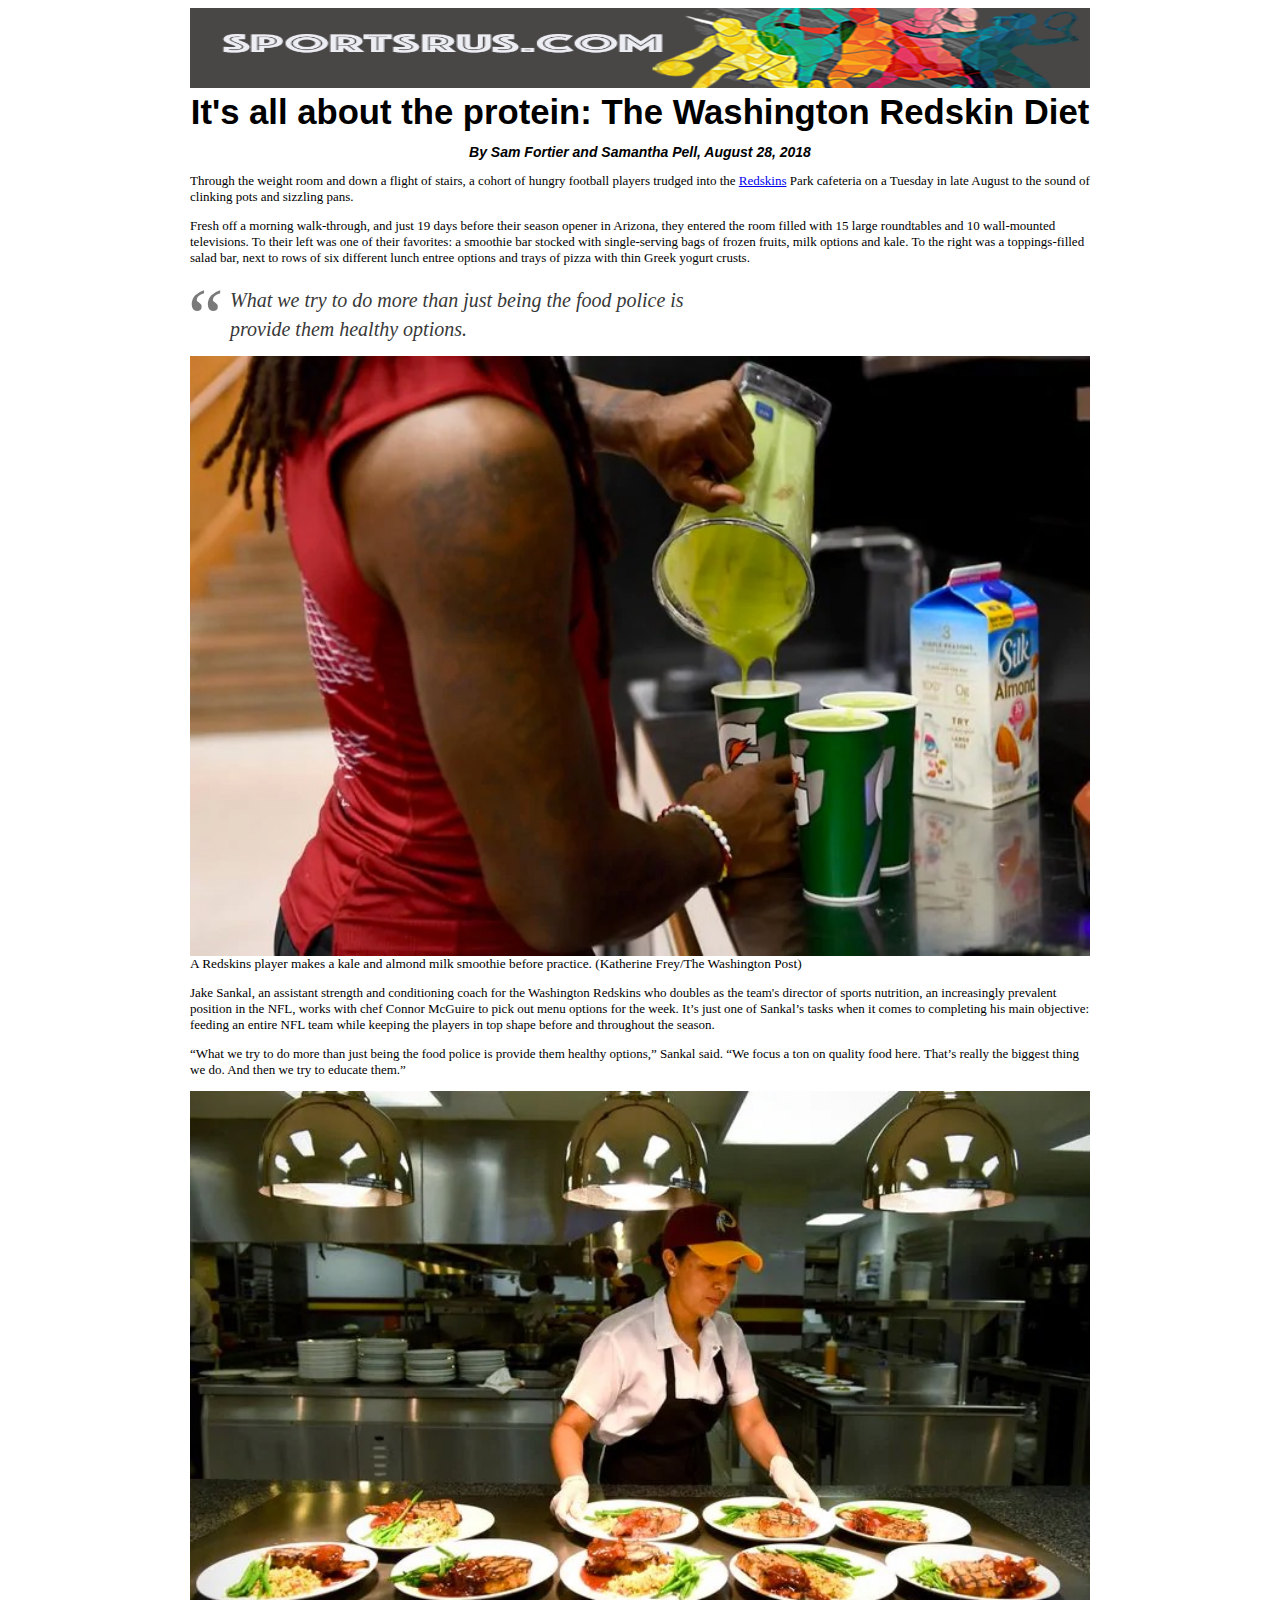
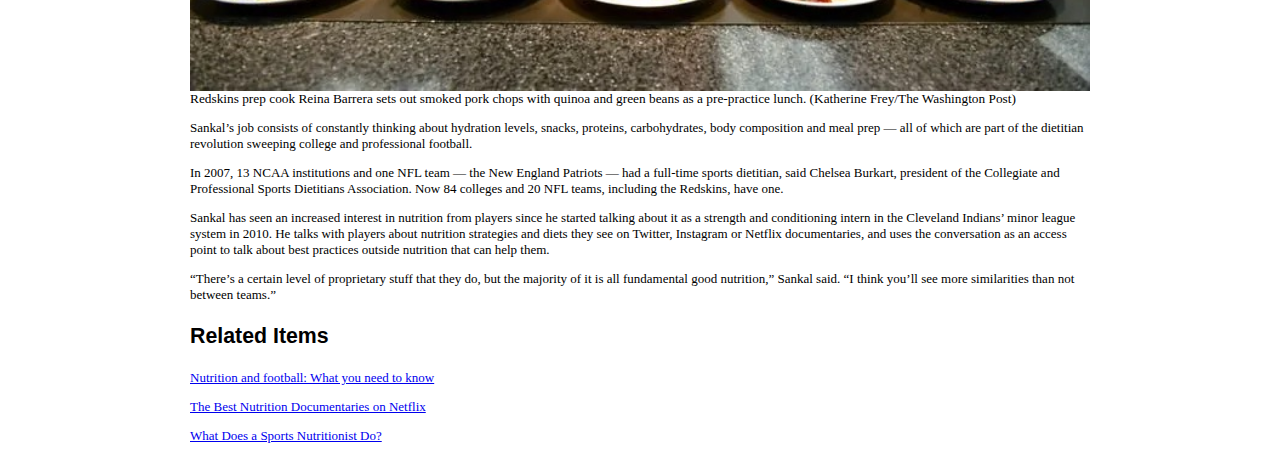
<file: CupelliLayout/index.html>
<html>
  <head>

  <title></title>

  <link rel="stylesheet" type="text/css" href="stylesheet.css">

  </head>

  <body>

<img src="images/cupelli-banner.png" alt="banner"
    width="900" height="80" class="banner">

    <h1>It's all about the protein: The Washington Redskin Diet</h1>

    <h2>By Sam Fortier and Samantha Pell, August 28, 2018</h2>

<div id="content">


    <p>Through the weight room and down a flight of stairs, a cohort of hungry football players trudged into the <a href="https://www.redskins.com">Redskins</a> Park cafeteria on a Tuesday in late August to the sound of clinking pots and sizzling pans.</p>


    <p>Fresh off a morning walk-through, and just 19 days before their season opener in Arizona, they entered the room filled with 15 large roundtables and 10 wall-mounted televisions. To their left was one of their favorites: a smoothie bar stocked with single-serving bags of frozen fruits, milk options and kale. To the right was a toppings-filled salad bar, next to rows of six different lunch entree options and trays of pizza with thin Greek yogurt crusts.</p>

<blockquote>What we try to do more than just being the food police is provide them healthy options.</blockquote>

<figure>
<img src="images/redskins-food-image4.jpg" alt="pic1"
width="900" height="600" class="pic1"/>
<figcaption>A Redskins player makes a kale and almond milk smoothie
   before practice. (Katherine Frey/The Washington Post)</figcaption>
</figure>

    <p>Jake Sankal, an assistant strength and conditioning coach for the Washington Redskins who doubles as the team's director of sports nutrition, an increasingly prevalent position in the NFL, works with chef Connor McGuire to pick out menu options for the week. It’s just one of Sankal’s tasks when it comes to completing his main objective: feeding an entire NFL team while keeping the players in top shape before and throughout the season.</p>


    <p>“What we try to do more than just being the food police is provide them healthy options,” Sankal said. “We focus a ton on quality food here. That’s really the biggest thing we do. And then we try to educate them.”</p>

    <figure>
        <img src="images/redskins-food-image2.jpg" alt="pic2"
        width="900" height="600" class="pic2"/>
        <figcaption>Redskins prep cook Reina Barrera sets out smoked pork chops with quinoa and green beans as a pre-practice lunch. (Katherine Frey/The Washington Post)</figcaption>
        </figure>


    <p>Sankal’s job consists of constantly thinking about hydration levels, snacks, proteins, carbohydrates, body composition and meal prep — all of which are part of the dietitian revolution sweeping college and professional football.</p>


    <p>In 2007, 13 NCAA institutions and one NFL team — the New England Patriots — had a full-time sports dietitian, said Chelsea Burkart, president of the Collegiate and Professional Sports Dietitians Association. Now 84 colleges and 20 NFL teams, including the Redskins, have one.</p>


    <p>Sankal has seen an increased interest in nutrition from players since he started talking about it as a strength and conditioning intern in the Cleveland Indians’ minor league system in 2010. He talks with players about nutrition strategies and diets they see on Twitter, Instagram or Netflix documentaries, and uses the conversation as an access point to talk about best practices outside nutrition that can help them.</p>

    <p>“There’s a certain level of proprietary stuff that they do, but the majority of it is all fundamental good nutrition,” Sankal said. “I think you’ll see more similarities than not between teams.”</p>

<h3>Related Items</h3>
<p><a href="https://training-conditioning.com/article/nutrition-football/">Nutrition and football: What you need to know</a></p>
<p><a href="https://www.active.com/food-and-nutrition/articles/the-best-nutrition-documentaries-on-netflix">The Best Nutrition Documentaries on Netflix</a></p>
<p><a href="https://www.sports-management-degrees.com/faq/what-does-a-sports-nutritionist-do/">What Does a Sports Nutritionist Do?</a></p>

</div>

    </body>

    </html>
</file>
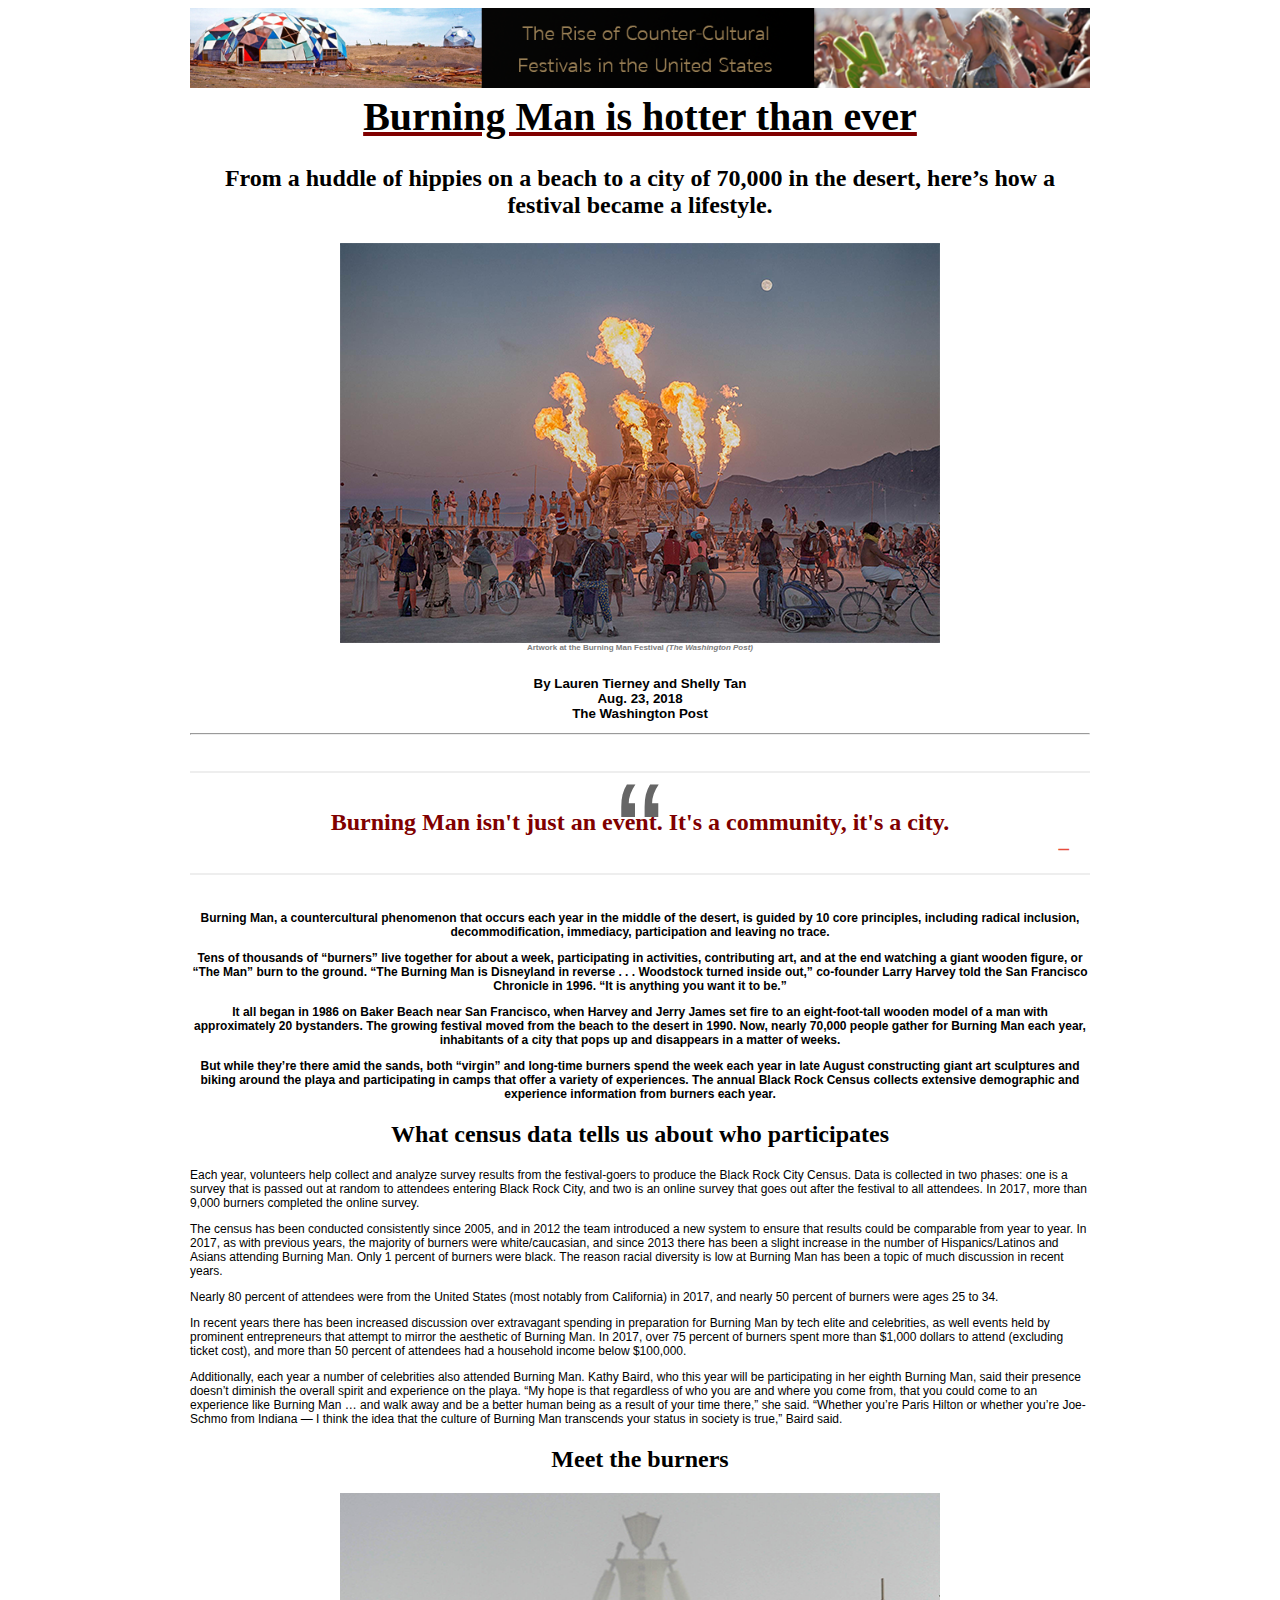
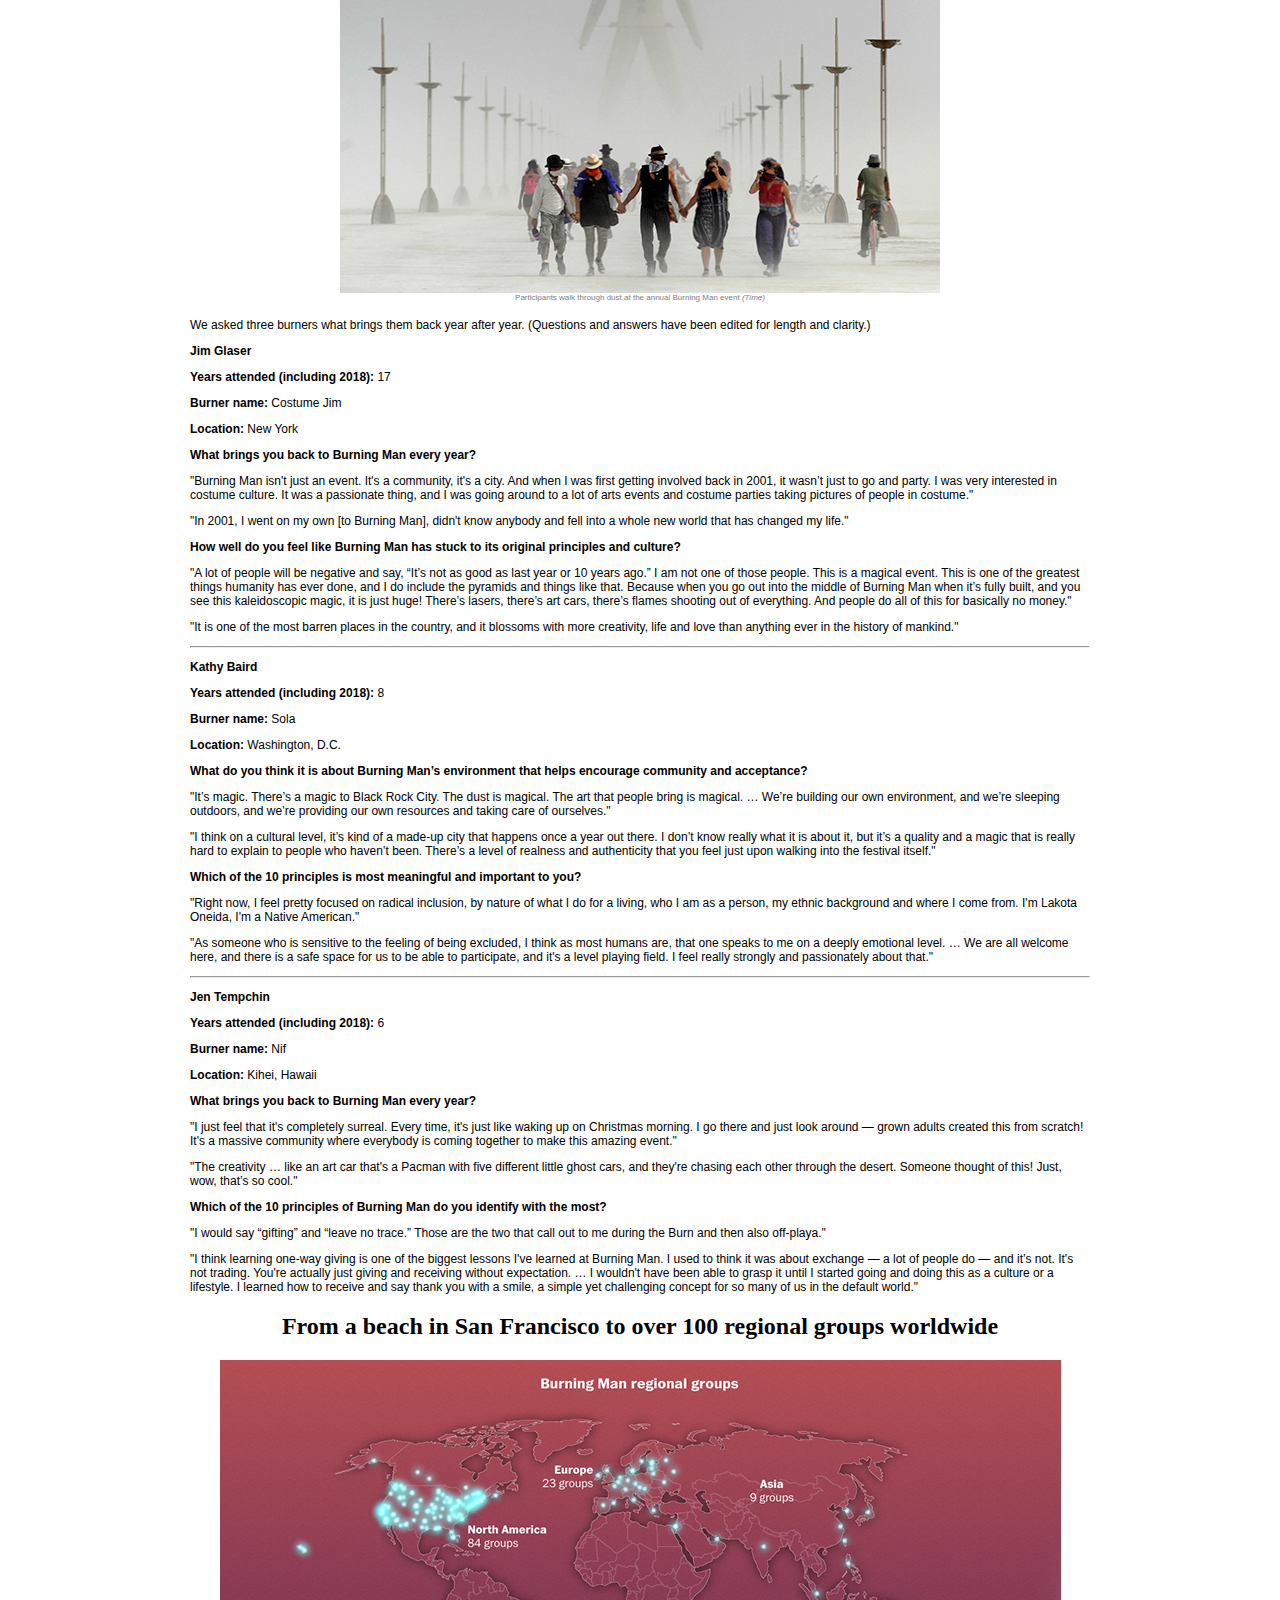
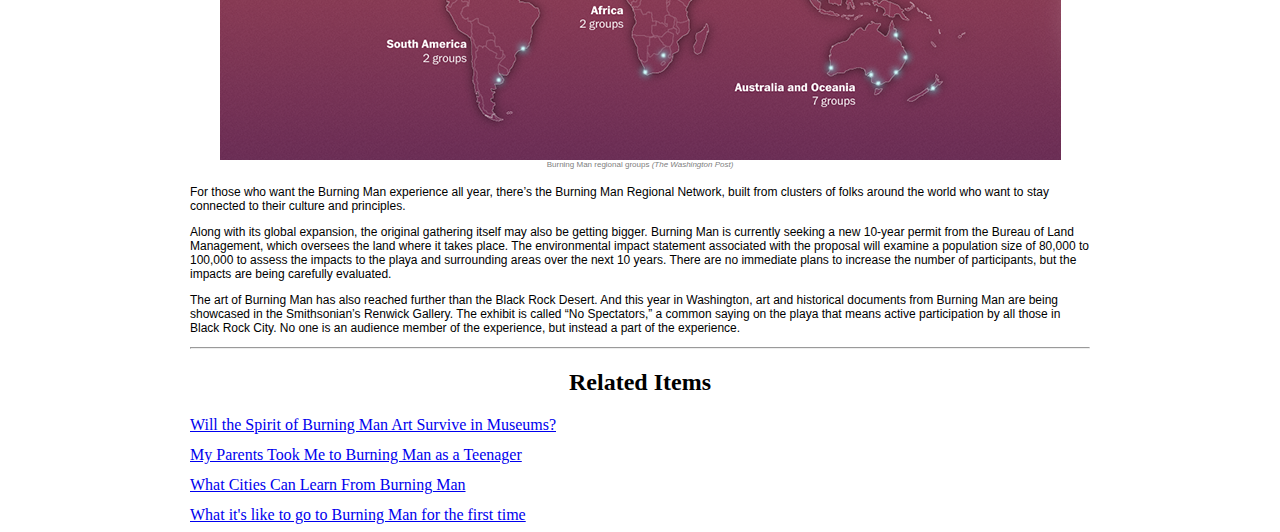
<file: midterm/index.html>
<html>
<head>

  <title></title>

  <link rel="stylesheet" type="text/css" href="stylesheet.css">

  </head>

  <body>

    <!--
    I built this myself!
  -->

<img src="cupelli-banner.png" alt="banner"
width="900" height="80" class="banner">

  <div id="content">

  <h1>Burning Man is hotter than ever</h1>

<h2>From a huddle of hippies on a beach to a city of 70,000 in the desert, here’s how a festival became a lifestyle.<h2>

<figure>
<img src="burning-man-splash-image.png" alt="pic1"
width="600" height="400" class="pic1"/>
<figcaption>Artwork at the Burning Man Festival <em>(The Washington Post)</em></figcaption>
</figure>


<div id="byline">By Lauren Tierney and Shelly Tan</div>
<div id="byline">Aug. 23, 2018</div>
<div id="byline">The Washington Post</div>

<hr>

<blockquote>Burning Man isn't just an event. It's a community, it's a city.</blockquote>

<p>Burning Man, a countercultural phenomenon that occurs each year in the middle of the desert, is guided by 10 core principles, including radical inclusion, decommodification, immediacy, participation and leaving no trace.</p>
  <p>Tens of thousands of “burners” live together for about a week, participating in activities, contributing art, and at the end watching a giant wooden figure, or “The Man” burn to the ground. “The Burning Man is Disneyland in reverse . . . Woodstock turned inside out,” co-founder Larry Harvey told the San Francisco Chronicle in 1996. “It is anything you want it to be.”</p>

<p>It all began in 1986 on Baker Beach near San Francisco, when Harvey and Jerry James set fire to an eight-foot-tall wooden model of a man with approximately 20 bystanders. The growing festival moved from the beach to the desert in 1990. Now, nearly 70,000 people gather for Burning Man each year, inhabitants of a city that pops up and disappears in a matter of weeks.</p>

<p>But while they’re there amid the sands, both “virgin” and long-time burners spend the week each year in late August constructing giant art sculptures and biking around the playa and participating in camps that offer a variety of experiences. The annual Black Rock Census collects extensive demographic and experience information from burners each year.</p>


<h2>What census data tells us about who participates</h2>

<p>Each year, volunteers help collect and analyze survey results from the festival-goers to produce the Black Rock City Census. Data is collected in two phases: one is a survey that is passed out at random to attendees entering Black Rock City, and two is an online survey that goes out after the festival to all attendees. In 2017, more than 9,000 burners completed the online survey.</p>

<p>The census has been conducted consistently since 2005, and in 2012 the team introduced a new system to ensure that results could be comparable from year to year. In 2017, as with previous years, the majority of burners were white/caucasian, and since 2013 there has been a slight increase in the number of Hispanics/Latinos and Asians attending Burning Man. Only 1 percent of burners were black. The reason racial diversity is low at Burning Man has been a topic of much discussion in recent years.</p>

<p>Nearly 80 percent of attendees were from the United States (most notably from California) in 2017, and nearly 50 percent of burners were ages 25 to 34.</p>

<p>In recent years there has been increased discussion over extravagant spending in preparation for Burning Man by tech elite and celebrities, as well events held by prominent entrepreneurs that attempt to mirror the aesthetic of Burning Man. In 2017, over 75 percent of burners spent more than $1,000 dollars to attend (excluding ticket cost), and more than 50 percent of attendees had a household income below $100,000.</p>

<p>Additionally, each year a number of celebrities also attended Burning Man. Kathy Baird, who this year will be participating in her eighth Burning Man, said their presence doesn’t diminish the overall spirit and experience on the playa. “My hope is that regardless of who you are and where you come from, that you could come to an experience like Burning Man … and walk away and be a better human being as a result of your time there,” she said. “Whether you’re Paris Hilton or whether you’re Joe-Schmo from Indiana — I think the idea that the culture of Burning Man transcends your status in society is true,” Baird said.</p>

<h2>Meet the burners</h2>

<figure>
<img src="burning-man-time-photo.png" alt="pic2"
width="600" height="400" class="pic2"/>
<figcaption>Participants walk through dust at the annual Burning Man event <em>(Time)</em></figcaption>
</figure>

<p>We asked three burners what brings them back year after year. (Questions and answers have been edited for length and clarity.)</p>

<p><strong>Jim Glaser</strong></p>

<p><strong>Years attended (including 2018):</strong> 17</p>

<p><strong>Burner name:</strong> Costume Jim</p>

<p><strong>Location:</strong> New York</p>


<p><strong>What brings you back to Burning Man every year?</strong></p>


<p>"Burning Man isn't just an event. It's a community, it's a city. And when I was first getting involved back in 2001, it wasn’t just to go and party. I was very interested in costume culture. It was a passionate thing, and I was going around to a lot of arts events and costume parties taking pictures of people in costume."</p>

<p>"In 2001, I went on my own [to Burning Man], didn't know anybody and fell into a whole new world that has changed my life."</p>


<p><strong>How well do you feel like Burning Man has stuck to its original principles and culture?</strong></p>


<p>"A lot of people will be negative and say, “It’s not as good as last year or 10 years ago.” I am not one of those people. This is a magical event. This is one of the greatest things humanity has ever done, and I do include the pyramids and things like that. Because when you go out into the middle of Burning Man when it’s fully built, and you see this kaleidoscopic magic, it is just huge! There’s lasers, there’s art cars, there’s flames shooting out of everything. And people do all of this for basically no money."</p>

<p>"It is one of the most barren places in the country, and it blossoms with more creativity, life and love than anything ever in the history of mankind."</p>

<hr>

<p><strong>Kathy Baird</strong></p>

<p><strong>Years attended (including 2018):</strong> 8</p>

<p><strong>Burner name:</strong> Sola</p>

<p><strong>Location:</strong> Washington, D.C.</p>


<p><strong>What do you think it is about Burning Man’s environment that helps encourage community and acceptance?</strong></p>


<p>"It’s magic. There’s a magic to Black Rock City. The dust is magical. The art that people bring is magical. … We’re building our own environment, and we’re sleeping outdoors, and we’re providing our own resources and taking care of ourselves."</p>

<p>"I think on a cultural level, it’s kind of a made-up city that happens once a year out there. I don’t know really what it is about it, but it’s a quality and a magic that is really hard to explain to people who haven’t been. There’s a level of realness and authenticity that you feel just upon walking into the festival itself."</p>


<p><strong>Which of the 10 principles is most meaningful and important to you?</strong></p>


<p>"Right now, I feel pretty focused on radical inclusion, by nature of what I do for a living, who I am as a person, my ethnic background and where I come from. I'm Lakota Oneida, I'm a Native American."</p>

<p>"As someone who is sensitive to the feeling of being excluded, I think as most humans are, that one speaks to me on a deeply emotional level. … We are all welcome here, and there is a safe space for us to be able to participate, and it's a level playing field. I feel really strongly and passionately about that."</p>

<hr>

<p><strong>Jen Tempchin</strong></p>

<p><strong>Years attended (including 2018):</strong> 6</p>

<p><strong>Burner name:</strong> Nif</p>

<p><strong>Location:</strong> Kihei, Hawaii</p>


<p><strong>What brings you back to Burning Man every year?</strong></p>


<p>"I just feel that it's completely surreal. Every time, it's just like waking up on Christmas morning. I go there and just look around — grown adults created this from scratch! It's a massive community where everybody is coming together to make this amazing event."</p>

<p>"The creativity … like an art car that's a Pacman with five different little ghost cars, and they're chasing each other through the desert. Someone thought of this! Just, wow, that’s so cool."</p>

<p><strong>Which of the 10 principles of Burning Man do you identify with the most?</strong></p>


<p>"I would say “gifting” and “leave no trace.” Those are the two that call out to me during the Burn and then also off-playa."</p>

<p>"I think learning one-way giving is one of the biggest lessons I've learned at Burning Man. I used to think it was about exchange — a lot of people do — and it’s not. It's not trading. You're actually just giving and receiving without expectation. … I wouldn't have been able to grasp it until I started going and doing this as a culture or a lifestyle. I learned how to receive and say thank you with a smile, a simple yet challenging concept for so many of us in the default world."</p>

<h2>From a beach in San Francisco to over 100 regional groups worldwide</h2>

<figure>
  <img src="burning-man-map.png" alt="map"
  width="841" height="400" class="map"/>
  <figcaption>Burning Man regional groups <em>(The Washington Post)</em></figcaption>
</figure>

<p>For those who want the Burning Man experience all year, there’s the Burning Man Regional Network, built from clusters of folks around the world who want to stay connected to their culture and principles.</p>

<p>Along with its global expansion, the original gathering itself may also be getting bigger. Burning Man is currently seeking a new 10-year permit from the Bureau of Land Management, which oversees the land where it takes place. The environmental impact statement associated with the proposal will examine a population size of 80,000 to 100,000 to assess the impacts to the playa and surrounding areas over the next 10 years. There are no immediate plans to increase the number of participants, but the impacts are being carefully evaluated.</p>

<p>The art of Burning Man has also reached further than the Black Rock Desert. And this year in Washington, art and historical documents from Burning Man are being showcased in the Smithsonian’s Renwick Gallery. The exhibit is called “No Spectators,” a common saying on the playa that means active participation by all those in Black Rock City. No one is an audience member of the experience, but instead a part of the experience.</p>

<hr>

<h2>Related Items</h2>

<a href="https://www.nytimes.com/2018/03/23/arts/design/burning-man-art-renwick-gallery.html"
target="_new">Will the Spirit of Burning Man Art Survive in Museums?</a>
<p></p>
<a href="https://www.vogue.com/article/burning-man-festival-with-family-teenagers"
target="_new">My Parents Took Me to Burning Man as a Teenager</a>
<p></p>
<a href="https://www.governing.com/topics/urban/gov-burning-man.html"
target="_new">What Cities Can Learn From Burning Man</a>
<p></p>
<a href="https://medium.com/@GLovely/what-its-like-to-go-to-burning-man-for-the-first-time-b94b6c133fcf"
target="_new">What it's like to go to Burning Man for the first time</a>

</div>
    </body>

    </html>
</file>
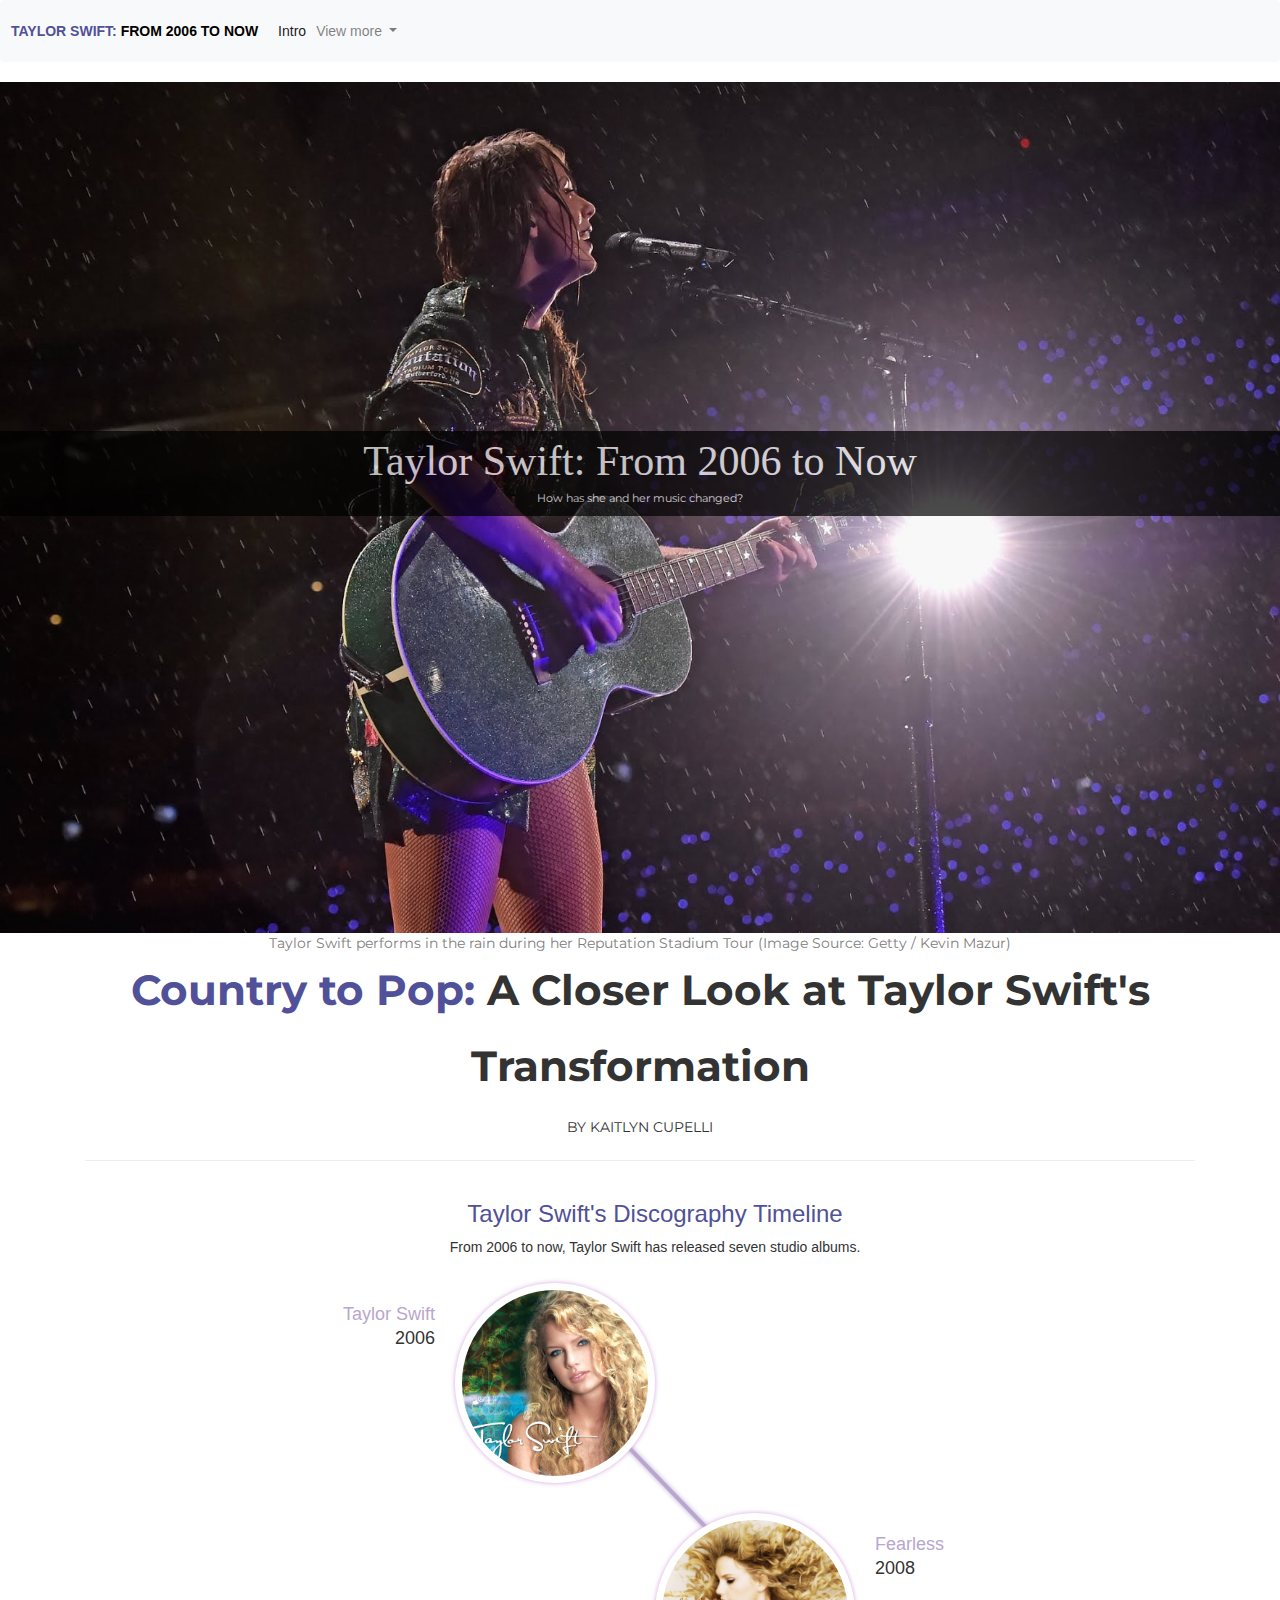
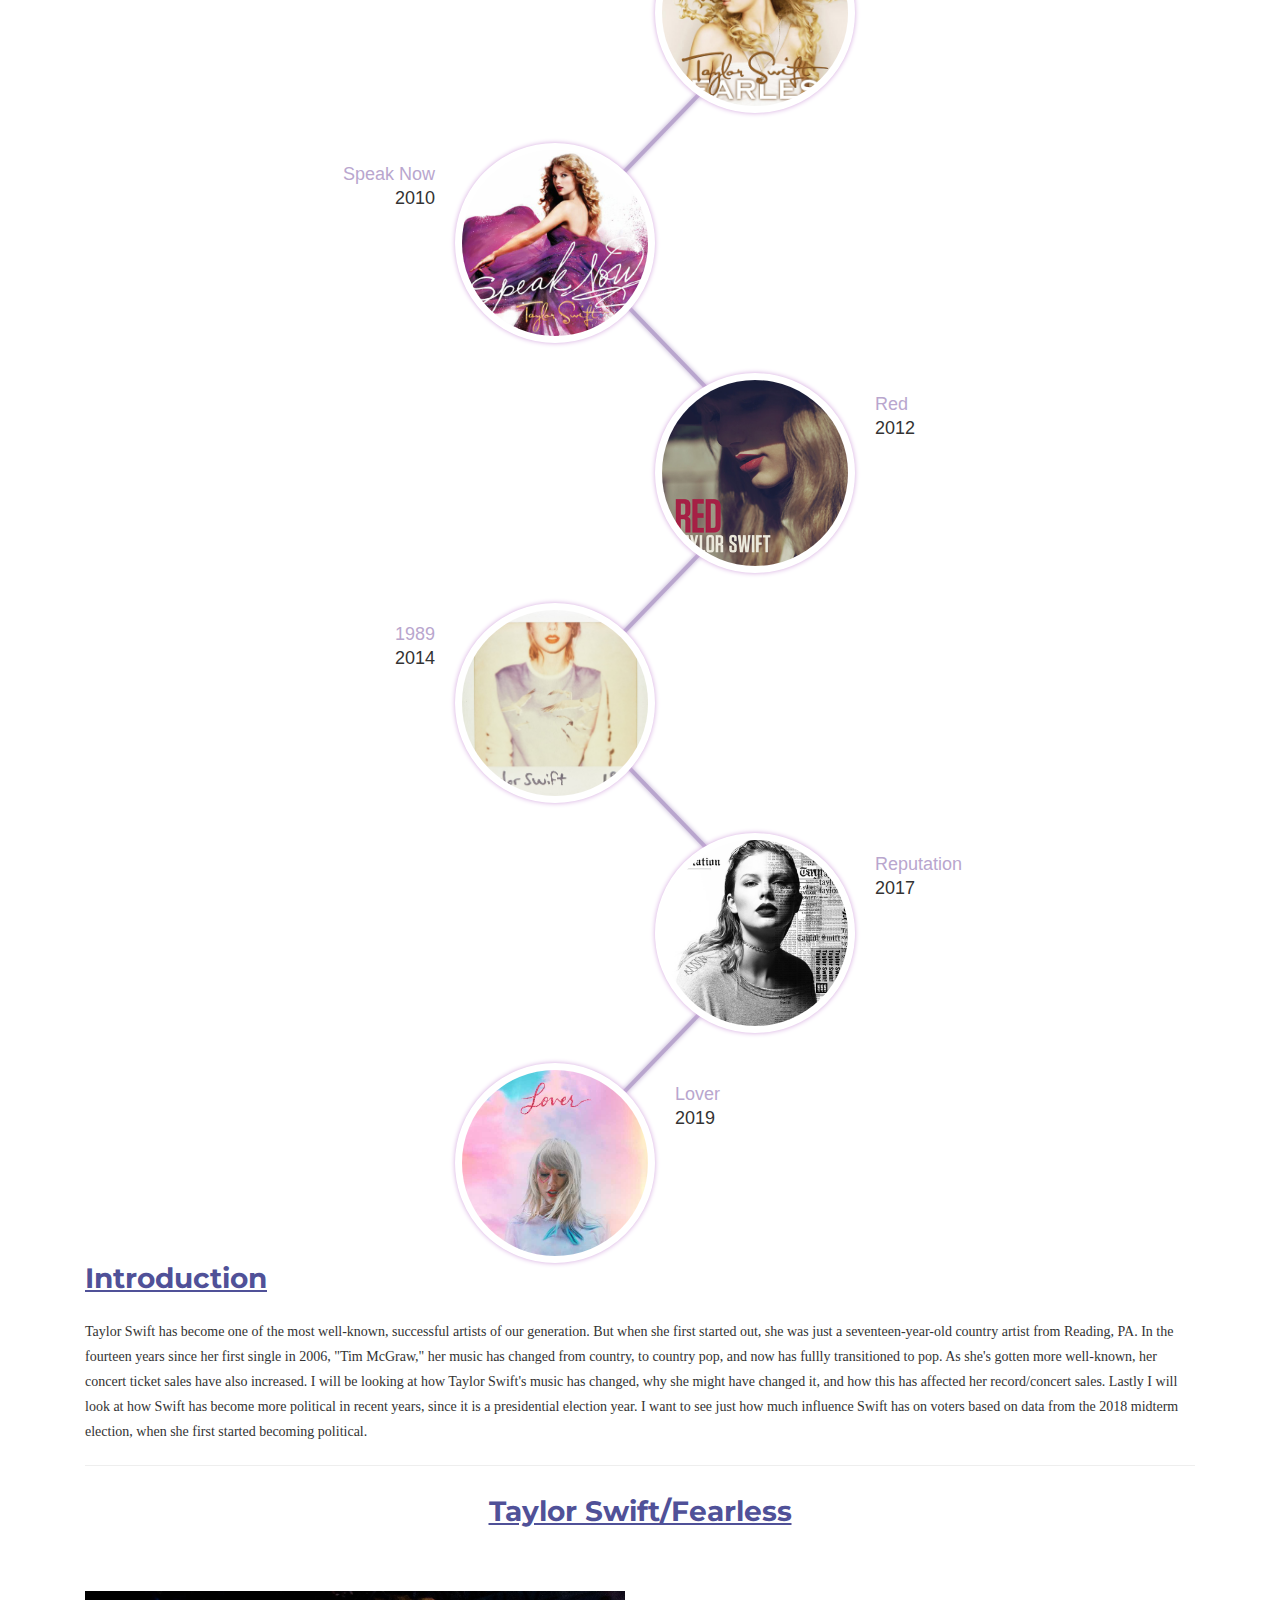
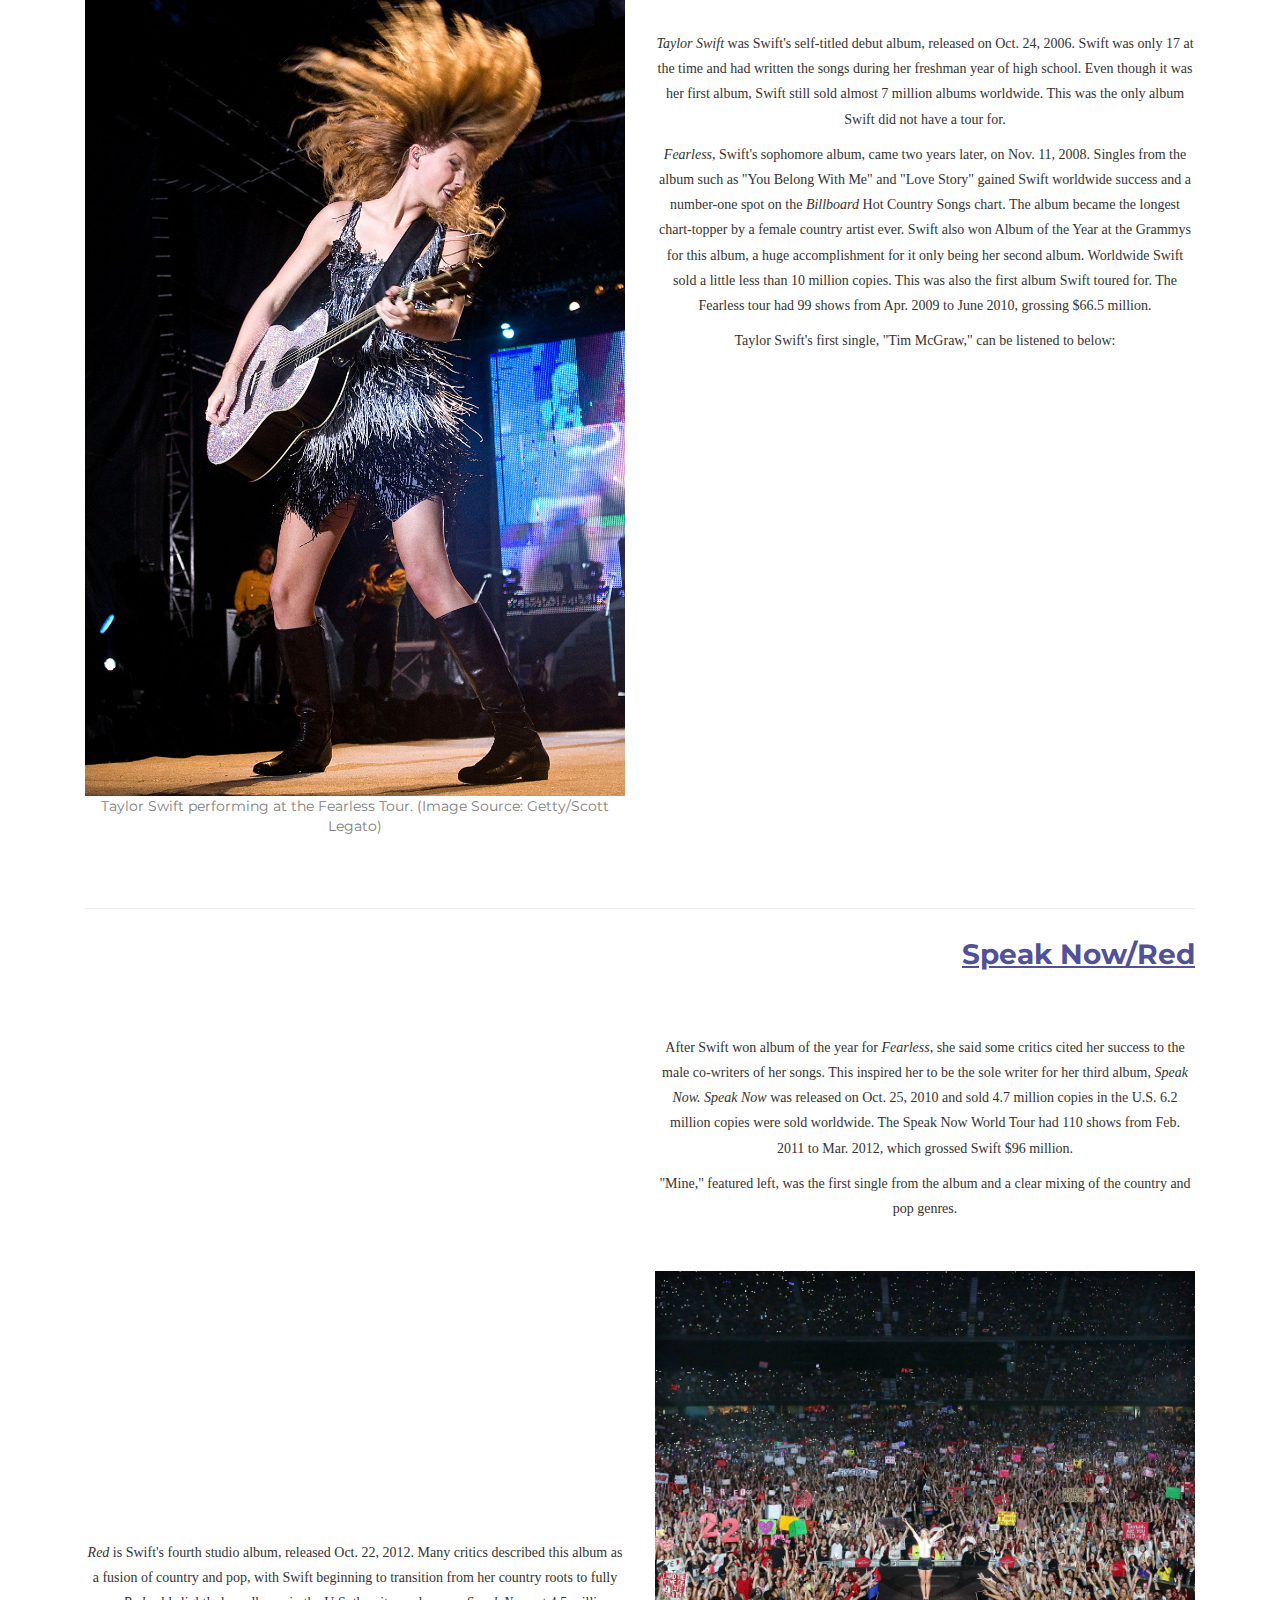
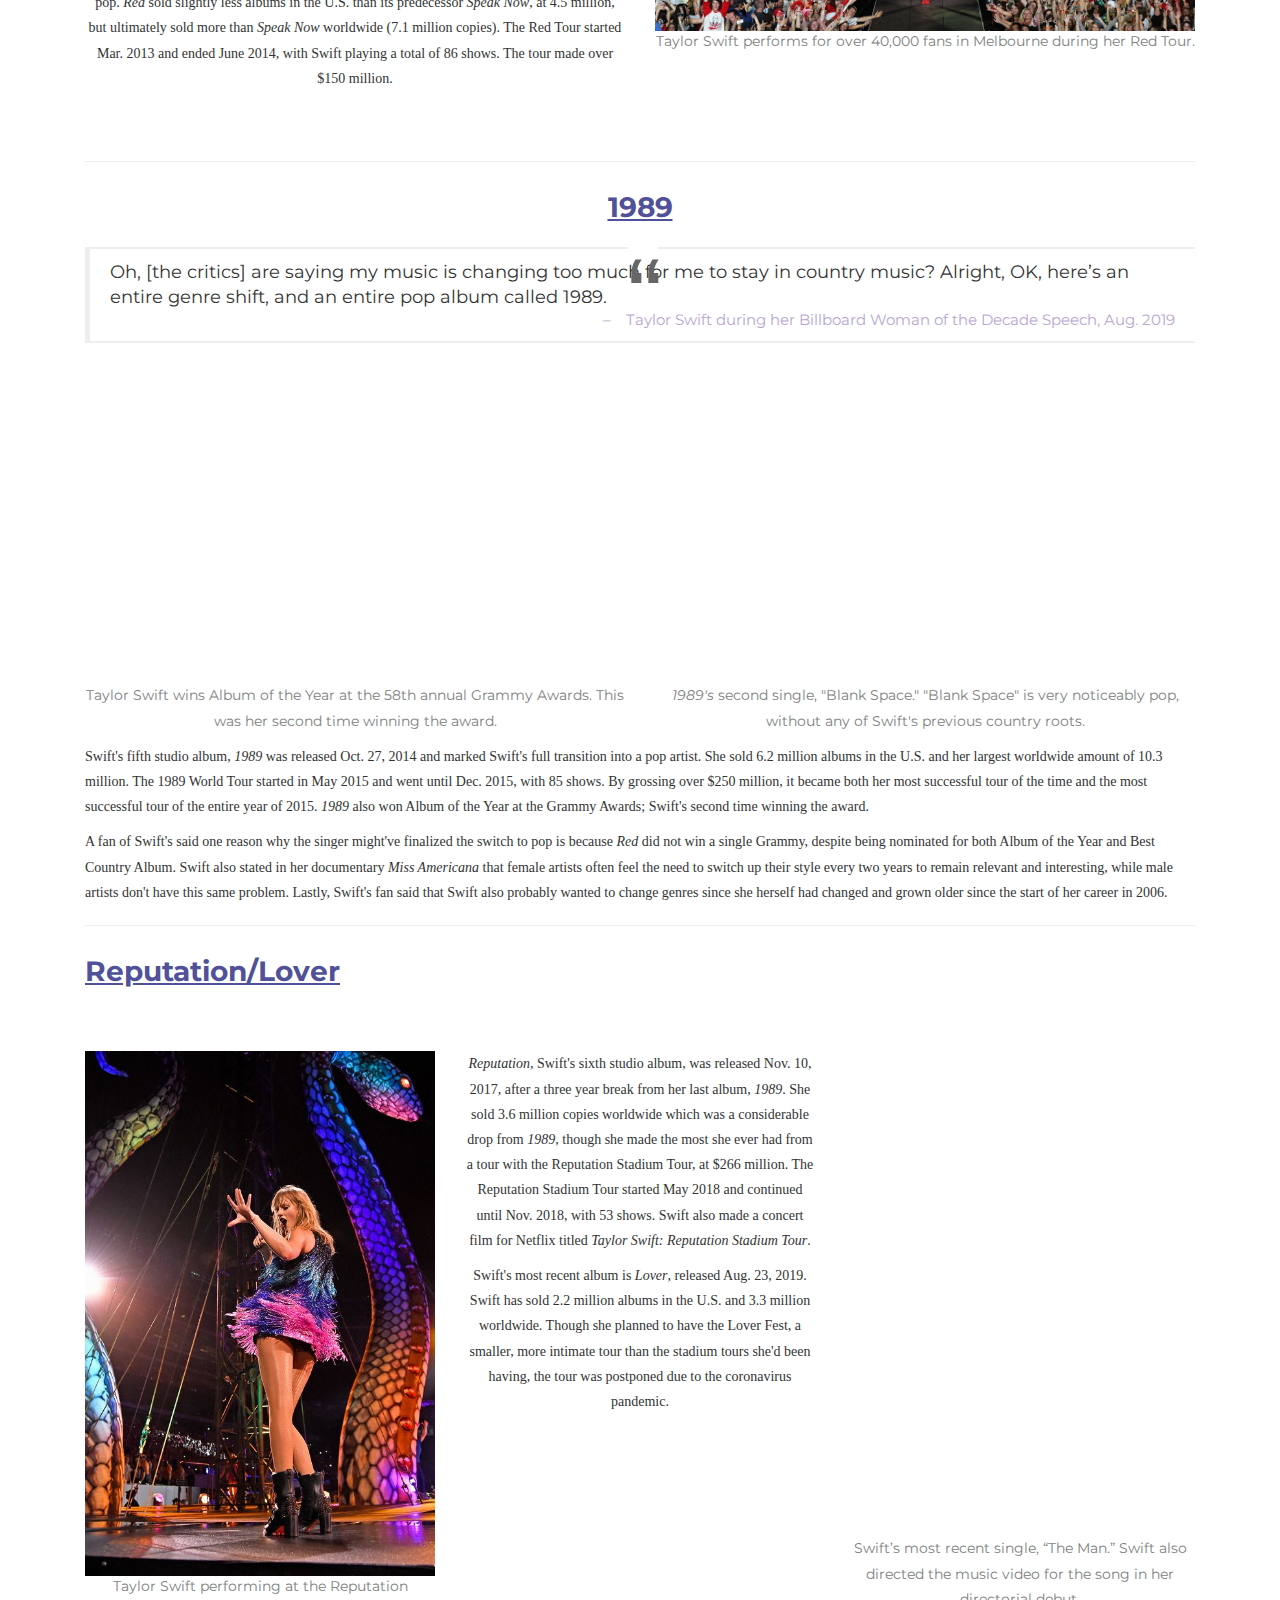
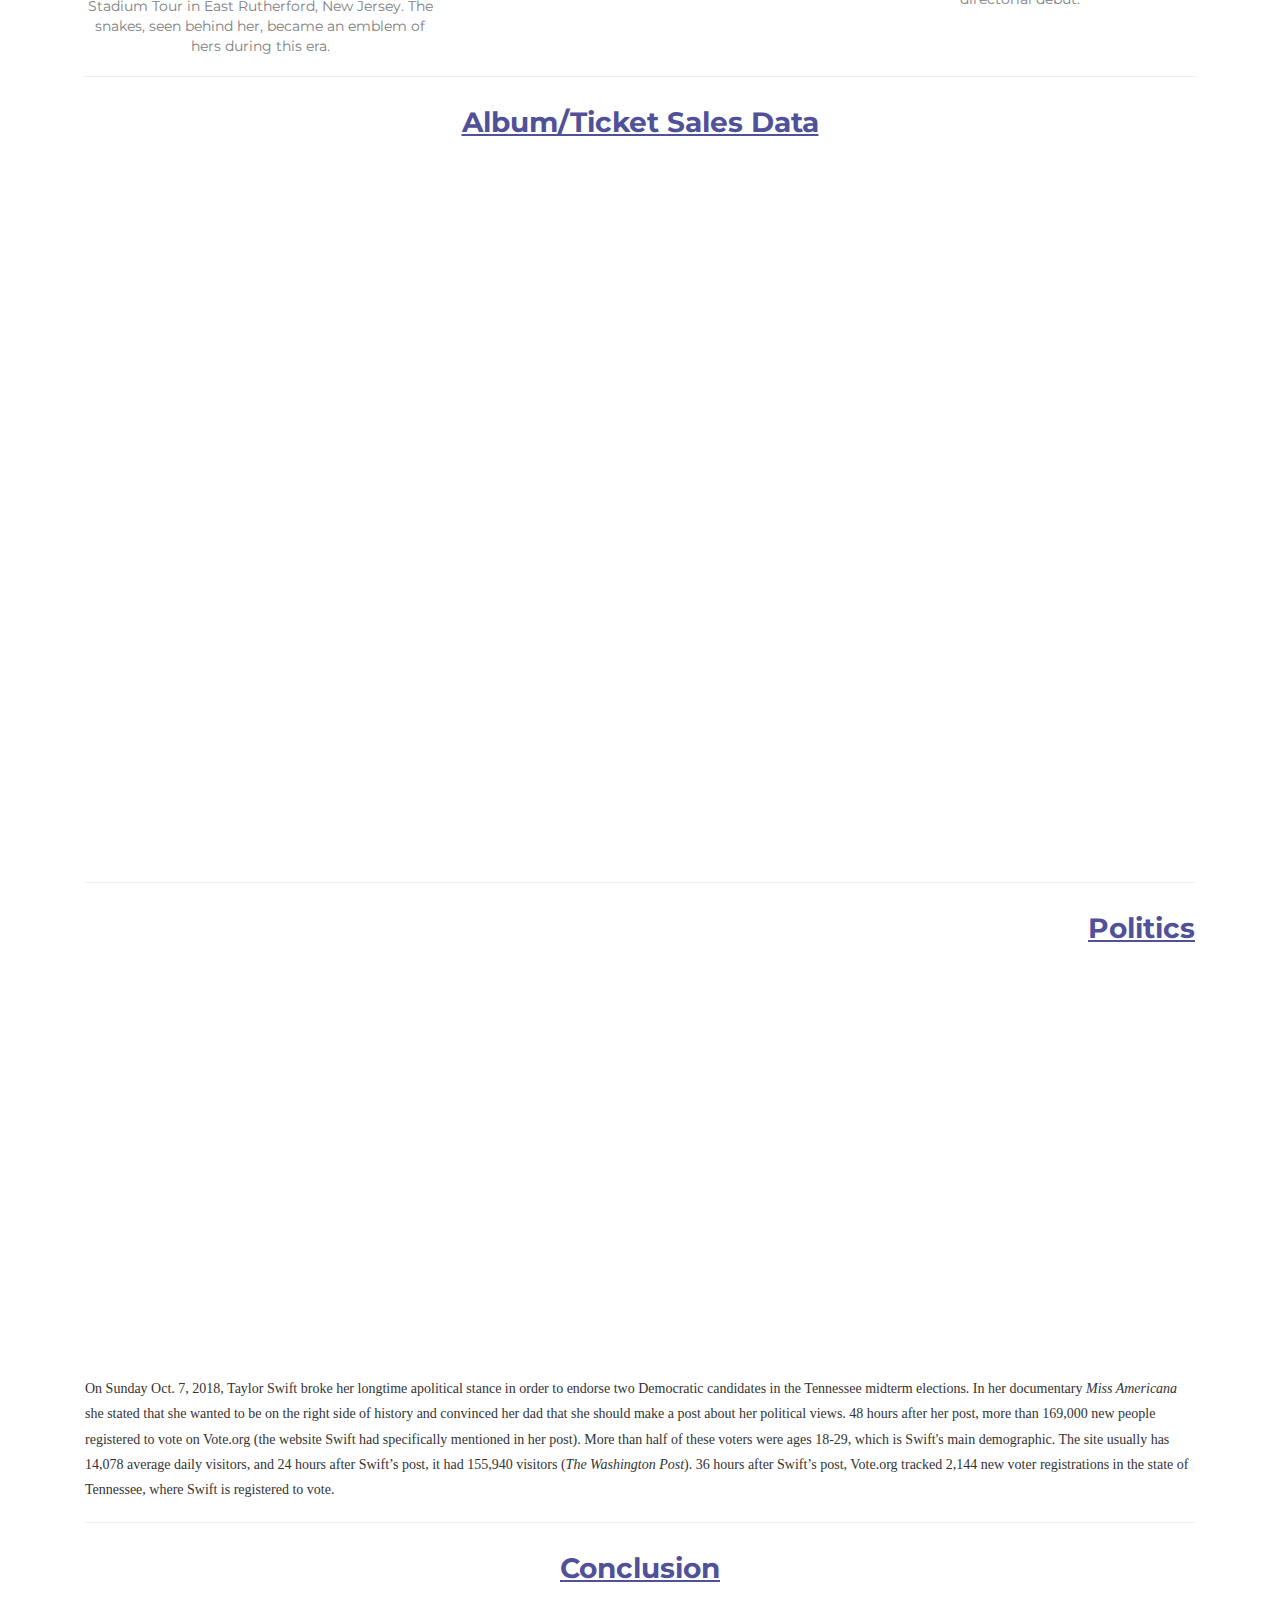
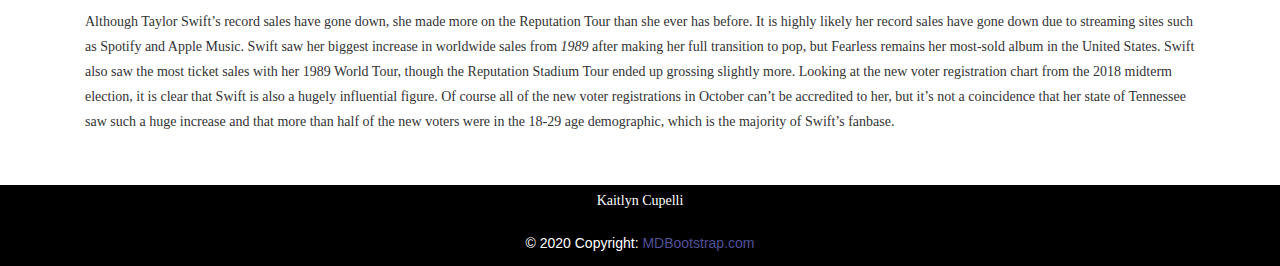
<file: final/final-proj.html>
<!doctype html>

<html lang="en">
<head>
  <meta charset="utf-8">
  <meta name="viewport" content="width=device-width, initial-scale=1, shrink-to-fit=no">

  <title>Final project</title>
  <meta name="description" content="Merrill College of Journalism, UMD">
  <meta name="author" content="Adam Marton">

  <!-- Bootstrap CSS -->
<link rel="stylesheet" href="https://stackpath.bootstrapcdn.com/bootstrap/4.4.1/css/bootstrap.min.css" integrity="sha384-Vkoo8x4CGsO3+Hhxv8T/Q5PaXtkKtu6ug5TOeNV6gBiFeWPGFN9MuhOf23Q9Ifjh" crossorigin="anonymous">

<!-- CSS Stylesheet -->
<link rel="stylesheet" type="text/css" href="style.css">

<!-- Font family -->
<link href="https://fonts.googleapis.com/css2?family=Montserrat:wght@400;700&display=swap" rel="stylesheet">

<link href="//maxcdn.bootstrapcdn.com/bootstrap/3.3.0/css/bootstrap.min.css" rel="stylesheet" id="bootstrap-css">
<script src="//maxcdn.bootstrapcdn.com/bootstrap/3.3.0/js/bootstrap.min.js"></script>
<script src="//code.jquery.com/jquery-1.11.1.min.js"></script>

<link href="//maxcdn.bootstrapcdn.com/bootstrap/3.3.0/css/bootstrap.min.css" rel="stylesheet" id="bootstrap-css">
<script src="//maxcdn.bootstrapcdn.com/bootstrap/3.3.0/js/bootstrap.min.js"></script>
<script src="//code.jquery.com/jquery-1.11.1.min.js"></script>

<link href="//maxcdn.bootstrapcdn.com/bootstrap/3.3.0/css/bootstrap.min.css" rel="stylesheet" id="bootstrap-css">
<script src="//maxcdn.bootstrapcdn.com/bootstrap/3.3.0/js/bootstrap.min.js"></script>
<script src="//code.jquery.com/jquery-1.11.1.min.js"></script>

</head>
<body>

  <!-- NavBar -->
  <nav class="navbar navbar-expand-lg navbar-light bg-light">
    <span class="nav-logo"><span class="purple">Taylor Swift:</span> From 2006 to Now</span>
    <button class="navbar-toggler" type="button" data-toggle="collapse" data-target="#navbarSupportedContent" aria-controls="navbarSupportedContent" aria-expanded="false" aria-label="Toggle navigation">
      <span class="navbar-toggler-icon"></span>
    </button>

    <div class="collapse navbar-collapse" id="navbarSupportedContent">
      <ul class="navbar-nav mr-auto">
        <li class="nav-item active">
          <a class="nav-link" href="#introduction">Intro</a> <a class="sr-only">(current)</a>
        </li>
        <li class="nav-item dropdown">
          <a class="nav-link dropdown-toggle" href="#" id="navbarDropdown" role="button" data-toggle="dropdown" aria-haspopup="true" aria-expanded="false">
            View more
          </a>
          <div class="dropdown-menu" aria-labelledby="navbarDropdown">
            <a class="dropdown-item" href="#albums">The albums</a>
            <a class="dropdown-item" href="#data">The data</a>
            <div class="dropdown-divider"></div>
            <a class="dropdown-item" href="#final">Politics/Conclusion</a>
          </div>
        </li>
      </ul>
    </div>
  </nav>
  <!-- End NavBar -->

<!-- Splashpic -->

  <div class="hero-container">
<img src="taylorpic.jpg" class="hero-image">
<div class="overlay">
<div class="hero-head">Taylor Swift: From 2006 to Now
<div class="hero-sub">How has she and her music changed?
</div>
  </div>
</div>
<imgcaption class="image-caption">Taylor Swift performs in the rain during her Reputation Stadium Tour (Image Source: Getty / Kevin Mazur)</imgcaption>
</div>

<!-- End splashpic -->

<div class="container">

<p class="headline"><span class="purple">Country to Pop:</span> A Closer Look at Taylor Swift's Transformation</p>

<p class="byline">By Kaitlyn Cupelli</p>

<hr>

<!-- Timeline ---------->

<div class="container">
  <div class="row">
    <div class="col-lg-12">
      <h3 class="text-center"><span class="purple">Taylor Swift's Discography Timeline</span></h3>
    <p>
        <center>From 2006 to now, Taylor Swift has released seven studio albums.</center></p>
      <ul class="timeline">
        <li>
          <div class="timeline-image">
            <img class="img-responsive" src="taylorswift.jpg" alt="first">
          </div>
          <div class="timeline-panel">
            <div class="timeline-heading">
              <h4><span class="lightpurple">Taylor Swift</span></h4>
              <h4 class="subheading">2006</h4>
            </div>
            <div class="timeline-body">
              <p class="text-muted">

              </p>
            </div>
          </div>
          <div class="line"></div>
        </li>
        <li class="timeline-inverted">
          <div class="timeline-image">
            <img class="img-responsive" src="fearless.jpg" alt="second">
          </div>
          <div class="timeline-panel">
            <div class="timeline-heading">
              <h4><span class="lightpurple">Fearless</span></h4>
              <h4 class="subheading">2008</h4>
            </div>
            <div class="timeline-body">
              <p class="text-muted">

              </p>
            </div>
          </div>
          <div class="line"></div>
        </li>
        <li>
          <div class="timeline-image">
            <img class="img-circle img-responsive" src="speaknow.jpg" alt="third">
          </div>
          <div class="timeline-panel">
            <div class="timeline-heading">
              <h4><span class="lightpurple">Speak Now</span></h4>
              <h4 class="subheading">2010</h4>
            </div>
            <div class="timeline-body">
              <p class="text-muted">

              </p>
            </div>
          </div>
          <div class="line"></div>
        </li>
        <li class="timeline-inverted">
          <div class="timeline-image">
            <img class="img-responsive" src="red.png" alt="fourth">
          </div>
          <div class="timeline-panel">
            <div class="timeline-heading">
              <h4><span class="lightpurple">Red</span></h4>
              <h4 class="subheading">2012</h4>
            </div>
            <div class="timeline-body">
              <p class="text-muted">

              </p>
            </div>
          </div>
          <div class="line"></div>
        </li>
        <li>
          <div class="timeline-image">
            <img class="img-responsive" src="1989.jpg" alt="fifth">
          </div>
          <div class="timeline-panel">
            <div class="timeline-heading">
              <h4><span class="lightpurple">1989</span></h4>
              <h4 class="subheading">2014</h4>
            </div>
            <div class="timeline-body">
              <p class="text-muted">

              </p>
            </div>
          </div>
          <div class="line"></div>
        </li>
        <li class="timeline-inverted">
          <div class="timeline-image">
            <img class="img-responsive" src="reputation.png" alt="sixth">
          </div>
          <div class="timeline-panel">
            <div class="timeline-heading">
              <h4><span class="lightpurple">Reputation</span></h4>
              <h4 class="subheading">2017</h4>
            </div>
            <div class="timeline-body">
              <p class="text-muted">

              </p>
            </div>
          </div>
          <div class="line"></div>
        </li>
        <li class="timeline-inverted">
          <div class="timeline-image">
            <img class="img-responsive" src="lover.jpg" alt="seventh">
          </div>
          <div class="timeline-panel">
            <div class="timeline-heading">
              <h4><span class="lightpurple">Lover</span></h4>
              <h4 class="subheading">2019</h4>
            </div>
            <div class="timeline-body">
              <p class="text-muted">

              </p>
            </div>
          </div>
        </li>
      </ul>
    </div>
  </div>
</div>

<!-- End Timeline -->

<!-- Introduction -->

<a id="introduction"><p class="chapter">Introduction</p>

<p>Taylor Swift has become one of the most well-known, successful artists of our generation. But when she first started out, she was just a seventeen-year-old country artist from Reading, PA. In the fourteen years since her first single in 2006, "Tim McGraw," her music has changed from country, to country pop, and now has fullly transitioned to pop. As she's gotten more well-known, her concert ticket sales have also increased. I will be looking at how Taylor Swift's music has changed, why she might have changed it, and how this has affected her record/concert sales. Lastly I will look at how Swift has become more political in recent years, since it is a presidential election year. I want to see just how much influence Swift has on voters based on data from the 2018 midterm election, when she first started becoming political.</p>

<!-- End introduction -->

<hr>

<!-- Albums -->

<a id="albums"><p class="chapter-middle">Taylor Swift/Fearless</p>
<br></br>
<div class="row">

    <div class="col-md-6" align="center">
      <img src="fearlesstour.jpg" class="img-fluid" alt="firsttour">
      <imgcaption class="image-caption">Taylor Swift performing at the Fearless Tour. (Image Source: Getty/Scott Legato)</imgcaption>
    </div>

    <div class="col-md-6" align="center">
<br></br>
<p><i>Taylor Swift</i> was Swift's self-titled debut album, released on Oct. 24, 2006. Swift was only 17 at the time and had written the songs during her freshman year of high school.  Even though it was her first album, Swift still sold almost 7 million albums worldwide. This was the only album Swift did not have a tour for.</p>
<p><i>Fearless</i>, Swift's sophomore album, came two years later, on Nov. 11, 2008. Singles from the album such as "You Belong With Me" and "Love Story" gained Swift worldwide success and a number-one spot on the <i>Billboard</i> Hot Country Songs chart. The album became the longest chart-topper by a female country artist ever. Swift also won Album of the Year at the Grammys for this album, a huge accomplishment for it only being her second album. Worldwide Swift sold a little less than 10 million copies. This was also the first album Swift toured for. The Fearless tour had 99 shows from Apr. 2009 to June 2010, grossing $66.5 million.</p>

<p>Taylor Swift's first single, "Tim McGraw," can be listened to below:</p>
    <iframe src="https://open.spotify.com/embed/track/0Om9WAB5RS09L80DyOfTNa?si=33DlMDMPTl6G7TF9mcHIDA" width="400" height="480" frameborder="0" allowtransparency="true" allow="encrypted-media"></iframe>

    </div>


      </div>


<br></br>

<hr>

<p class="chapter-right">Speak Now/Red</p>

<br></br>
<div class="row">

    <div class="col-md-6" align="center">
      <iframe src="https://open.spotify.com/embed/track/0dBW6ZsW8skfvoRfgeerBF?si=XwYsQTCFTVyHhVUSVDUEtw" width="400" height="480" frameborder="0" allowtransparency="true" allow="encrypted-media"></iframe>

<br></br>
      <p><i>Red</i> is Swift's fourth studio album, released Oct. 22, 2012. Many critics described this album as a fusion of country and pop, with Swift beginning to transition from her country roots to fully pop. <i>Red</i> sold slightly less albums in the U.S. than its predecessor <i>Speak Now</i>, at 4.5 million, but ultimately sold more than <i>Speak Now</i> worldwide (7.1 million copies). The Red Tour started Mar. 2013 and ended June 2014, with Swift playing a total of 86 shows. The tour made over $150 million.</p>

    </div>

    <div class="col-md-6" align="center">

<p>After Swift won album of the year for <i>Fearless</i>, she said some critics cited her success to the male co-writers of her songs. This inspired her to be the sole writer for her third album, <i>Speak Now.</i> <i>Speak Now</i> was released on Oct. 25, 2010 and sold 4.7 million copies in the U.S. 6.2 million copies were sold worldwide. The Speak Now World Tour had 110 shows from Feb. 2011 to Mar. 2012, which grossed Swift $96 million.</p>
<p>"Mine," featured left, was the first single from the album and a clear mixing of the country and pop genres.</p>

<br></br>

<img src="redtour.jpg" class="img-fluid" alt="thirdtour">
<imgcaption class="image-caption">Taylor Swift performs for over 40,000 fans in Melbourne during her Red Tour.</imgcaption>

    </div>

</div>

<br></br>

<hr>

<p class="chapter-middle">1989</p>

<blockquote cite="Taylor Swift during her Billboard Woman of the Decade Speech, Aug. 2019">
  Oh, [the critics] are saying my music is changing too much for me to stay in country music? Alright, OK, here’s an entire genre shift, and an entire pop album called 1989.
</blockquote>

<div class="row">
  <div class="col-md-6" align="center">

    <center><iframe width="560" height="315" src="https://www.youtube.com/embed/dMCAEUb0h34" frameborder="0" allow="accelerometer; autoplay; encrypted-media; gyroscope; picture-in-picture" allowfullscreen></iframe></center>
    <p style="font-family:'Montserrat', sans-serif"><font color="808080">Taylor Swift wins Album of the Year at the 58th annual Grammy Awards. This was her second time winning the award.</font></p>
</div>

      <div class="col-md-6" align="center">
<iframe src="https://open.spotify.com/embed/track/2sC2P3BN0IXujNaaSyDmtP?si=mVGDojsBSYaKx36kOGQvLg" width="560" height="315" frameborder="0" allowtransparency="true" allow="encrypted-media"></iframe>
<p style="font-family:'Montserrat', sans-serif"><font color="#808080"><i>1989's</i> second single, "Blank Space." "Blank Space" is very noticeably pop, without any of Swift's previous country roots.</font></p>
      </div>

      </div>

<p>Swift's fifth studio album, <i>1989</i> was released Oct. 27, 2014 and marked Swift's full transition into a pop artist. She sold 6.2 million albums in the U.S. and her largest worldwide amount of 10.3 million. The 1989 World Tour started in May 2015 and went until Dec. 2015, with 85 shows. By grossing over $250 million, it became both her most successful tour of the time and the most successful tour of the entire year of 2015. <i>1989</i> also won Album of the Year at the Grammy Awards; Swift's second time winning the award.</p>

<p>A fan of Swift's said one reason why the singer might've finalized the switch to pop is because <i>Red</i> did not win a single Grammy, despite being nominated for both Album of the Year and Best Country Album. Swift also stated in her documentary <i>Miss Americana</i> that female artists often feel the need to switch up their style every two years to remain relevant and interesting, while male artists don't have this same problem. Lastly, Swift's fan said that Swift also probably wanted to change genres since she herself had changed and grown older since the start of her career in 2006.</p>

<hr>

<p class="chapter">Reputation/Lover</p>

<br></br>

<div class="row">
  <div class="col-md-4" align="center">

    <img src="reputation-tour.jpg" class="img-fluid" alt="reptour">
    <imgcaption class="image-caption">Taylor Swift performing at the Reputation Stadium Tour in East Rutherford, New Jersey. The snakes, seen behind her, became an emblem of hers during this era.</imgcaption>
    </div>

    <div class="col-md-4" align="center">
<p><i>Reputation</i>, Swift's sixth studio album, was released Nov. 10, 2017, after a three year break from her last album, <i>1989</i>. She sold 3.6 million copies worldwide which was a considerable drop from <i>1989</i>, though she made the most she ever had from a tour with the Reputation Stadium Tour, at $266 million. The Reputation Stadium Tour started May 2018 and continued until Nov. 2018, with 53 shows. Swift also made a concert film for Netflix titled <i>Taylor Swift: Reputation Stadium Tour</i>.</p>
<p>Swift's most recent album is <i>Lover</i>, released Aug. 23, 2019. Swift has sold 2.2 million albums in the U.S. and 3.3 million worldwide. Though she planned to have the Lover Fest, a smaller, more intimate tour than the stadium tours she'd been having, the tour was postponed due to the coronavirus pandemic.</p>
    </div>

      <div class="col-md-4" align="center">
<iframe src="https://open.spotify.com/embed/track/3RauEVgRgj1IuWdJ9fDs70?si=hIndIvzPQFmohdQ45iFoVw" width="400" height="480" frameborder="0" allowtransparency="true" allow="encrypted-media"></iframe>
<p style="font-family:'Montserrat', sans-serif"><font color="#808080">Swift’s most recent single, “The Man.” Swift also directed the music video for the song in her directorial debut.</font></p>

      </div>

      </div>

<!-- End albums -->

<hr>

<!-- Data -->

<a id="data"><p class="chapter-middle">Album/Ticket Sales Data</p>

<br></br>

<div class="row">

    <div class="col-md-4" align="center">
      <br></br>
      <iframe title="Taylor Swift Album Sales" aria-label="Interactive line chart" id="datawrapper-chart-JHbPj" src="https://datawrapper.dwcdn.net/JHbPj/2/" scrolling="no" frameborder="0" style="width: 0; min-width: 100% !important; border: none;" height="251"></iframe><script type="text/javascript">!function(){"use strict";window.addEventListener("message",(function(a){if(void 0!==a.data["datawrapper-height"])for(var e in a.data["datawrapper-height"]){var t=document.getElementById("datawrapper-chart-"+e)||document.querySelector("iframe[src*='"+e+"']");t&&(t.style.height=a.data["datawrapper-height"][e]+"px")}}))}();
</script>

    </div>

    <div class="col-md-4" align="center">
      <iframe title="Taylor Swift Concert Ticket Sales" aria-label="Interactive area chart" id="datawrapper-chart-rgpUP" src="https://datawrapper.dwcdn.net/rgpUP/2/" scrolling="no" frameborder="0" style="width: 0; min-width: 100% !important; border: none;" height="654"></iframe><script type="text/javascript">!function(){"use strict";window.addEventListener("message",(function(a){if(void 0!==a.data["datawrapper-height"])for(var e in a.data["datawrapper-height"]){var t=document.getElementById("datawrapper-chart-"+e)||document.querySelector("iframe[src*='"+e+"']");t&&(t.style.height=a.data["datawrapper-height"][e]+"px")}}))}();
</script>


    </div>

<div class="col-md-4" align="center">
  <iframe title="Amount grossed from concert ticket sales" aria-label="chart" id="datawrapper-chart-sVcim" src="https://datawrapper.dwcdn.net/sVcim/2/" scrolling="no" frameborder="0" style="width: 0; min-width: 100% !important; border: none;" height="400"></iframe><script type="text/javascript">!function(){"use strict";window.addEventListener("message",(function(a){if(void 0!==a.data["datawrapper-height"])for(var e in a.data["datawrapper-height"]){var t=document.getElementById("datawrapper-chart-"+e)||document.querySelector("iframe[src*='"+e+"']");t&&(t.style.height=a.data["datawrapper-height"][e]+"px")}}))}();
</script>

</div>

</div>

<!-- End data -->

<!-- Politics -->

<hr>

<a id="final"><p class="chapter-right">Politics</p>

  <iframe title="New voter registrations for the 2018 midterm election" aria-label="chart" id="datawrapper-chart-r3RIy" src="https://datawrapper.dwcdn.net/r3RIy/2/" scrolling="no" frameborder="0" style="width: 0; min-width: 100% !important; border: none;" height="383"></iframe><script type="text/javascript">!function(){"use strict";window.addEventListener("message",(function(a){if(void 0!==a.data["datawrapper-height"])for(var e in a.data["datawrapper-height"]){var t=document.getElementById("datawrapper-chart-"+e)||document.querySelector("iframe[src*='"+e+"']");t&&(t.style.height=a.data["datawrapper-height"][e]+"px")}}))}();
</script>

<br></br>

<p>On Sunday Oct. 7, 2018, Taylor Swift broke her longtime apolitical stance in order to endorse two Democratic candidates in the Tennessee midterm elections. In her documentary <i>Miss Americana</i> she stated that she wanted to be on the right side of history and convinced her dad that she should make a post about her political views. 48 hours after her post, more than 169,000 new people registered to vote on Vote.org (the website Swift had specifically mentioned in her post). More than half of these voters were ages 18-29, which is Swift's main demographic. The site usually has 14,078 average daily visitors, and 24 hours after Swift’s post, it had 155,940 visitors (<i>The Washington Post</i>). 36 hours after Swift’s post, Vote.org tracked 2,144 new voter registrations in the state of Tennessee, where Swift is registered to vote.</p>

<!-- End politics -->

<!-- Conclusion -->

<hr>

<p class="chapter-middle">Conclusion</p>

<p>Although Taylor Swift’s record sales have gone down, she made more on the Reputation Tour than she ever has before. It is highly likely her record sales have gone down due to streaming sites such as Spotify and Apple Music. Swift saw her biggest increase in worldwide sales from <i>1989</i> after making her full transition to pop, but Fearless remains her most-sold album in the United States. Swift also saw the most ticket sales with her 1989 World Tour, though the Reputation Stadium Tour ended up grossing slightly more. Looking at the new voter registration chart from the 2018 midterm election, it is clear that Swift is also a hugely influential figure. Of course all of the new voter registrations in October can’t be accredited to her, but it’s not a coincidence that her state of Tennessee saw such a huge increase and that more than half of the new voters were in the 18-29 age demographic, which is the majority of Swift’s fanbase.</p>


</div>

<!-- End conclusion -->

<br></br>

<!-- Footer -->
  <footer class="footer">

<p>Kaitlyn Cupelli</p>

  <!-- Copyright -->
  <div class="footer-copyright text-center py-3">© 2020 Copyright:
    <a href="https://mdbootstrap.com/"
    style="color:#505198">MDBootstrap.com</a>
  </div>
  <!-- Copyright -->

</footer>
<!-- Footer -->

  <!-- jQuery first, then Popper.js, then Bootstrap JS -->
  <script src="https://code.jquery.com/jquery-3.4.1.slim.min.js" integrity="sha384-J6qa4849blE2+poT4WnyKhv5vZF5SrPo0iEjwBvKU7imGFAV0wwj1yYfoRSJoZ+n" crossorigin="anonymous"></script>
  <script src="https://cdn.jsdelivr.net/npm/popper.js@1.16.0/dist/umd/popper.min.js" integrity="sha384-Q6E9RHvbIyZFJoft+2mJbHaEWldlvI9IOYy5n3zV9zzTtmI3UksdQRVvoxMfooAo" crossorigin="anonymous"></script>
  <script src="https://stackpath.bootstrapcdn.com/bootstrap/4.4.1/js/bootstrap.min.js" integrity="sha384-wfSDF2E50Y2D1uUdj0O3uMBJnjuUD4Ih7YwaYd1iqfktj0Uod8GCExl3Og8ifwB6" crossorigin="anonymous"></script>

</body>
</html>
</file>
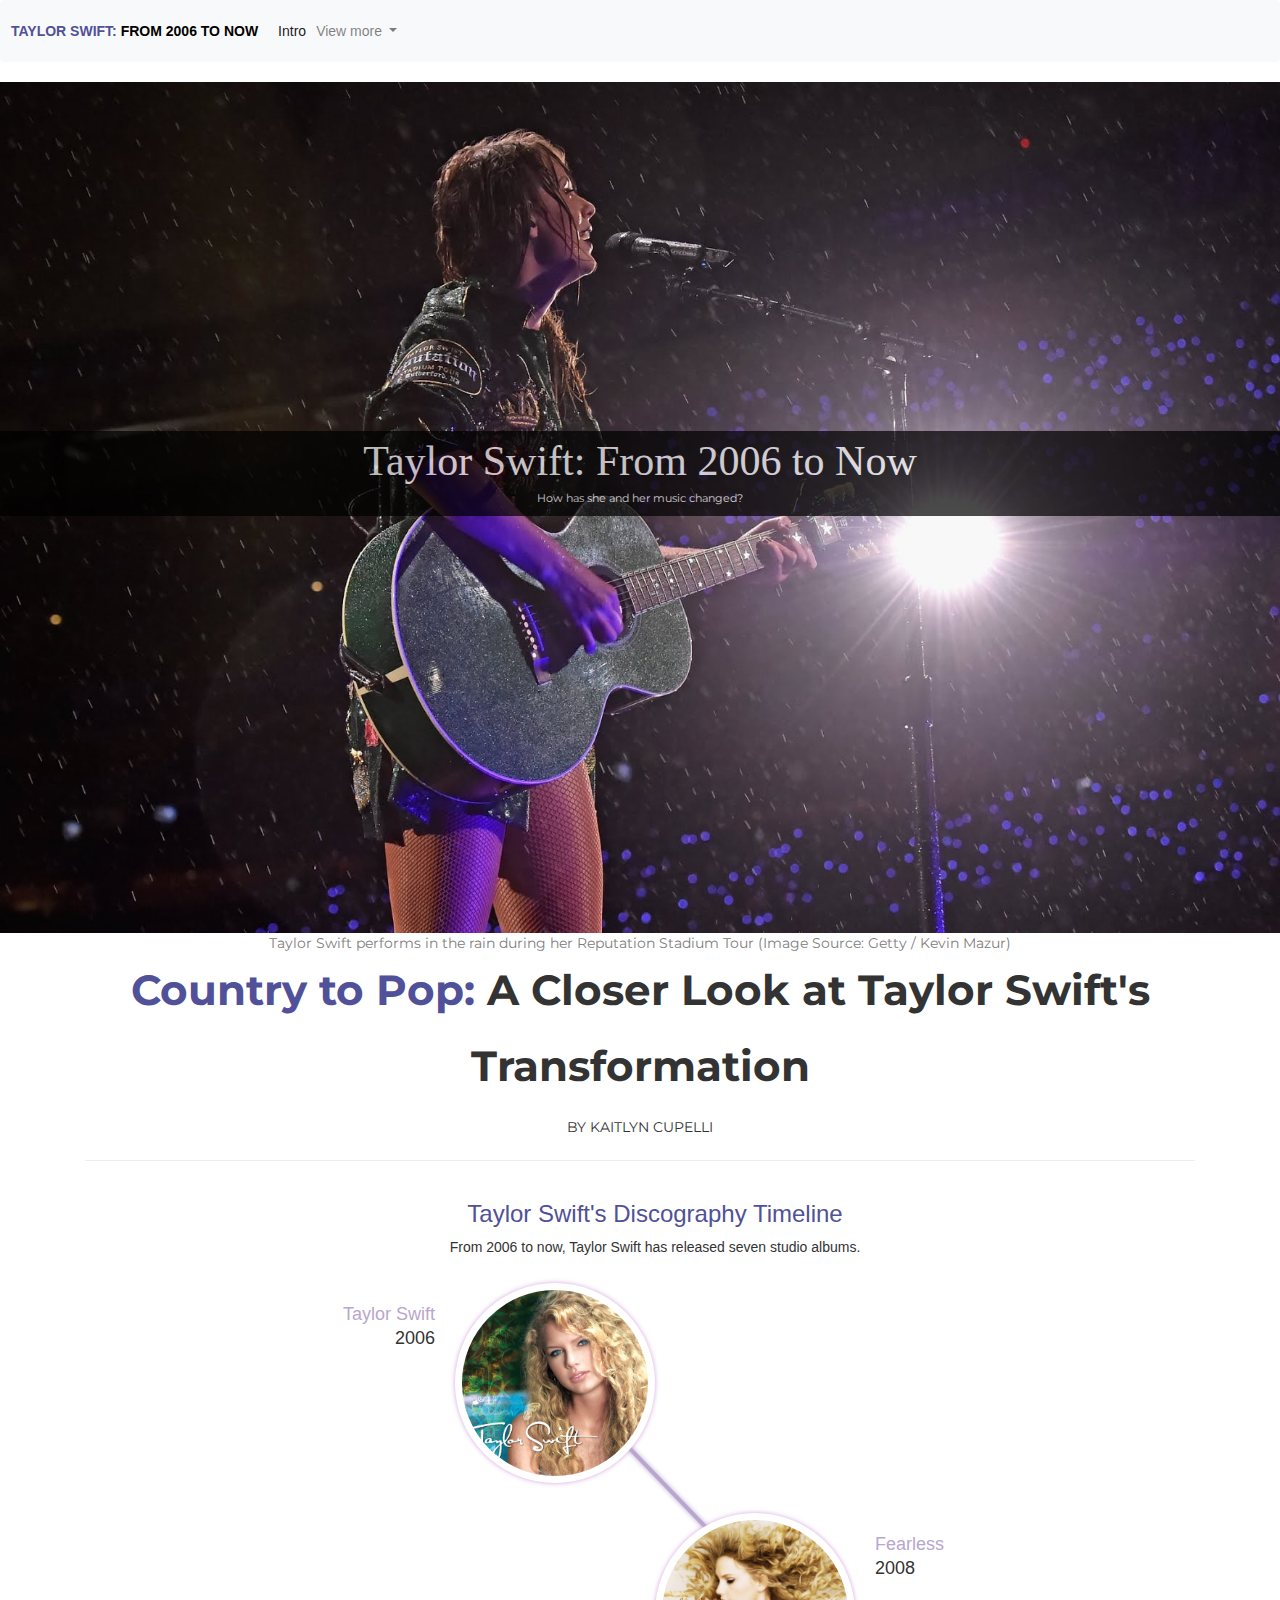
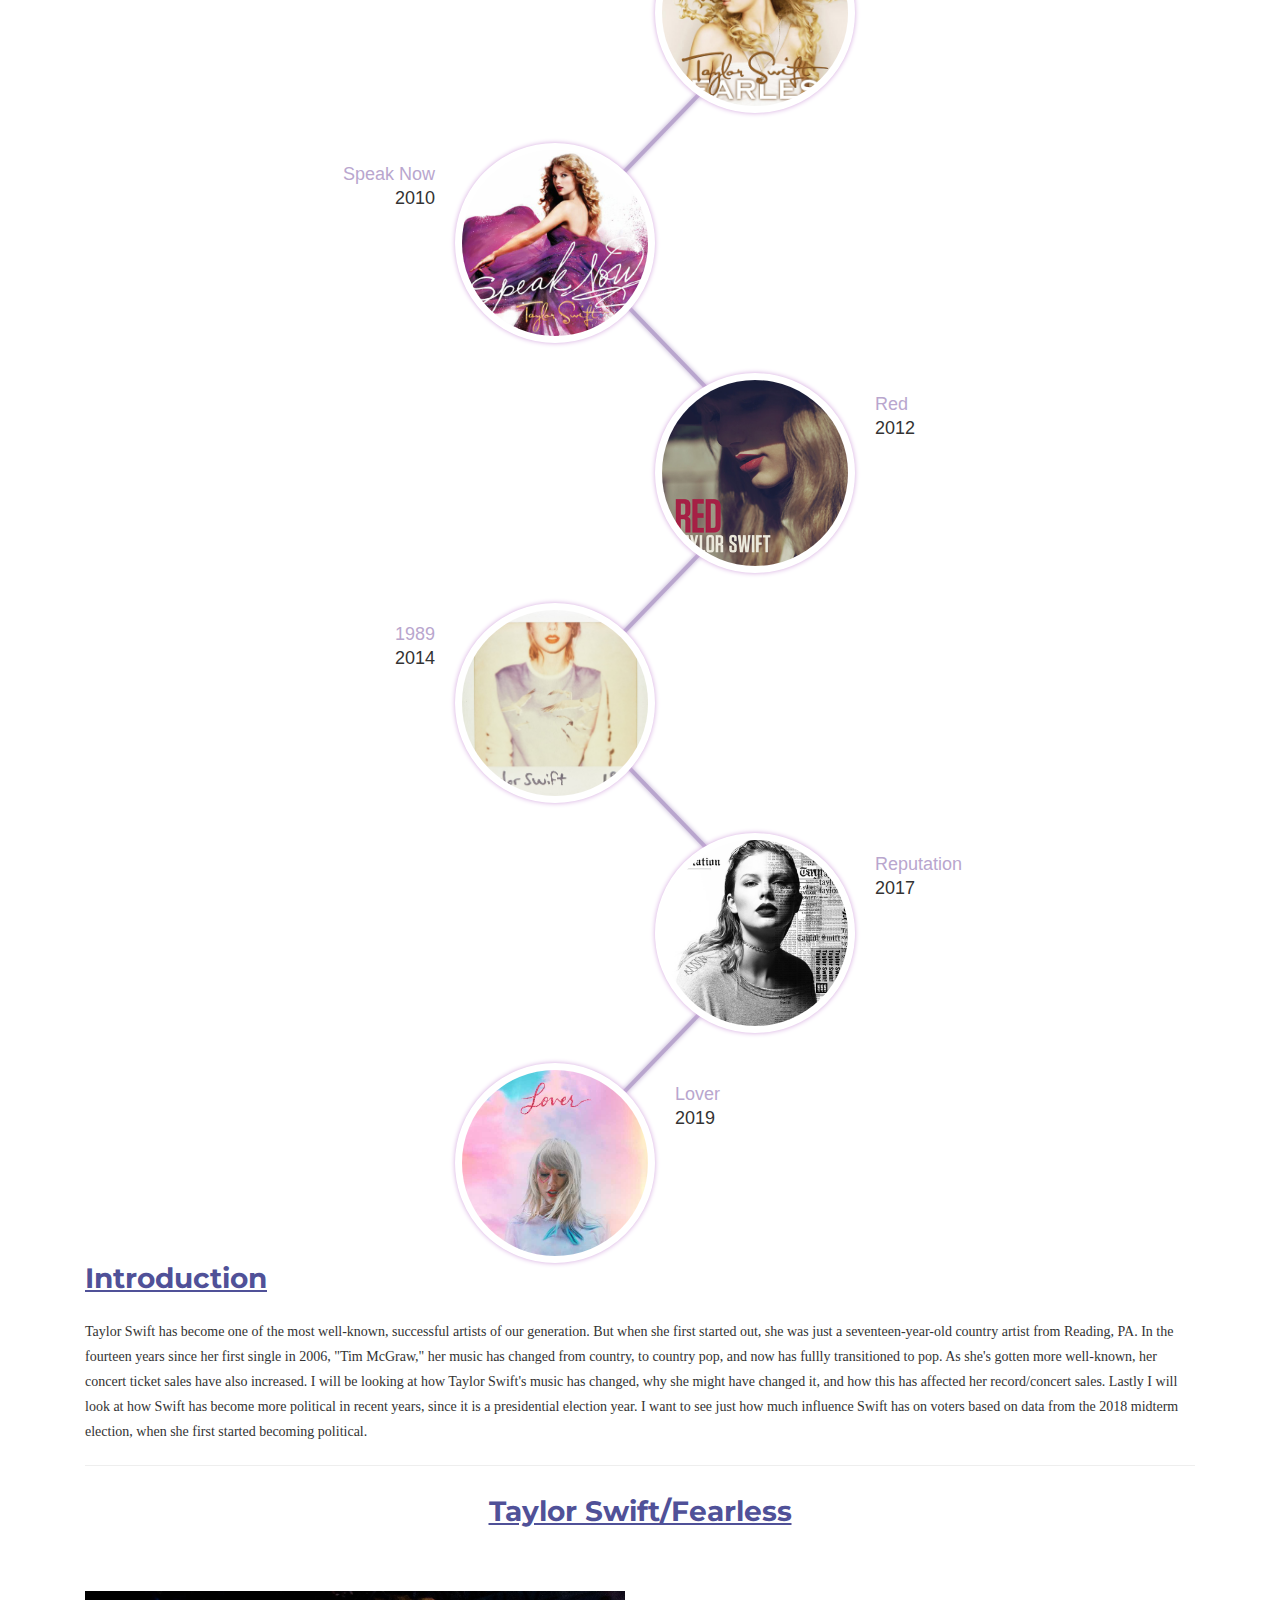
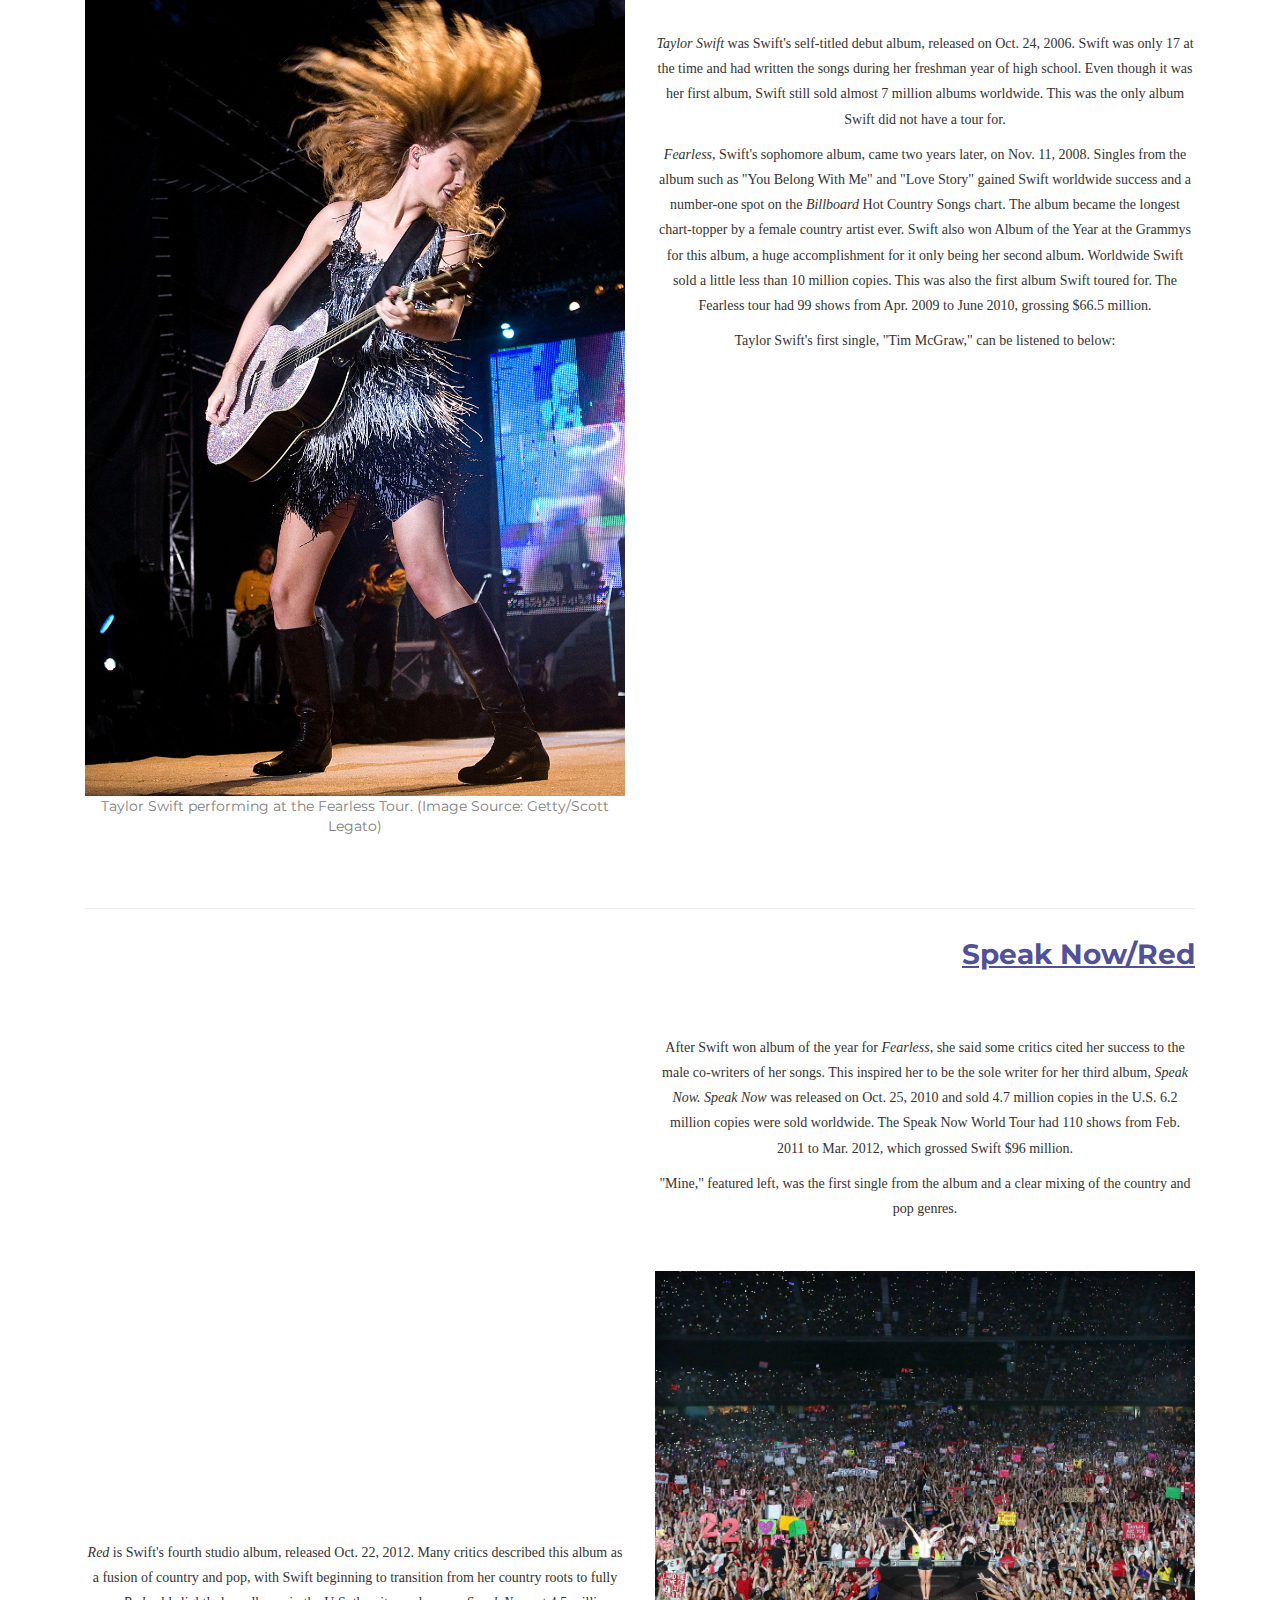
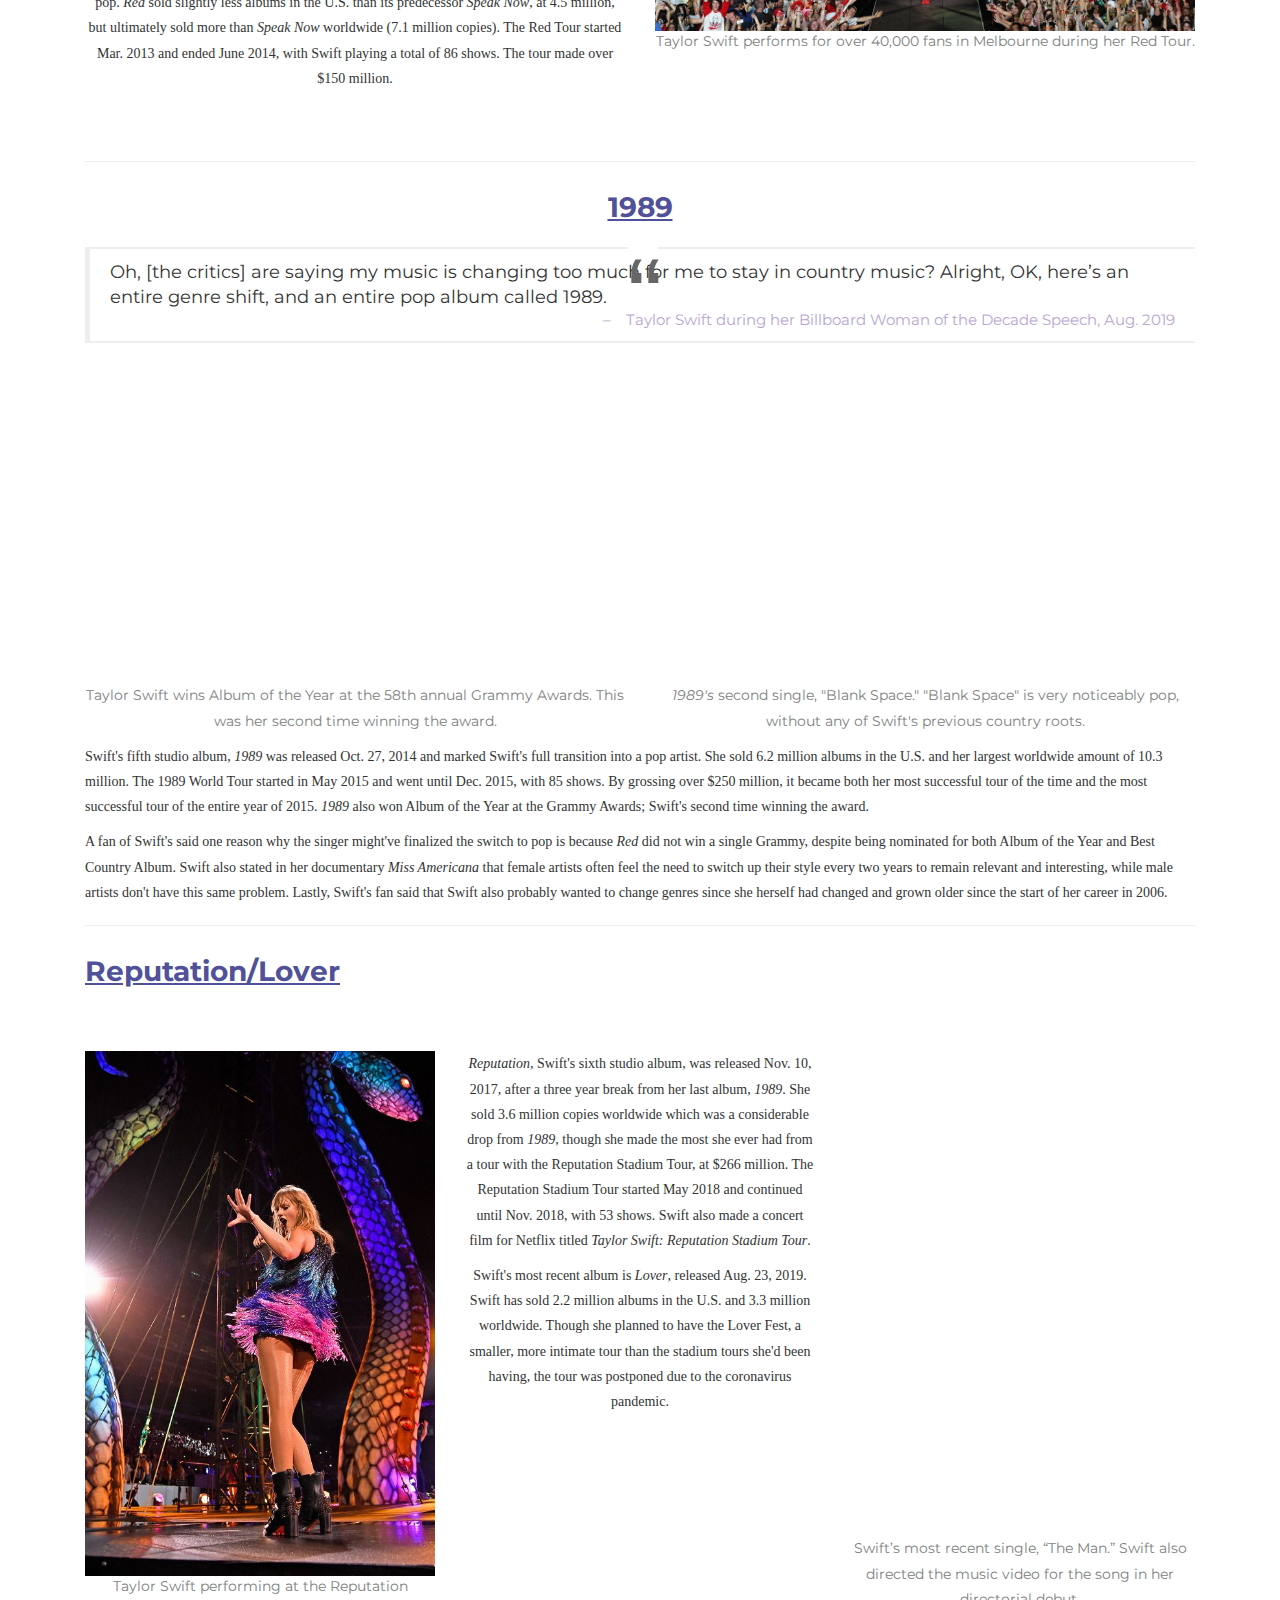
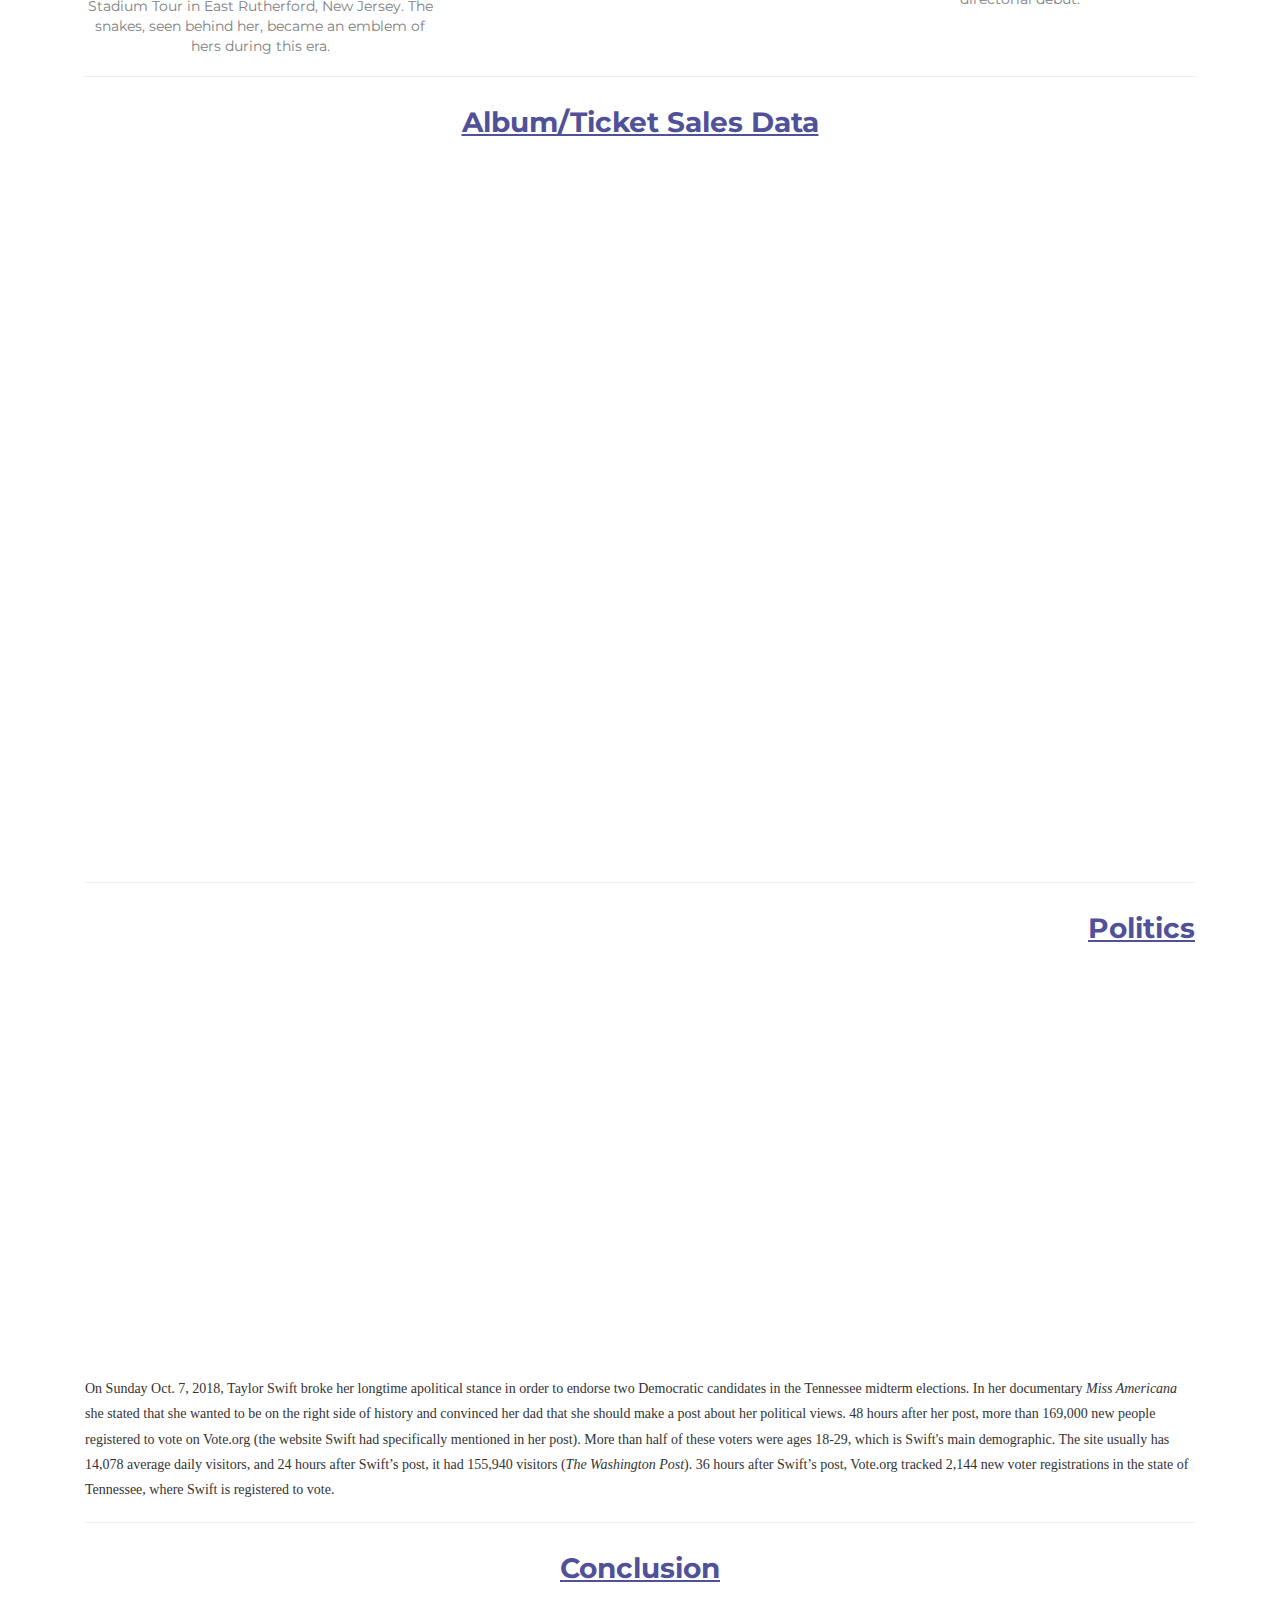
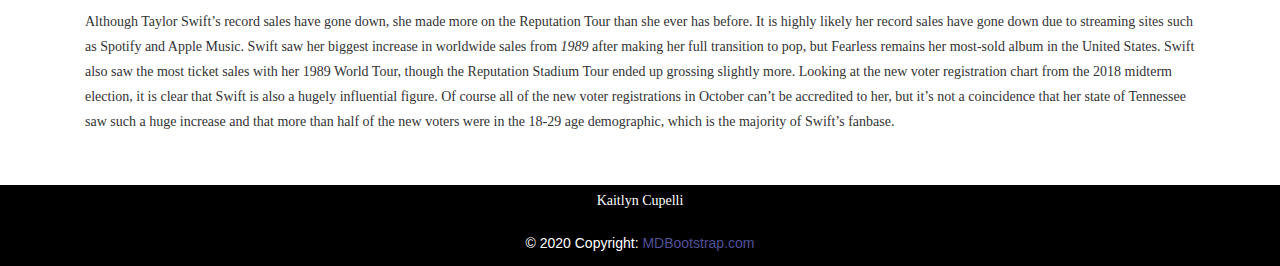
<file: final/html-final.html>
<!doctype html>

<html lang="en">
<head>
  <meta charset="utf-8">
  <meta name="viewport" content="width=device-width, initial-scale=1, shrink-to-fit=no">

  <title>Final project</title>
  <meta name="description" content="Merrill College of Journalism, UMD">
  <meta name="author" content="Kaitlyn Cupelli">

  <!-- Bootstrap CSS -->
<link rel="stylesheet" href="https://stackpath.bootstrapcdn.com/bootstrap/4.4.1/css/bootstrap.min.css" integrity="sha384-Vkoo8x4CGsO3+Hhxv8T/Q5PaXtkKtu6ug5TOeNV6gBiFeWPGFN9MuhOf23Q9Ifjh" crossorigin="anonymous">

<!-- CSS Stylesheet -->
<link rel="stylesheet" type="text/css" href="style.css">

<!-- Font family -->
<link href="https://fonts.googleapis.com/css2?family=Montserrat:wght@400;700&display=swap" rel="stylesheet">

<link href="//maxcdn.bootstrapcdn.com/bootstrap/3.3.0/css/bootstrap.min.css" rel="stylesheet" id="bootstrap-css">
<script src="//maxcdn.bootstrapcdn.com/bootstrap/3.3.0/js/bootstrap.min.js"></script>
<script src="//code.jquery.com/jquery-1.11.1.min.js"></script>

<link href="//maxcdn.bootstrapcdn.com/bootstrap/3.3.0/css/bootstrap.min.css" rel="stylesheet" id="bootstrap-css">
<script src="//maxcdn.bootstrapcdn.com/bootstrap/3.3.0/js/bootstrap.min.js"></script>
<script src="//code.jquery.com/jquery-1.11.1.min.js"></script>

<link href="//maxcdn.bootstrapcdn.com/bootstrap/3.3.0/css/bootstrap.min.css" rel="stylesheet" id="bootstrap-css">
<script src="//maxcdn.bootstrapcdn.com/bootstrap/3.3.0/js/bootstrap.min.js"></script>
<script src="//code.jquery.com/jquery-1.11.1.min.js"></script>

</head>
<body>

  <!-- NavBar -->
  <nav class="navbar navbar-expand-lg navbar-light bg-light">
    <span class="nav-logo"><span class="purple">Taylor Swift:</span> From 2006 to Now</span>
    <button class="navbar-toggler" type="button" data-toggle="collapse" data-target="#navbarSupportedContent" aria-controls="navbarSupportedContent" aria-expanded="false" aria-label="Toggle navigation">
      <span class="navbar-toggler-icon"></span>
    </button>

    <div class="collapse navbar-collapse" id="navbarSupportedContent">
      <ul class="navbar-nav mr-auto">
        <li class="nav-item active">
          <a class="nav-link" href="#introduction">Intro</a> <a class="sr-only">(current)</a>
        </li>
        <li class="nav-item dropdown">
          <a class="nav-link dropdown-toggle" href="#" id="navbarDropdown" role="button" data-toggle="dropdown" aria-haspopup="true" aria-expanded="false">
            View more
          </a>
          <div class="dropdown-menu" aria-labelledby="navbarDropdown">
            <a class="dropdown-item" href="#albums">The albums</a>
            <a class="dropdown-item" href="#data">The data</a>
            <div class="dropdown-divider"></div>
            <a class="dropdown-item" href="#final">Politics/Conclusion</a>
          </div>
        </li>
      </ul>
    </div>
  </nav>
  <!-- End NavBar -->

<!-- Splashpic -->

  <div class="hero-container">
<img src="taylorpic.jpg" class="hero-image">
<div class="overlay">
<div class="hero-head">Taylor Swift: From 2006 to Now
<div class="hero-sub">How has she and her music changed?
</div>
  </div>
</div>
<imgcaption class="image-caption">Taylor Swift performs in the rain during her Reputation Stadium Tour (Image Source: Getty / Kevin Mazur)</imgcaption>
</div>

<!-- End splashpic -->

<div class="container">

<p class="headline"><span class="purple">Country to Pop:</span> A Closer Look at Taylor Swift's Transformation</p>

<p class="byline">By Kaitlyn Cupelli</p>

<hr>

<!-- Timeline ---------->

<div class="container">
  <div class="row">
    <div class="col-lg-12">
      <h3 class="text-center"><span class="purple">Taylor Swift's Discography Timeline</span></h3>
    <p>
        <center>From 2006 to now, Taylor Swift has released seven studio albums.</center></p>
      <ul class="timeline">
        <li>
          <div class="timeline-image">
            <img class="img-responsive" src="taylorswift.jpg" alt="first">
          </div>
          <div class="timeline-panel">
            <div class="timeline-heading">
              <h4><span class="lightpurple">Taylor Swift</span></h4>
              <h4 class="subheading">2006</h4>
            </div>
            <div class="timeline-body">
              <p class="text-muted">

              </p>
            </div>
          </div>
          <div class="line"></div>
        </li>
        <li class="timeline-inverted">
          <div class="timeline-image">
            <img class="img-responsive" src="fearless.jpg" alt="second">
          </div>
          <div class="timeline-panel">
            <div class="timeline-heading">
              <h4><span class="lightpurple">Fearless</span></h4>
              <h4 class="subheading">2008</h4>
            </div>
            <div class="timeline-body">
              <p class="text-muted">

              </p>
            </div>
          </div>
          <div class="line"></div>
        </li>
        <li>
          <div class="timeline-image">
            <img class="img-circle img-responsive" src="speaknow.jpg" alt="third">
          </div>
          <div class="timeline-panel">
            <div class="timeline-heading">
              <h4><span class="lightpurple">Speak Now</span></h4>
              <h4 class="subheading">2010</h4>
            </div>
            <div class="timeline-body">
              <p class="text-muted">

              </p>
            </div>
          </div>
          <div class="line"></div>
        </li>
        <li class="timeline-inverted">
          <div class="timeline-image">
            <img class="img-responsive" src="red.png" alt="fourth">
          </div>
          <div class="timeline-panel">
            <div class="timeline-heading">
              <h4><span class="lightpurple">Red</span></h4>
              <h4 class="subheading">2012</h4>
            </div>
            <div class="timeline-body">
              <p class="text-muted">

              </p>
            </div>
          </div>
          <div class="line"></div>
        </li>
        <li>
          <div class="timeline-image">
            <img class="img-responsive" src="1989.jpg" alt="fifth">
          </div>
          <div class="timeline-panel">
            <div class="timeline-heading">
              <h4><span class="lightpurple">1989</span></h4>
              <h4 class="subheading">2014</h4>
            </div>
            <div class="timeline-body">
              <p class="text-muted">

              </p>
            </div>
          </div>
          <div class="line"></div>
        </li>
        <li class="timeline-inverted">
          <div class="timeline-image">
            <img class="img-responsive" src="reputation.png" alt="sixth">
          </div>
          <div class="timeline-panel">
            <div class="timeline-heading">
              <h4><span class="lightpurple">Reputation</span></h4>
              <h4 class="subheading">2017</h4>
            </div>
            <div class="timeline-body">
              <p class="text-muted">

              </p>
            </div>
          </div>
          <div class="line"></div>
        </li>
        <li class="timeline-inverted">
          <div class="timeline-image">
            <img class="img-responsive" src="lover.jpg" alt="seventh">
          </div>
          <div class="timeline-panel">
            <div class="timeline-heading">
              <h4><span class="lightpurple">Lover</span></h4>
              <h4 class="subheading">2019</h4>
            </div>
            <div class="timeline-body">
              <p class="text-muted">

              </p>
            </div>
          </div>
        </li>
      </ul>
    </div>
  </div>
</div>

<!-- End Timeline -->

<!-- Introduction -->

<a id="introduction"><p class="chapter">Introduction</p>

<p>Taylor Swift has become one of the most well-known, successful artists of our generation. But when she first started out, she was just a seventeen-year-old country artist from Reading, PA. In the fourteen years since her first single in 2006, "Tim McGraw," her music has changed from country, to country pop, and now has fullly transitioned to pop. As she's gotten more well-known, her concert ticket sales have also increased. I will be looking at how Taylor Swift's music has changed, why she might have changed it, and how this has affected her record/concert sales. Lastly I will look at how Swift has become more political in recent years, since it is a presidential election year. I want to see just how much influence Swift has on voters based on data from the 2018 midterm election, when she first started becoming political.</p>

<!-- End introduction -->

<hr>

<!-- Albums -->

<a id="albums"><p class="chapter-middle">Taylor Swift/Fearless</p>
<br></br>
<div class="row">

    <div class="col-md-6" align="center">
      <img src="fearlesstour.jpg" class="img-fluid" alt="firsttour">
      <imgcaption class="image-caption">Taylor Swift performing at the Fearless Tour. (Image Source: Getty/Scott Legato)</imgcaption>
    </div>

    <div class="col-md-6" align="center">
<br></br>
<p><i>Taylor Swift</i> was Swift's self-titled debut album, released on Oct. 24, 2006. Swift was only 17 at the time and had written the songs during her freshman year of high school.  Even though it was her first album, Swift still sold almost 7 million albums worldwide. This was the only album Swift did not have a tour for.</p>
<p><i>Fearless</i>, Swift's sophomore album, came two years later, on Nov. 11, 2008. Singles from the album such as "You Belong With Me" and "Love Story" gained Swift worldwide success and a number-one spot on the <i>Billboard</i> Hot Country Songs chart. The album became the longest chart-topper by a female country artist ever. Swift also won Album of the Year at the Grammys for this album, a huge accomplishment for it only being her second album. Worldwide Swift sold a little less than 10 million copies. This was also the first album Swift toured for. The Fearless tour had 99 shows from Apr. 2009 to June 2010, grossing $66.5 million.</p>

<p>Taylor Swift's first single, "Tim McGraw," can be listened to below:</p>

<div class="audio"></div>
<iframe src="https://open.spotify.com/embed/track/0Om9WAB5RS09L80DyOfTNa?si=33DlMDMPTl6G7TF9mcHIDA" width="400" height="480" frameborder="0" allowtransparency="true" allow="encrypted-media"></iframe>

    </div>


      </div>


<br></br>

<hr>

<p class="chapter-right">Speak Now/Red</p>

<br></br>
<div class="row">

    <div class="col-md-6" align="center">

      <div class="audio"></div>
        <iframe src="https://open.spotify.com/embed/track/0dBW6ZsW8skfvoRfgeerBF?si=XwYsQTCFTVyHhVUSVDUEtw" width="400" height="480" frameborder="0" allowtransparency="true" allow="encrypted-media"></iframe>

<br></br>
      <p><i>Red</i> is Swift's fourth studio album, released Oct. 22, 2012. Many critics described this album as a fusion of country and pop, with Swift beginning to transition from her country roots to fully pop. <i>Red</i> sold slightly less albums in the U.S. than its predecessor <i>Speak Now</i>, at 4.5 million, but ultimately sold more than <i>Speak Now</i> worldwide (7.1 million copies). The Red Tour started Mar. 2013 and ended June 2014, with Swift playing a total of 86 shows. The tour made over $150 million.</p>

    </div>

    <div class="col-md-6" align="center">
<p>After Swift won album of the year for <i>Fearless</i>, she said some critics cited her success to the male co-writers of her songs. This inspired her to be the sole writer for her third album, <i>Speak Now.</i> <i>Speak Now</i> was released on Oct. 25, 2010 and sold 4.7 million copies in the U.S. 6.2 million copies were sold worldwide. The Speak Now World Tour had 110 shows from Feb. 2011 to Mar. 2012, which grossed Swift $96 million.</p>
<p>"Mine," featured left, was the first single from the album and a clear mixing of the country and pop genres.</p>

<br></br>

<img src="redtour.jpg" class="img-fluid" alt="thirdtour">
<imgcaption class="image-caption">Taylor Swift performs for over 40,000 fans in Melbourne during her Red Tour.</imgcaption>

    </div>

</div>

<br></br>

<hr>

<p class="chapter-middle">1989</p>

<blockquote cite="Taylor Swift during her Billboard Woman of the Decade Speech, Aug. 2019">
  Oh, [the critics] are saying my music is changing too much for me to stay in country music? Alright, OK, here’s an entire genre shift, and an entire pop album called 1989.
</blockquote>

<div class="row">
  <div class="col-md-6" align="center">

<div class="video"></div>
  <iframe width="460" height="315" src="https://www.youtube.com/embed/dMCAEUb0h34" frameborder="0" allow="accelerometer; autoplay; encrypted-media; gyroscope; picture-in-picture" allowfullscreen></iframe>
    <p style="font-family:'Montserrat', sans-serif"><font color="808080">Taylor Swift wins Album of the Year at the 58th annual Grammy Awards. This was her second time winning the award.</font></p>
</div>

      <div class="col-md-6" align="center">

        <div class="audio"></div>
          <iframe src="https://open.spotify.com/embed/track/2sC2P3BN0IXujNaaSyDmtP?si=mVGDojsBSYaKx36kOGQvLg" width="460" height="315" frameborder="0" allowtransparency="true" allow="encrypted-media"></iframe>

<p style="font-family:'Montserrat', sans-serif"><font color="#808080"><i>1989's</i> second single, "Blank Space." "Blank Space" is very noticeably pop, without any of Swift's previous country roots.</font></p>
      </div>

      </div>

<p>Swift's fifth studio album, <i>1989</i> was released Oct. 27, 2014 and marked Swift's full transition into a pop artist. She sold 6.2 million albums in the U.S. and her largest worldwide amount of 10.3 million. The 1989 World Tour started in May 2015 and went until Dec. 2015, with 85 shows. By grossing over $250 million, it became both her most successful tour of the time and the most successful tour of the entire year of 2015. <i>1989</i> also won Album of the Year at the Grammy Awards; Swift's second time winning the award.</p>

<p>A fan of Swift's said one reason why the singer might've finalized the switch to pop is because <i>Red</i> did not win a single Grammy, despite being nominated for both Album of the Year and Best Country Album. Swift also stated in her documentary <i>Miss Americana</i> that female artists often feel the need to switch up their style every two years to remain relevant and interesting, while male artists don't have this same problem. Lastly, Swift's fan said that Swift also probably wanted to change genres since she herself had changed and grown older since the start of her career in 2006.</p>

<hr>

<p class="chapter">Reputation/Lover</p>

<br></br>

<div class="row">
  <div class="col-md-4" align="center">

    <img src="reputation-tour.jpg" class="img-fluid" alt="reptour">
    <imgcaption class="image-caption">Taylor Swift performing at the Reputation Stadium Tour in East Rutherford, New Jersey. The snakes, seen behind her, became an emblem of hers during this era.</imgcaption>
    </div>

    <div class="col-md-4" align="center">
<p><i>Reputation</i>, Swift's sixth studio album, was released Nov. 10, 2017, after a three year break from her last album, <i>1989</i>. She sold 3.6 million copies worldwide which was a considerable drop from <i>1989</i>, though she made the most she ever had from a tour with the Reputation Stadium Tour, at $266 million. The Reputation Stadium Tour started May 2018 and continued until Nov. 2018, with 53 shows. Swift also made a concert film for Netflix titled <i>Taylor Swift: Reputation Stadium Tour</i>.</p>
<p>Swift's most recent album is <i>Lover</i>, released Aug. 23, 2019. Swift has sold 2.2 million albums in the U.S. and 3.3 million worldwide. Though she planned to have the Lover Fest, a smaller, more intimate tour than the stadium tours she'd been having, the tour was postponed due to the coronavirus pandemic.</p>
    </div>

      <div class="col-md-4" align="center">
<div class="audio"></div>
  <iframe src="https://open.spotify.com/embed/track/3RauEVgRgj1IuWdJ9fDs70?si=hIndIvzPQFmohdQ45iFoVw" width="400" height="480" frameborder="0" allowtransparency="true" allow="encrypted-media"></iframe>
<p style="font-family:'Montserrat', sans-serif"><font color="#808080">Swift’s most recent single, “The Man.” Swift also directed the music video for the song in her directorial debut.</font></p>

      </div>

      </div>

<!-- End albums -->

<hr>

<!-- Data -->

<a id="data"><p class="chapter-middle">Album/Ticket Sales Data</p>

<br></br>

<div class="row">

    <div class="col-md-4" align="center">
      <br></br>
      <iframe title="Taylor Swift Album Sales" aria-label="Interactive line chart" id="datawrapper-chart-JHbPj" src="https://datawrapper.dwcdn.net/JHbPj/2/" scrolling="no" frameborder="0" style="width: 0; min-width: 100% !important; border: none;" height="251"></iframe><script type="text/javascript">!function(){"use strict";window.addEventListener("message",(function(a){if(void 0!==a.data["datawrapper-height"])for(var e in a.data["datawrapper-height"]){var t=document.getElementById("datawrapper-chart-"+e)||document.querySelector("iframe[src*='"+e+"']");t&&(t.style.height=a.data["datawrapper-height"][e]+"px")}}))}();
</script>

    </div>

    <div class="col-md-4" align="center">
      <iframe title="Taylor Swift Concert Ticket Sales" aria-label="Interactive area chart" id="datawrapper-chart-rgpUP" src="https://datawrapper.dwcdn.net/rgpUP/2/" scrolling="no" frameborder="0" style="width: 0; min-width: 100% !important; border: none;" height="654"></iframe><script type="text/javascript">!function(){"use strict";window.addEventListener("message",(function(a){if(void 0!==a.data["datawrapper-height"])for(var e in a.data["datawrapper-height"]){var t=document.getElementById("datawrapper-chart-"+e)||document.querySelector("iframe[src*='"+e+"']");t&&(t.style.height=a.data["datawrapper-height"][e]+"px")}}))}();
</script>


    </div>

<div class="col-md-4" align="center">
  <iframe title="Amount grossed from concert ticket sales" aria-label="chart" id="datawrapper-chart-sVcim" src="https://datawrapper.dwcdn.net/sVcim/2/" scrolling="no" frameborder="0" style="width: 0; min-width: 100% !important; border: none;" height="400"></iframe><script type="text/javascript">!function(){"use strict";window.addEventListener("message",(function(a){if(void 0!==a.data["datawrapper-height"])for(var e in a.data["datawrapper-height"]){var t=document.getElementById("datawrapper-chart-"+e)||document.querySelector("iframe[src*='"+e+"']");t&&(t.style.height=a.data["datawrapper-height"][e]+"px")}}))}();
</script>

</div>

</div>

<!-- End data -->

<!-- Politics -->

<hr>

<a id="final"><p class="chapter-right">Politics</p>

  <iframe title="New voter registrations for the 2018 midterm election" aria-label="chart" id="datawrapper-chart-r3RIy" src="https://datawrapper.dwcdn.net/r3RIy/2/" scrolling="no" frameborder="0" style="width: 0; min-width: 100% !important; border: none;" height="383"></iframe><script type="text/javascript">!function(){"use strict";window.addEventListener("message",(function(a){if(void 0!==a.data["datawrapper-height"])for(var e in a.data["datawrapper-height"]){var t=document.getElementById("datawrapper-chart-"+e)||document.querySelector("iframe[src*='"+e+"']");t&&(t.style.height=a.data["datawrapper-height"][e]+"px")}}))}();
</script>

<br></br>

<p>On Sunday Oct. 7, 2018, Taylor Swift broke her longtime apolitical stance in order to endorse two Democratic candidates in the Tennessee midterm elections. In her documentary <i>Miss Americana</i> she stated that she wanted to be on the right side of history and convinced her dad that she should make a post about her political views. 48 hours after her post, more than 169,000 new people registered to vote on Vote.org (the website Swift had specifically mentioned in her post). More than half of these voters were ages 18-29, which is Swift's main demographic. The site usually has 14,078 average daily visitors, and 24 hours after Swift’s post, it had 155,940 visitors (<i>The Washington Post</i>). 36 hours after Swift’s post, Vote.org tracked 2,144 new voter registrations in the state of Tennessee, where Swift is registered to vote.</p>

<!-- End politics -->

<!-- Conclusion -->

<hr>

<p class="chapter-middle">Conclusion</p>

<p>Although Taylor Swift’s record sales have gone down, she made more on the Reputation Tour than she ever has before. It is highly likely her record sales have gone down due to streaming sites such as Spotify and Apple Music. Swift saw her biggest increase in worldwide sales from <i>1989</i> after making her full transition to pop, but Fearless remains her most-sold album in the United States. Swift also saw the most ticket sales with her 1989 World Tour, though the Reputation Stadium Tour ended up grossing slightly more. Looking at the new voter registration chart from the 2018 midterm election, it is clear that Swift is also a hugely influential figure. Of course all of the new voter registrations in October can’t be accredited to her, but it’s not a coincidence that her state of Tennessee saw such a huge increase and that more than half of the new voters were in the 18-29 age demographic, which is the majority of Swift’s fanbase.</p>


</div>

<!-- End conclusion -->

<br></br>

<!-- Footer -->
  <footer class="footer">

<p>Kaitlyn Cupelli</p>

  <!-- Copyright -->
  <div class="footer-copyright text-center py-3">© 2020 Copyright:
    <a href="https://mdbootstrap.com/"
    style="color:#505198">MDBootstrap.com</a>
  </div>
  <!-- Copyright -->

</footer>
<!-- Footer -->

  <!-- jQuery first, then Popper.js, then Bootstrap JS -->
  <script src="https://code.jquery.com/jquery-3.4.1.slim.min.js" integrity="sha384-J6qa4849blE2+poT4WnyKhv5vZF5SrPo0iEjwBvKU7imGFAV0wwj1yYfoRSJoZ+n" crossorigin="anonymous"></script>
  <script src="https://cdn.jsdelivr.net/npm/popper.js@1.16.0/dist/umd/popper.min.js" integrity="sha384-Q6E9RHvbIyZFJoft+2mJbHaEWldlvI9IOYy5n3zV9zzTtmI3UksdQRVvoxMfooAo" crossorigin="anonymous"></script>
  <script src="https://stackpath.bootstrapcdn.com/bootstrap/4.4.1/js/bootstrap.min.js" integrity="sha384-wfSDF2E50Y2D1uUdj0O3uMBJnjuUD4Ih7YwaYd1iqfktj0Uod8GCExl3Og8ifwB6" crossorigin="anonymous"></script>

</body>
</html>
</file>
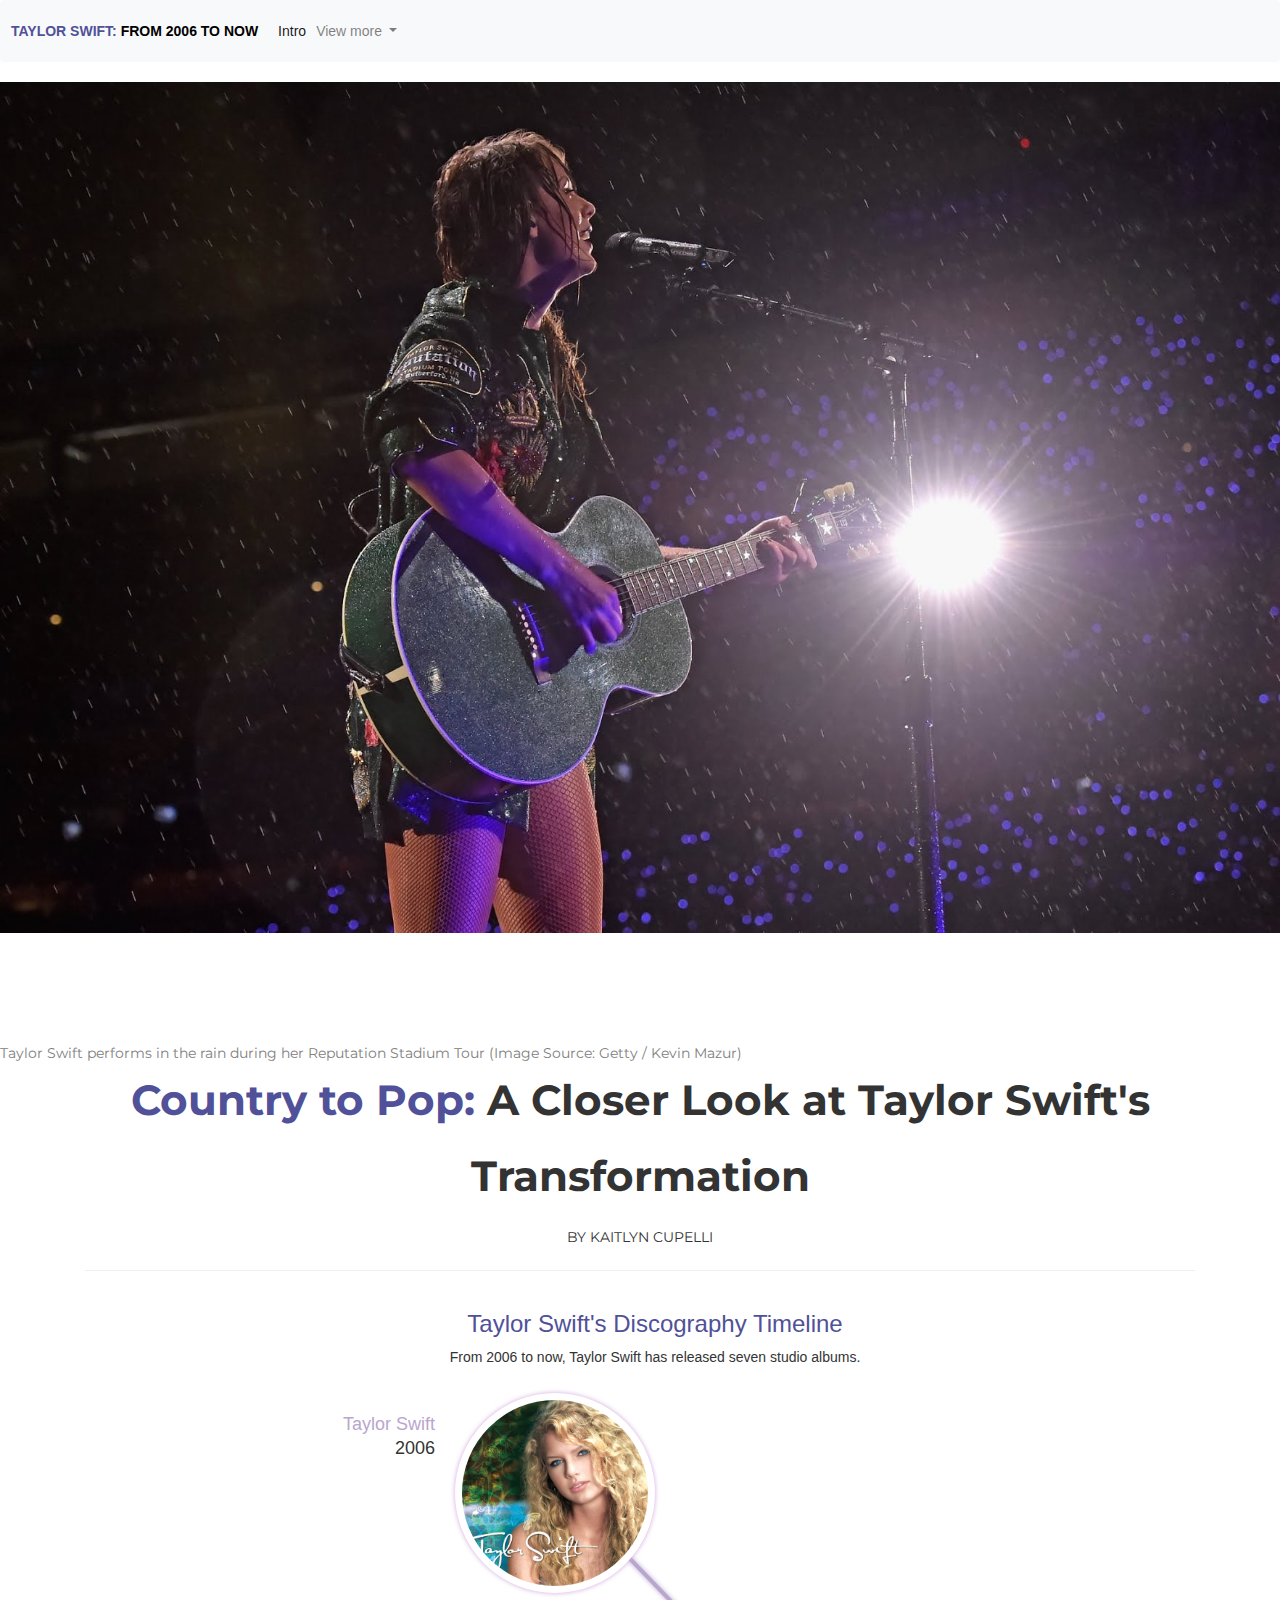
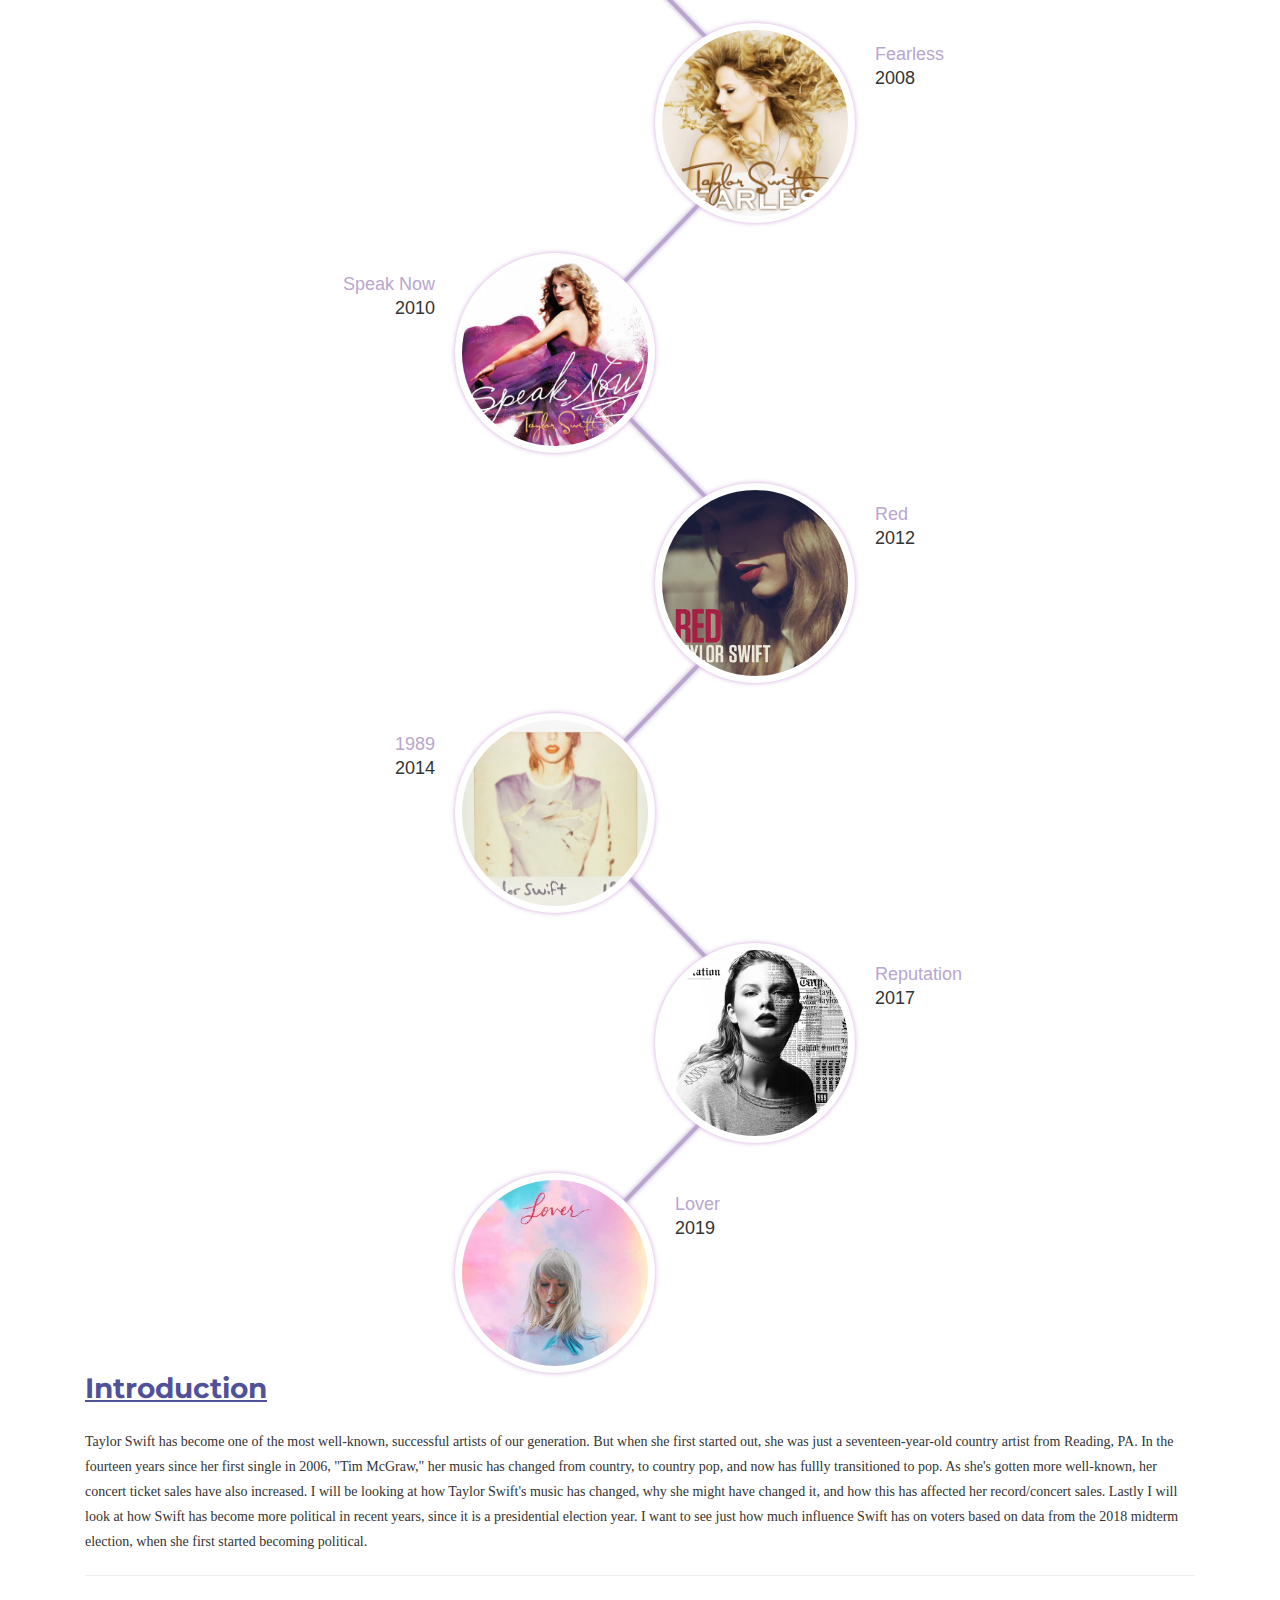
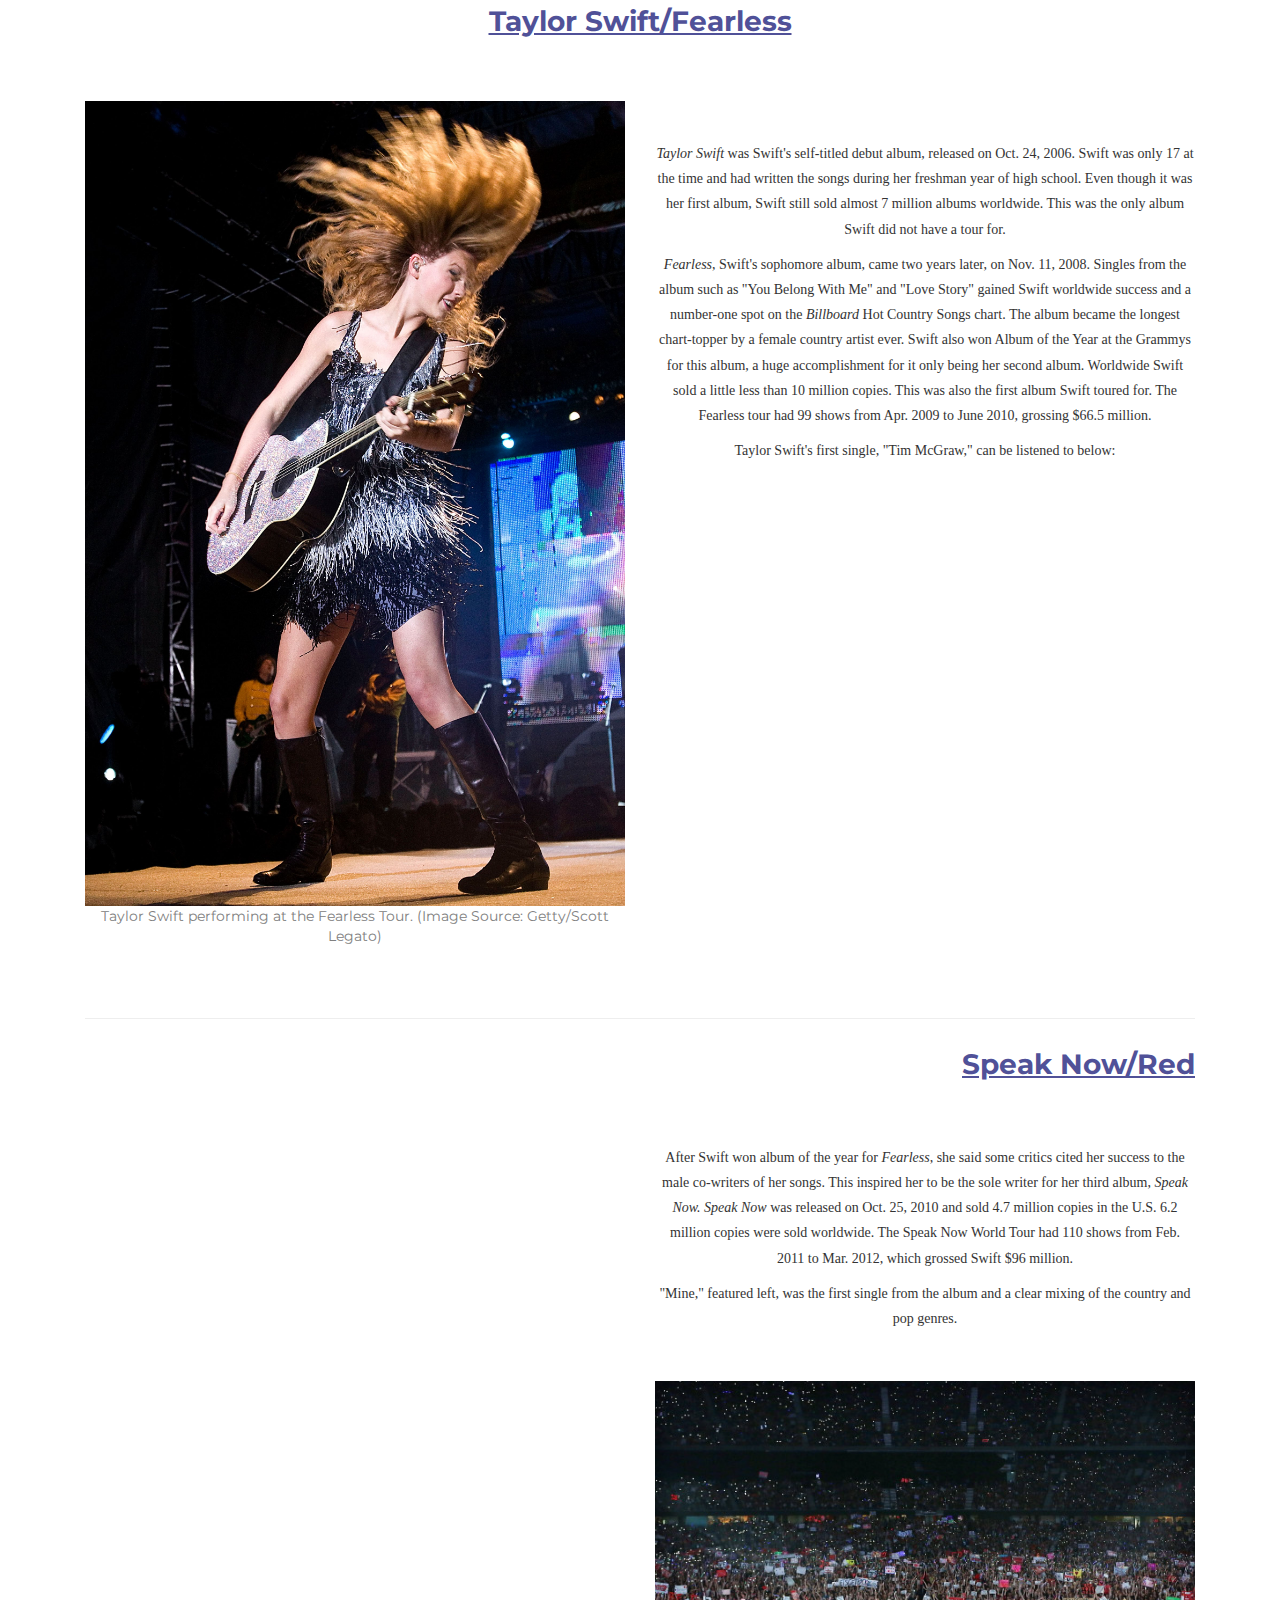
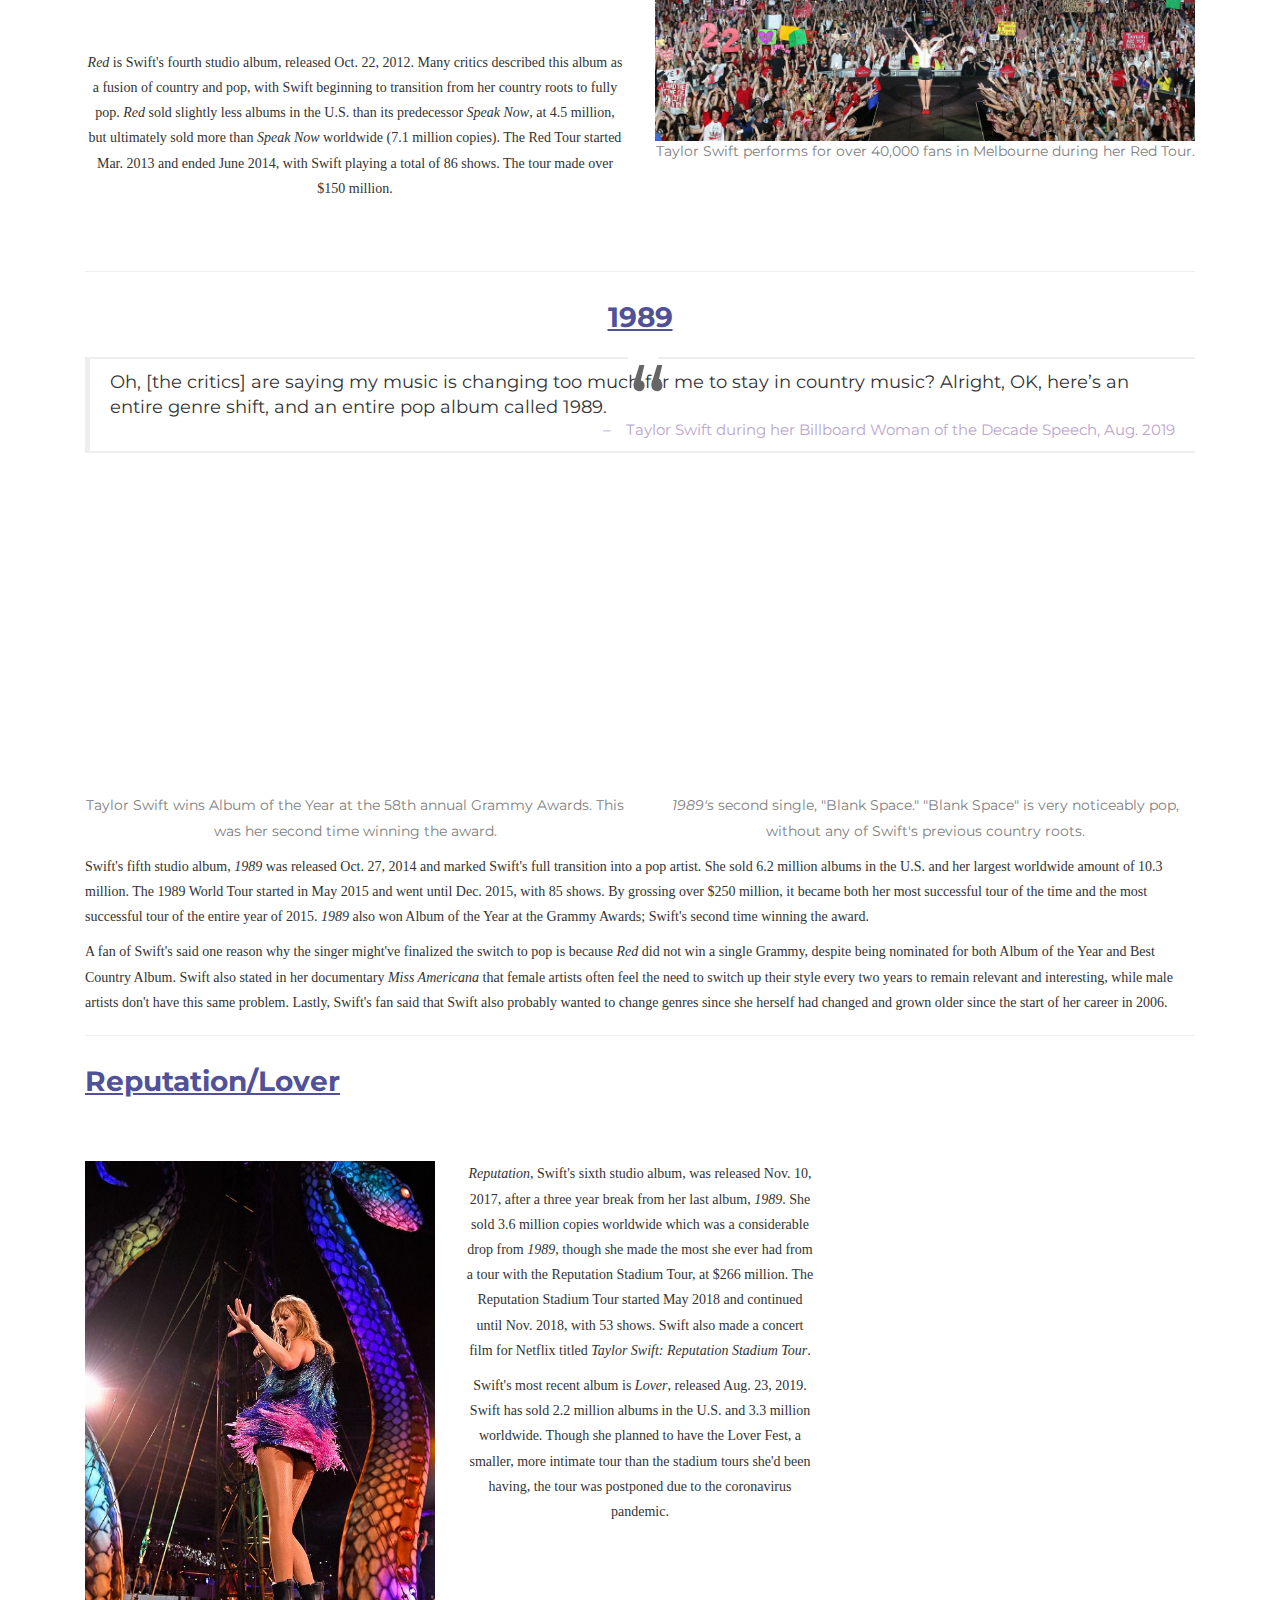
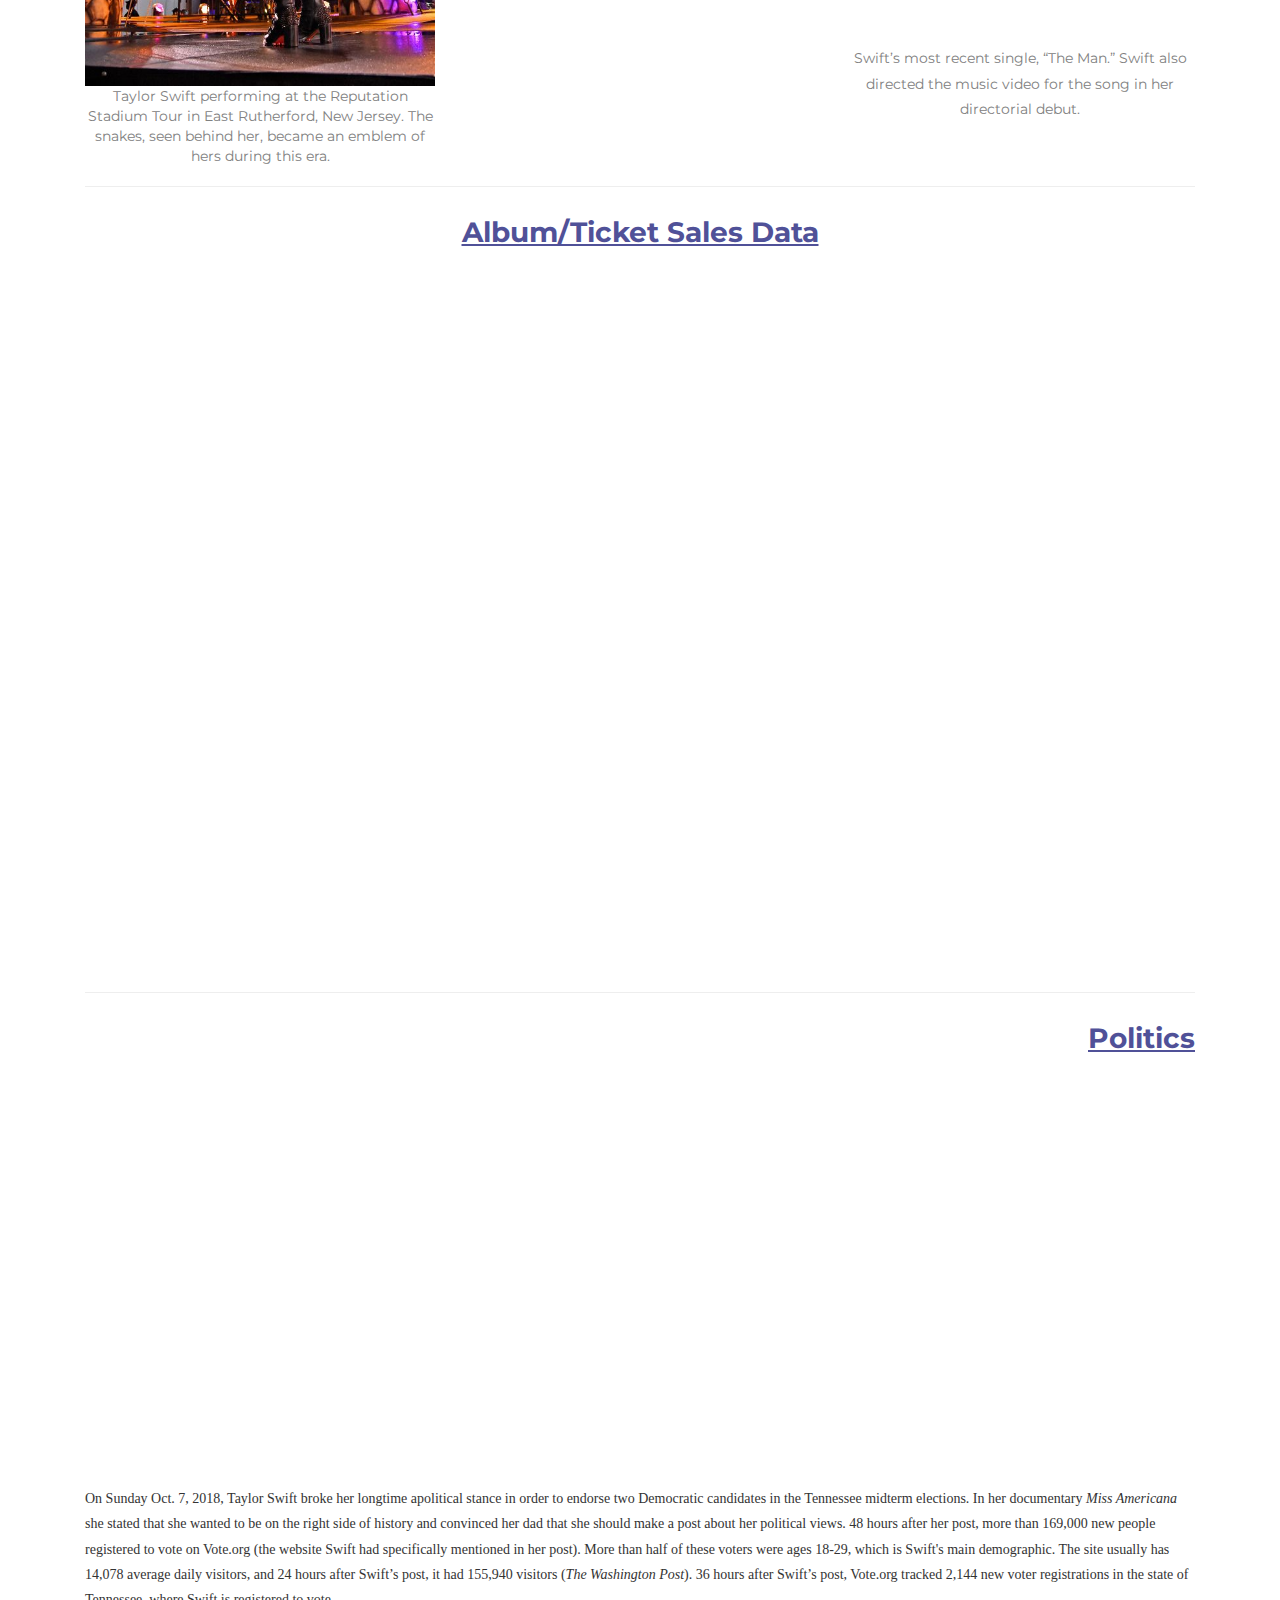
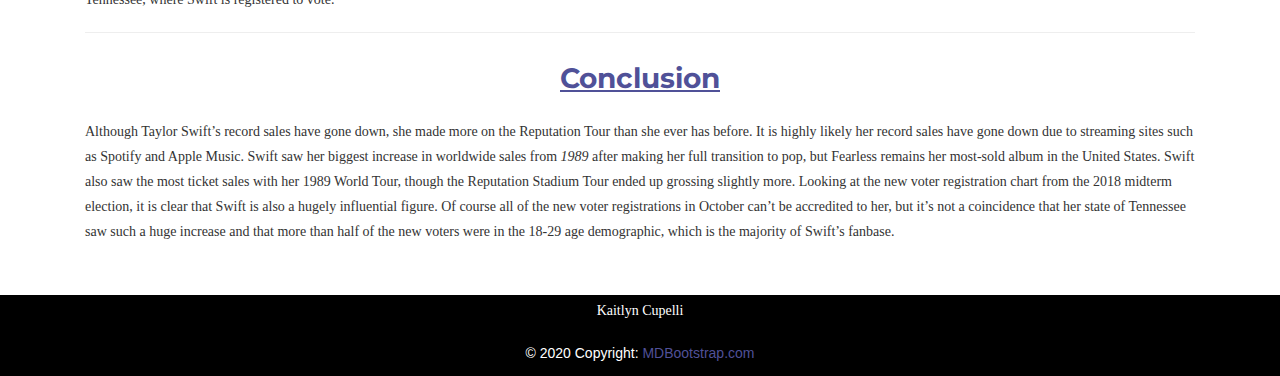
<file: html-frame/final-proj.html>
<!doctype html>

<html lang="en">
<head>
  <meta charset="utf-8">
  <meta name="viewport" content="width=device-width, initial-scale=1, shrink-to-fit=no">

  <title>Final project</title>
  <meta name="description" content="Merrill College of Journalism, UMD">
  <meta name="author" content="Kaitlyn Cupelli">

  <!-- Bootstrap CSS -->
<link rel="stylesheet" href="https://stackpath.bootstrapcdn.com/bootstrap/4.4.1/css/bootstrap.min.css" integrity="sha384-Vkoo8x4CGsO3+Hhxv8T/Q5PaXtkKtu6ug5TOeNV6gBiFeWPGFN9MuhOf23Q9Ifjh" crossorigin="anonymous">

<!-- CSS Stylesheet -->
<link rel="stylesheet" type="text/css" href="style.css">

<!-- Font family -->
<link href="https://fonts.googleapis.com/css2?family=Montserrat:wght@400;700&display=swap" rel="stylesheet">

<link href="//maxcdn.bootstrapcdn.com/bootstrap/3.3.0/css/bootstrap.min.css" rel="stylesheet" id="bootstrap-css">
<script src="//maxcdn.bootstrapcdn.com/bootstrap/3.3.0/js/bootstrap.min.js"></script>
<script src="//code.jquery.com/jquery-1.11.1.min.js"></script>

<link href="//maxcdn.bootstrapcdn.com/bootstrap/3.3.0/css/bootstrap.min.css" rel="stylesheet" id="bootstrap-css">
<script src="//maxcdn.bootstrapcdn.com/bootstrap/3.3.0/js/bootstrap.min.js"></script>
<script src="//code.jquery.com/jquery-1.11.1.min.js"></script>

<link href="//maxcdn.bootstrapcdn.com/bootstrap/3.3.0/css/bootstrap.min.css" rel="stylesheet" id="bootstrap-css">
<script src="//maxcdn.bootstrapcdn.com/bootstrap/3.3.0/js/bootstrap.min.js"></script>
<script src="//code.jquery.com/jquery-1.11.1.min.js"></script>

</head>
<body>

  <!-- NavBar -->
  <nav class="navbar navbar-expand-lg navbar-light bg-light">
    <span class="nav-logo"><span class="purple">Taylor Swift:</span> From 2006 to Now</span>
    <button class="navbar-toggler" type="button" data-toggle="collapse" data-target="#navbarSupportedContent" aria-controls="navbarSupportedContent" aria-expanded="false" aria-label="Toggle navigation">
      <span class="navbar-toggler-icon"></span>
    </button>

    <div class="collapse navbar-collapse" id="navbarSupportedContent">
      <ul class="navbar-nav mr-auto">
        <li class="nav-item active">
          <a class="nav-link" href="#introduction">Intro</a> <a class="sr-only">(current)</a>
        </li>
        <li class="nav-item dropdown">
          <a class="nav-link dropdown-toggle" href="#" id="navbarDropdown" role="button" data-toggle="dropdown" aria-haspopup="true" aria-expanded="false">
            View more
          </a>
          <div class="dropdown-menu" aria-labelledby="navbarDropdown">
            <a class="dropdown-item" href="#albums">The albums</a>
            <a class="dropdown-item" href="#data">The data</a>
            <div class="dropdown-divider"></div>
            <a class="dropdown-item" href="#final">Politics/Conclusion</a>
          </div>
        </li>
      </ul>
    </div>
  </nav>
  <!-- End NavBar -->

<!-- Splashbar -->

  <div class="hero-container">
<img src="taylorpic.jpg" class="hero-image">
<div class="hero-head">Taylor Swift: From 2006 to Now
<div class="hero-sub">How has she and her music changed?
</div>
  </div>
</div>
<imgcaption class="image-caption">Taylor Swift performs in the rain during her Reputation Stadium Tour (Image Source: Getty / Kevin Mazur)</imgcaption>
</div>

<!-- End splashbar -->

<div class="container">

<p class="headline"><span class="purple">Country to Pop:</span> A Closer Look at Taylor Swift's Transformation</p>

<p class="byline">By Kaitlyn Cupelli</p>

<hr>

<!-- Timeline ---------->

<div class="container">
  <div class="row">
    <div class="col-lg-12">
      <h3 class="text-center"><span class="purple">Taylor Swift's Discography Timeline</span></h3>
    <p>
        <center>From 2006 to now, Taylor Swift has released seven studio albums.</center></p>
      <ul class="timeline">
        <li>
          <div class="timeline-image">
            <img class="img-responsive" src="taylorswift.jpg" alt="first">
          </div>
          <div class="timeline-panel">
            <div class="timeline-heading">
              <h4><span class="lightpurple">Taylor Swift</span></h4>
              <h4 class="subheading">2006</h4>
            </div>
            <div class="timeline-body">
              <p class="text-muted">

              </p>
            </div>
          </div>
          <div class="line"></div>
        </li>
        <li class="timeline-inverted">
          <div class="timeline-image">
            <img class="img-responsive" src="fearless.jpg" alt="second">
          </div>
          <div class="timeline-panel">
            <div class="timeline-heading">
              <h4><span class="lightpurple">Fearless</span></h4>
              <h4 class="subheading">2008</h4>
            </div>
            <div class="timeline-body">
              <p class="text-muted">

              </p>
            </div>
          </div>
          <div class="line"></div>
        </li>
        <li>
          <div class="timeline-image">
            <img class="img-circle img-responsive" src="speaknow.jpg" alt="third">
          </div>
          <div class="timeline-panel">
            <div class="timeline-heading">
              <h4><span class="lightpurple">Speak Now</span></h4>
              <h4 class="subheading">2010</h4>
            </div>
            <div class="timeline-body">
              <p class="text-muted">

              </p>
            </div>
          </div>
          <div class="line"></div>
        </li>
        <li class="timeline-inverted">
          <div class="timeline-image">
            <img class="img-responsive" src="red.png" alt="fourth">
          </div>
          <div class="timeline-panel">
            <div class="timeline-heading">
              <h4><span class="lightpurple">Red</span></h4>
              <h4 class="subheading">2012</h4>
            </div>
            <div class="timeline-body">
              <p class="text-muted">

              </p>
            </div>
          </div>
          <div class="line"></div>
        </li>
        <li>
          <div class="timeline-image">
            <img class="img-responsive" src="1989.jpg" alt="fifth">
          </div>
          <div class="timeline-panel">
            <div class="timeline-heading">
              <h4><span class="lightpurple">1989</span></h4>
              <h4 class="subheading">2014</h4>
            </div>
            <div class="timeline-body">
              <p class="text-muted">

              </p>
            </div>
          </div>
          <div class="line"></div>
        </li>
        <li class="timeline-inverted">
          <div class="timeline-image">
            <img class="img-responsive" src="reputation.png" alt="sixth">
          </div>
          <div class="timeline-panel">
            <div class="timeline-heading">
              <h4><span class="lightpurple">Reputation</span></h4>
              <h4 class="subheading">2017</h4>
            </div>
            <div class="timeline-body">
              <p class="text-muted">

              </p>
            </div>
          </div>
          <div class="line"></div>
        </li>
        <li class="timeline-inverted">
          <div class="timeline-image">
            <img class="img-responsive" src="lover.jpg" alt="seventh">
          </div>
          <div class="timeline-panel">
            <div class="timeline-heading">
              <h4><span class="lightpurple">Lover</span></h4>
              <h4 class="subheading">2019</h4>
            </div>
            <div class="timeline-body">
              <p class="text-muted">

              </p>
            </div>
          </div>
        </li>
      </ul>
    </div>
  </div>
</div>

<!-- End Timeline -->

<!-- Introduction -->

<a id="introduction"><p class="chapter">Introduction</p>

<p>Taylor Swift has become one of the most well-known, successful artists of our generation. But when she first started out, she was just a seventeen-year-old country artist from Reading, PA. In the fourteen years since her first single in 2006, "Tim McGraw," her music has changed from country, to country pop, and now has fullly transitioned to pop. As she's gotten more well-known, her concert ticket sales have also increased. I will be looking at how Taylor Swift's music has changed, why she might have changed it, and how this has affected her record/concert sales. Lastly I will look at how Swift has become more political in recent years, since it is a presidential election year. I want to see just how much influence Swift has on voters based on data from the 2018 midterm election, when she first started becoming political.</p>

<!-- End introduction -->

<hr>

<!-- Albums -->

<a id="albums"><p class="chapter-middle">Taylor Swift/Fearless</p>
<br></br>
<div class="row">

    <div class="col-md-6" align="center">
      <img src="fearlesstour.jpg" class="img-fluid" alt="firsttour">
      <imgcaption class="image-caption">Taylor Swift performing at the Fearless Tour. (Image Source: Getty/Scott Legato)</imgcaption>
    </div>

    <div class="col-md-6" align="center">
<br></br>
<p><i>Taylor Swift</i> was Swift's self-titled debut album, released on Oct. 24, 2006. Swift was only 17 at the time and had written the songs during her freshman year of high school.  Even though it was her first album, Swift still sold almost 7 million albums worldwide. This was the only album Swift did not have a tour for.</p>
<p><i>Fearless</i>, Swift's sophomore album, came two years later, on Nov. 11, 2008. Singles from the album such as "You Belong With Me" and "Love Story" gained Swift worldwide success and a number-one spot on the <i>Billboard</i> Hot Country Songs chart. The album became the longest chart-topper by a female country artist ever. Swift also won Album of the Year at the Grammys for this album, a huge accomplishment for it only being her second album. Worldwide Swift sold a little less than 10 million copies. This was also the first album Swift toured for. The Fearless tour had 99 shows from Apr. 2009 to June 2010, grossing $66.5 million.</p>

<p>Taylor Swift's first single, "Tim McGraw," can be listened to below:</p>
    <iframe src="https://open.spotify.com/embed/track/0Om9WAB5RS09L80DyOfTNa?si=33DlMDMPTl6G7TF9mcHIDA" width="400" height="480" frameborder="0" allowtransparency="true" allow="encrypted-media"></iframe>

    </div>


      </div>


<br></br>

<hr>

<p class="chapter-right">Speak Now/Red</p>

<br></br>
<div class="row">

    <div class="col-md-6" align="center">
      <iframe src="https://open.spotify.com/embed/track/0dBW6ZsW8skfvoRfgeerBF?si=XwYsQTCFTVyHhVUSVDUEtw" width="400" height="480" frameborder="0" allowtransparency="true" allow="encrypted-media"></iframe>

<br></br>
      <p><i>Red</i> is Swift's fourth studio album, released Oct. 22, 2012. Many critics described this album as a fusion of country and pop, with Swift beginning to transition from her country roots to fully pop. <i>Red</i> sold slightly less albums in the U.S. than its predecessor <i>Speak Now</i>, at 4.5 million, but ultimately sold more than <i>Speak Now</i> worldwide (7.1 million copies). The Red Tour started Mar. 2013 and ended June 2014, with Swift playing a total of 86 shows. The tour made over $150 million.</p>

    </div>

    <div class="col-md-6" align="center">

<p>After Swift won album of the year for <i>Fearless</i>, she said some critics cited her success to the male co-writers of her songs. This inspired her to be the sole writer for her third album, <i>Speak Now.</i> <i>Speak Now</i> was released on Oct. 25, 2010 and sold 4.7 million copies in the U.S. 6.2 million copies were sold worldwide. The Speak Now World Tour had 110 shows from Feb. 2011 to Mar. 2012, which grossed Swift $96 million.</p>
<p>"Mine," featured left, was the first single from the album and a clear mixing of the country and pop genres.</p>

<br></br>

<img src="redtour.jpg" class="img-fluid" alt="thirdtour">
<imgcaption class="image-caption">Taylor Swift performs for over 40,000 fans in Melbourne during her Red Tour.</imgcaption>

    </div>

</div>

<br></br>

<hr>

<p class="chapter-middle">1989</p>

<blockquote cite="Taylor Swift during her Billboard Woman of the Decade Speech, Aug. 2019">
  Oh, [the critics] are saying my music is changing too much for me to stay in country music? Alright, OK, here’s an entire genre shift, and an entire pop album called 1989.
</blockquote>

<div class="row">
  <div class="col-md-6" align="center">

    <center><iframe width="560" height="315" src="https://www.youtube.com/embed/dMCAEUb0h34" frameborder="0" allow="accelerometer; autoplay; encrypted-media; gyroscope; picture-in-picture" allowfullscreen></iframe></center>
    <p style="font-family:'Montserrat', sans-serif"><font color="808080">Taylor Swift wins Album of the Year at the 58th annual Grammy Awards. This was her second time winning the award.</font></p>
</div>

      <div class="col-md-6" align="center">
<iframe src="https://open.spotify.com/embed/track/2sC2P3BN0IXujNaaSyDmtP?si=mVGDojsBSYaKx36kOGQvLg" width="560" height="315" frameborder="0" allowtransparency="true" allow="encrypted-media"></iframe>
<p style="font-family:'Montserrat', sans-serif"><font color="#808080"><i>1989's</i> second single, "Blank Space." "Blank Space" is very noticeably pop, without any of Swift's previous country roots.</font></p>
      </div>

      </div>

<p>Swift's fifth studio album, <i>1989</i> was released Oct. 27, 2014 and marked Swift's full transition into a pop artist. She sold 6.2 million albums in the U.S. and her largest worldwide amount of 10.3 million. The 1989 World Tour started in May 2015 and went until Dec. 2015, with 85 shows. By grossing over $250 million, it became both her most successful tour of the time and the most successful tour of the entire year of 2015. <i>1989</i> also won Album of the Year at the Grammy Awards; Swift's second time winning the award.</p>

<p>A fan of Swift's said one reason why the singer might've finalized the switch to pop is because <i>Red</i> did not win a single Grammy, despite being nominated for both Album of the Year and Best Country Album. Swift also stated in her documentary <i>Miss Americana</i> that female artists often feel the need to switch up their style every two years to remain relevant and interesting, while male artists don't have this same problem. Lastly, Swift's fan said that Swift also probably wanted to change genres since she herself had changed and grown older since the start of her career in 2006.</p>

<hr>

<p class="chapter">Reputation/Lover</p>

<br></br>

<div class="row">
  <div class="col-md-4" align="center">

    <img src="reputation-tour.jpg" class="img-fluid" alt="reptour">
    <imgcaption class="image-caption">Taylor Swift performing at the Reputation Stadium Tour in East Rutherford, New Jersey. The snakes, seen behind her, became an emblem of hers during this era.</imgcaption>
    </div>

    <div class="col-md-4" align="center">
<p><i>Reputation</i>, Swift's sixth studio album, was released Nov. 10, 2017, after a three year break from her last album, <i>1989</i>. She sold 3.6 million copies worldwide which was a considerable drop from <i>1989</i>, though she made the most she ever had from a tour with the Reputation Stadium Tour, at $266 million. The Reputation Stadium Tour started May 2018 and continued until Nov. 2018, with 53 shows. Swift also made a concert film for Netflix titled <i>Taylor Swift: Reputation Stadium Tour</i>.</p>
<p>Swift's most recent album is <i>Lover</i>, released Aug. 23, 2019. Swift has sold 2.2 million albums in the U.S. and 3.3 million worldwide. Though she planned to have the Lover Fest, a smaller, more intimate tour than the stadium tours she'd been having, the tour was postponed due to the coronavirus pandemic.</p>
    </div>

      <div class="col-md-4" align="center">
<iframe src="https://open.spotify.com/embed/track/3RauEVgRgj1IuWdJ9fDs70?si=hIndIvzPQFmohdQ45iFoVw" width="400" height="480" frameborder="0" allowtransparency="true" allow="encrypted-media"></iframe>
<p style="font-family:'Montserrat', sans-serif"><font color="#808080">Swift’s most recent single, “The Man.” Swift also directed the music video for the song in her directorial debut.</font></p>

      </div>

      </div>

<!-- End albums -->

<hr>

<!-- Data -->

<a id="data"><p class="chapter-middle">Album/Ticket Sales Data</p>

<br></br>

<div class="row">

    <div class="col-md-4" align="center">
      <br></br>
      <iframe title="Taylor Swift Album Sales" aria-label="Interactive line chart" id="datawrapper-chart-JHbPj" src="https://datawrapper.dwcdn.net/JHbPj/2/" scrolling="no" frameborder="0" style="width: 0; min-width: 100% !important; border: none;" height="251"></iframe><script type="text/javascript">!function(){"use strict";window.addEventListener("message",(function(a){if(void 0!==a.data["datawrapper-height"])for(var e in a.data["datawrapper-height"]){var t=document.getElementById("datawrapper-chart-"+e)||document.querySelector("iframe[src*='"+e+"']");t&&(t.style.height=a.data["datawrapper-height"][e]+"px")}}))}();
</script>

    </div>

    <div class="col-md-4" align="center">
      <iframe title="Taylor Swift Concert Ticket Sales" aria-label="Interactive area chart" id="datawrapper-chart-rgpUP" src="https://datawrapper.dwcdn.net/rgpUP/2/" scrolling="no" frameborder="0" style="width: 0; min-width: 100% !important; border: none;" height="654"></iframe><script type="text/javascript">!function(){"use strict";window.addEventListener("message",(function(a){if(void 0!==a.data["datawrapper-height"])for(var e in a.data["datawrapper-height"]){var t=document.getElementById("datawrapper-chart-"+e)||document.querySelector("iframe[src*='"+e+"']");t&&(t.style.height=a.data["datawrapper-height"][e]+"px")}}))}();
</script>


    </div>

<div class="col-md-4" align="center">
  <iframe title="Amount grossed from concert ticket sales" aria-label="chart" id="datawrapper-chart-sVcim" src="https://datawrapper.dwcdn.net/sVcim/2/" scrolling="no" frameborder="0" style="width: 0; min-width: 100% !important; border: none;" height="400"></iframe><script type="text/javascript">!function(){"use strict";window.addEventListener("message",(function(a){if(void 0!==a.data["datawrapper-height"])for(var e in a.data["datawrapper-height"]){var t=document.getElementById("datawrapper-chart-"+e)||document.querySelector("iframe[src*='"+e+"']");t&&(t.style.height=a.data["datawrapper-height"][e]+"px")}}))}();
</script>

</div>

</div>

<!-- End data -->

<!-- Politics -->

<hr>

<a id="final"><p class="chapter-right">Politics</p>

  <iframe title="New voter registrations for the 2018 midterm election" aria-label="chart" id="datawrapper-chart-r3RIy" src="https://datawrapper.dwcdn.net/r3RIy/2/" scrolling="no" frameborder="0" style="width: 0; min-width: 100% !important; border: none;" height="383"></iframe><script type="text/javascript">!function(){"use strict";window.addEventListener("message",(function(a){if(void 0!==a.data["datawrapper-height"])for(var e in a.data["datawrapper-height"]){var t=document.getElementById("datawrapper-chart-"+e)||document.querySelector("iframe[src*='"+e+"']");t&&(t.style.height=a.data["datawrapper-height"][e]+"px")}}))}();
</script>

<br></br>

<p>On Sunday Oct. 7, 2018, Taylor Swift broke her longtime apolitical stance in order to endorse two Democratic candidates in the Tennessee midterm elections. In her documentary <i>Miss Americana</i> she stated that she wanted to be on the right side of history and convinced her dad that she should make a post about her political views. 48 hours after her post, more than 169,000 new people registered to vote on Vote.org (the website Swift had specifically mentioned in her post). More than half of these voters were ages 18-29, which is Swift's main demographic. The site usually has 14,078 average daily visitors, and 24 hours after Swift’s post, it had 155,940 visitors (<i>The Washington Post</i>). 36 hours after Swift’s post, Vote.org tracked 2,144 new voter registrations in the state of Tennessee, where Swift is registered to vote.</p>

<!-- End politics -->

<!-- Conclusion -->

<hr>

<p class="chapter-middle">Conclusion</p>

<p>Although Taylor Swift’s record sales have gone down, she made more on the Reputation Tour than she ever has before. It is highly likely her record sales have gone down due to streaming sites such as Spotify and Apple Music. Swift saw her biggest increase in worldwide sales from <i>1989</i> after making her full transition to pop, but Fearless remains her most-sold album in the United States. Swift also saw the most ticket sales with her 1989 World Tour, though the Reputation Stadium Tour ended up grossing slightly more. Looking at the new voter registration chart from the 2018 midterm election, it is clear that Swift is also a hugely influential figure. Of course all of the new voter registrations in October can’t be accredited to her, but it’s not a coincidence that her state of Tennessee saw such a huge increase and that more than half of the new voters were in the 18-29 age demographic, which is the majority of Swift’s fanbase.</p>


</div>

<!-- End conclusion -->

<br></br>

<!-- Footer -->
  <footer class="footer">

<p>Kaitlyn Cupelli</p>

  <!-- Copyright -->
  <div class="footer-copyright text-center py-3">© 2020 Copyright:
    <a href="https://mdbootstrap.com/"
    style="color:#505198">MDBootstrap.com</a>
  </div>
  <!-- Copyright -->

</footer>
<!-- Footer -->

  <!-- jQuery first, then Popper.js, then Bootstrap JS -->
  <script src="https://code.jquery.com/jquery-3.4.1.slim.min.js" integrity="sha384-J6qa4849blE2+poT4WnyKhv5vZF5SrPo0iEjwBvKU7imGFAV0wwj1yYfoRSJoZ+n" crossorigin="anonymous"></script>
  <script src="https://cdn.jsdelivr.net/npm/popper.js@1.16.0/dist/umd/popper.min.js" integrity="sha384-Q6E9RHvbIyZFJoft+2mJbHaEWldlvI9IOYy5n3zV9zzTtmI3UksdQRVvoxMfooAo" crossorigin="anonymous"></script>
  <script src="https://stackpath.bootstrapcdn.com/bootstrap/4.4.1/js/bootstrap.min.js" integrity="sha384-wfSDF2E50Y2D1uUdj0O3uMBJnjuUD4Ih7YwaYd1iqfktj0Uod8GCExl3Og8ifwB6" crossorigin="anonymous"></script>

</body>
</html>
</file>
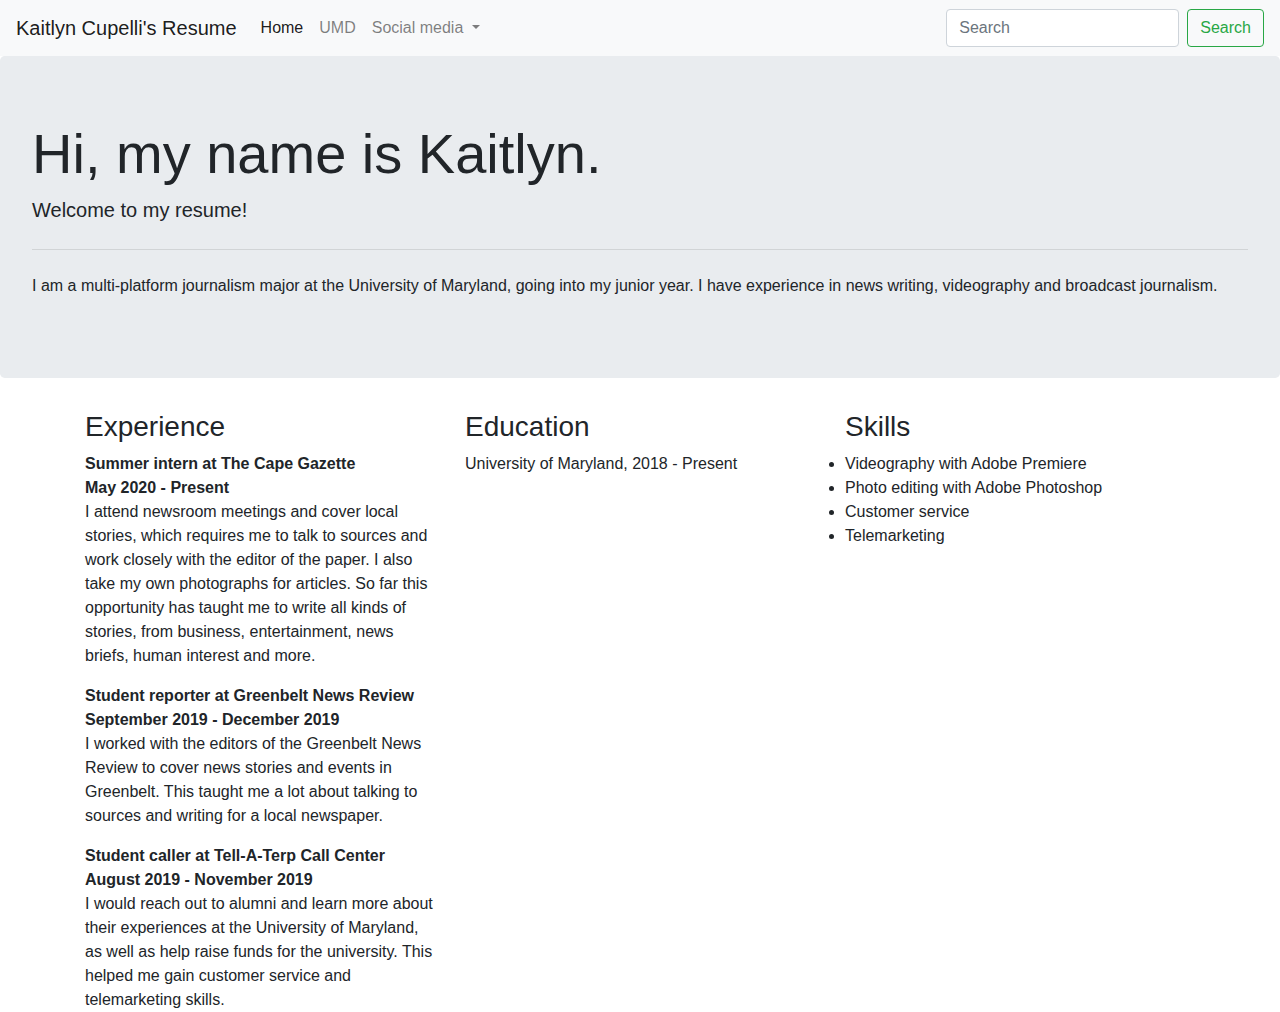
<file: resume-project/bootstrap-template.html>
<!doctype html>
<html lang="en">
<head>
  <meta name="viewport" content="width=device-width, initial-scale=1.0">

  <title>Kaitlyn Cupelli Resume</title>

  <!-- Bootstrap CSS -->
  <link rel="stylesheet" href="https://stackpath.bootstrapcdn.com/bootstrap/4.4.1/css/bootstrap.min.css" integrity="sha384-Vkoo8x4CGsO3+Hhxv8T/Q5PaXtkKtu6ug5TOeNV6gBiFeWPGFN9MuhOf23Q9Ifjh" crossorigin="anonymous">

  </head>

  <body>

<!-- Navbar starts here -->

    <nav class="navbar navbar-expand-lg navbar-light bg-light">
   <a class="navbar-brand" href="#">Kaitlyn Cupelli's Resume</a>
   <button class="navbar-toggler" type="button" data-toggle="collapse" data-target="#navbarSupportedContent" aria-controls="navbarSupportedContent" aria-expanded="false" aria-label="Toggle navigation">
     <span class="navbar-toggler-icon"></span>
   </button>

   <div class="collapse navbar-collapse" id="navbarSupportedContent">
     <ul class="navbar-nav mr-auto">
       <li class="nav-item active">
         <a class="nav-link" href="#">Home <span class="sr-only">(current)</span></a>
       </li>
       <li class="nav-item">
         <a class="nav-link" href="https://umd.edu" target="_blank">UMD</a>
       </li>
       <li class="nav-item dropdown">
         <a class="nav-link dropdown-toggle" href="#" id="navbarDropdown" role="button" data-toggle="dropdown" aria-haspopup="true" aria-expanded="false">
           Social media
         </a>
         <div class="dropdown-menu" aria-labelledby="navbarDropdown">
           <a class="dropdown-item" href="https://www.twitter.com/kcupelli24" target="-blank">Twitter</a>
           <a class="dropdown-item" href="https://www.linkedin.com/in/kaitlyn-cupelli-23786a186" target="_blank">LinkedIn</a>
         </div>
       </li>
     </ul>
     <form class="form-inline my-2 my-lg-0">
       <input class="form-control mr-sm-2" type="search" placeholder="Search" aria-label="Search">
       <button class="btn btn-outline-success my-2 my-sm-0" type="submit">Search</button>
     </form>
   </div>
  </nav>

  <!-- Navbar ends here -->

<!-- Jumbotron starts here -->

  <div class="jumbotron">
 <h1 class="display-4">Hi, my name is Kaitlyn.</h1>
 <p class="lead">Welcome to my resume!</p>
 <hr class="my-4">
 <p>I am a multi-platform journalism major at the University of Maryland, going into my junior year. I have experience in news writing, videography and broadcast journalism.</p>

</div>

<!-- Jumbotron ends here -->

<div class="container">

<!-- Experience, education and skills -->

<div class="row">
  <div class="col-md-4">
                          <h3>Experience</h3>
                          <div class="jobtitle"><strong>Summer intern at The Cape Gazette</strong></div>
                          <div class="date"><strong>May 2020 - Present</strong></div>
                          <div class="description">I attend newsroom meetings and cover local stories, which requires me to talk to sources and work closely with the editor of the paper. I also take my own photographs for articles. So far this opportunity has taught me to write all kinds of stories, from business, entertainment, news briefs, human interest and more.</div>
<p></p>
                          <div class="jobtitle"><strong>Student reporter at Greenbelt News Review</strong></div>
                          <div class="date"><strong>September 2019 - December 2019</strong></div>
                          <div class="description">I worked with the editors of the Greenbelt News Review to cover news stories and events in Greenbelt. This taught me a lot about talking to sources and writing for a local newspaper.</div>
<p></p>
                          <div class="jobtitle"><strong>Student caller at Tell-A-Terp Call Center</strong></div>
                          <div class="date"><strong>August 2019 - November 2019</strong></div>
                          <div class="description">I would reach out to alumni and learn more about their experiences at the University of Maryland, as well as help raise funds for the university. This helped me gain customer service and telemarketing skills.</div>
                  </div>

                  <div class="col-md-4">
                          <h3>Education</h3>
                          <p>University of Maryland, 2018 - Present</p>
                  </div>
                  <div class="col-md-4">
                          <h3>Skills</h3>
                          <li>Videography with Adobe Premiere</li>
                          <li>Photo editing with Adobe Photoshop</li>
                          <li>Customer service</li>
                          <li>Telemarketing</li>
                  </div>

</div>


  </div>


  <!-- jQuery first, then Popper.js, then Bootstrap JS -->

  <script src="https://code.jquery.com/jquery-3.4.1.slim.min.js" integrity="sha384-J6qa4849blE2+poT4WnyKhv5vZF5SrPo0iEjwBvKU7imGFAV0wwj1yYfoRSJoZ+n" crossorigin="anonymous"></script>
  <script src="https://cdn.jsdelivr.net/npm/popper.js@1.16.0/dist/umd/popper.min.js" integrity="sha384-Q6E9RHvbIyZFJoft+2mJbHaEWldlvI9IOYy5n3zV9zzTtmI3UksdQRVvoxMfooAo" crossorigin="anonymous"></script>
  <script src="https://stackpath.bootstrapcdn.com/bootstrap/4.4.1/js/bootstrap.min.js" integrity="sha384-wfSDF2E50Y2D1uUdj0O3uMBJnjuUD4Ih7YwaYd1iqfktj0Uod8GCExl3Og8ifwB6" crossorigin="anonymous"></script>

    </body>

    </html>
</file>
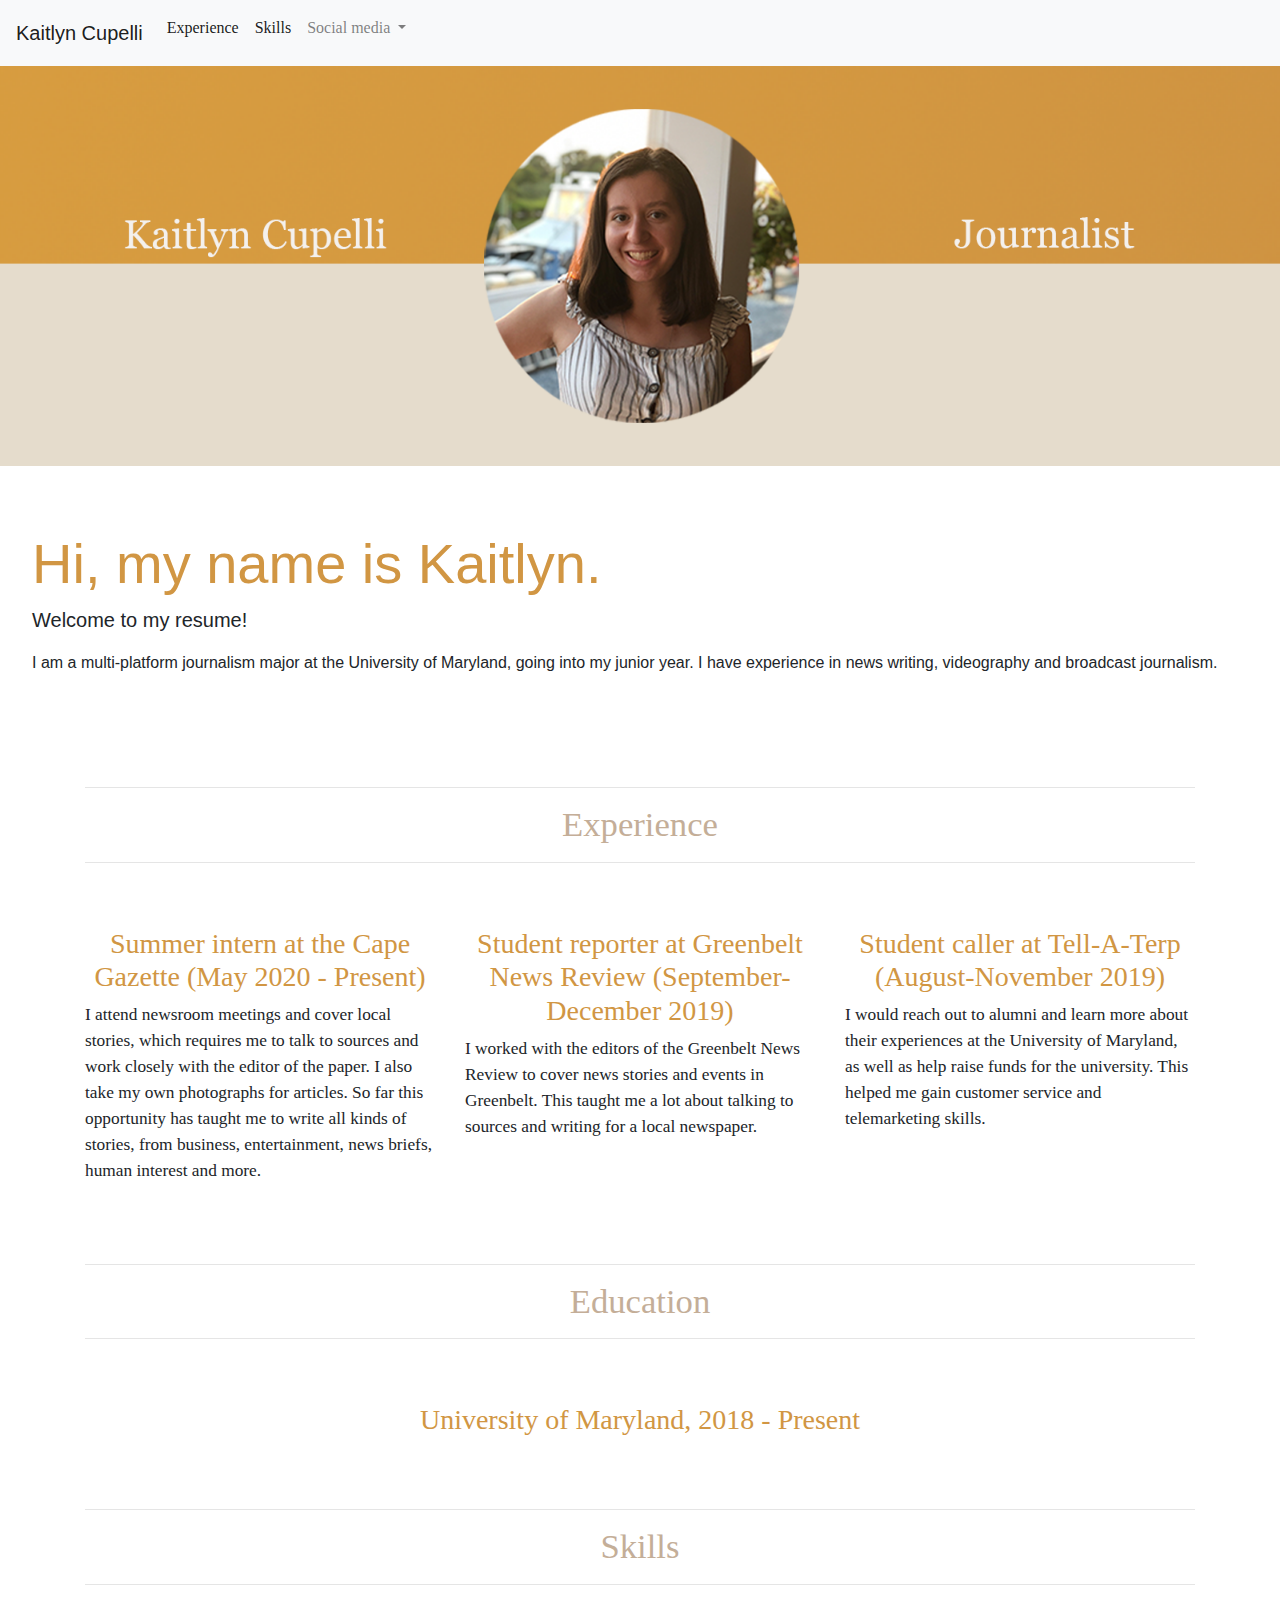
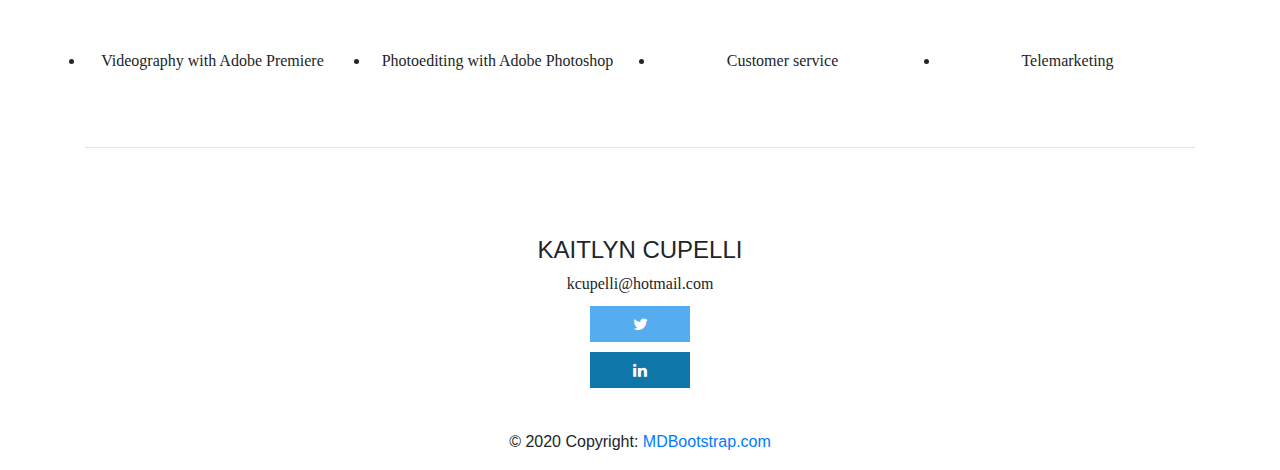
<file: resume-project/kaitlyn-cupelli-resume.html>
<!doctype html>
<html lang="en">
<head>
  <meta name="viewport" content="width=device-width, initial-scale=1.0">

  <title>Kaitlyn Cupelli Resume</title>

  <!-- Bootstrap CSS -->
  <link rel="stylesheet" href="https://stackpath.bootstrapcdn.com/bootstrap/4.4.1/css/bootstrap.min.css" integrity="sha384-Vkoo8x4CGsO3+Hhxv8T/Q5PaXtkKtu6ug5TOeNV6gBiFeWPGFN9MuhOf23Q9Ifjh" crossorigin="anonymous">

<link rel="stylesheet" type="text/css" href="stylesheet.css">

<!-- Add icon library -->
<link rel="stylesheet" href="https://cdnjs.cloudflare.com/ajax/libs/font-awesome/4.7.0/css/font-awesome.min.css">


  </head>

  <body>

<!-- Navbar starts here -->

    <nav class="navbar navbar-expand-lg navbar-light bg-light">
   <a class="navbar-brand" href="#">Kaitlyn Cupelli</a>
   <button class="navbar-toggler" type="button" data-toggle="collapse" data-target="#navbarSupportedContent" aria-controls="navbarSupportedContent" aria-expanded="false" aria-label="Toggle navigation">
     <span class="navbar-toggler-icon"></span>
   </button>

   <div class="collapse navbar-collapse" id="navbarSupportedContent">
     <ul class="navbar-nav mr-auto">
       <li class="nav-item active">
         <a class="nav-link" href="#experience">Experience <span class="sr-only">(current)</span></a>
       </li>
       <li class="nav-item active">
         <a class="nav-link" href="#skills">Skills</a>
       </li>
       <li class="nav-item dropdown">
         <a class="nav-link dropdown-toggle" href="#" id="navbarDropdown" role="button" data-toggle="dropdown" aria-haspopup="true" aria-expanded="false">
           Social media
         </a>
         <div class="dropdown-menu" aria-labelledby="navbarDropdown">
           <a class="dropdown-item" href="https://www.twitter.com/kcupelli24" target="-blank">Twitter</a>
           <a class="dropdown-item" href="https://www.linkedin.com/in/kaitlyn-cupelli-23786a186" target="_blank">LinkedIn</a>
         </div>
       </li>
     </ul>
   </div>
  </nav>

  <!-- Navbar ends here -->

<img src="resume-banner.png"

<!-- Jumbotron starts here -->

  <div class="jumbotron">
 <h1 class="display-4">Hi, my name is Kaitlyn.</h1>
 <p class="lead">Welcome to my resume!</p>
 <p>I am a multi-platform journalism major at the University of Maryland, going into my junior year. I have experience in news writing, videography and broadcast journalism.</p>

</div>

<!-- Jumbotron ends here -->

<div class="container">

<!-- Experience -->

<hr>

<a id="experience"><h2>Experience</h2></a>

<hr>

<br></br>

<div class="row">
  <div class="col-md-4">
                        <h3>Summer intern at the Cape Gazette (May 2020 - Present)</h3>
                        <p>I attend newsroom meetings and cover local stories, which requires me to talk to sources and work closely with the editor of the paper. I also take my own photographs for articles. So far this opportunity has taught me to write all kinds of stories, from business, entertainment, news briefs, human interest and more.</p>
                </div>

                <div class="col-md-4">
                        <h3>Student reporter at Greenbelt News Review (September-December 2019)</h3>
                        <p>I worked with the editors of the Greenbelt News Review to cover news stories and events in Greenbelt. This taught me a lot about talking to sources and writing for a local newspaper.</p>
                </div>
                <div class="col-md-4">
                        <h3>Student caller at Tell-A-Terp (August-November 2019)</h3>
                        <p>I would reach out to alumni and learn more about their experiences at the University of Maryland, as well as help raise funds for the university. This helped me gain customer service and telemarketing skills.</p>
                </div>
        </div>

<br></br>

<hr>

<!-- Education -->

<h2>Education</h2>

<hr>

<br></br>

<h3>University of Maryland, 2018 - Present</h3>

<br></br>

<hr>

<a id="skills"><h2>Skills</h2>

<hr>

<br></br>

<div class="row">
  <div class="col-md-3">
                        <li>Videography with Adobe Premiere</li>
                </div>

                <div class="col-md-3">
                        <li>Photoediting with Adobe Photoshop</li>
                </div>
                <div class="col-md-3">
                        <li>Customer service</li>
                </div>
                <div class="col-md-3">
                  <li>Telemarketing</li>
        </div>

</div>

<br></br>
<hr>
<br></br>

<!-- Footer -->
<footer class="page-footer font-small blue pt-4">

  <!-- Footer Links -->
  <div class="container-fluid text-center text-md-left">

    <!-- Grid row -->
    <div class="row">

      <!-- Grid column -->
      <div class="col-md-12">

        <!-- Content -->
        <h4 class="text-uppercase">Kaitlyn Cupelli</h4>
        <ul class="list-unstyled">
          <li>
            kcupelli@hotmail.com
          </li>
          <li>
            <a href="https://www.twitter.com/kcupelli24" class="fa fa-twitter"></a>
          </li>
          <li>
            <a href="https://www.linkedin.com/in/kaitlyn-cupelli-23786a186" class="fa fa-linkedin"></a>
          </li>
        </ul>

      </div>

    </div>
    <!-- Grid row -->

  </div>
  <!-- Footer Links -->

  <!-- Copyright -->
  <div class="footer-copyright text-center py-3">© 2020 Copyright:
    <a href="https://mdbootstrap.com/"> MDBootstrap.com</a>
  </div>
  <!-- Copyright -->

</footer>
<!-- Footer -->

  </div>


  <!-- jQuery first, then Popper.js, then Bootstrap JS -->

  <script src="https://code.jquery.com/jquery-3.4.1.slim.min.js" integrity="sha384-J6qa4849blE2+poT4WnyKhv5vZF5SrPo0iEjwBvKU7imGFAV0wwj1yYfoRSJoZ+n" crossorigin="anonymous"></script>
  <script src="https://cdn.jsdelivr.net/npm/popper.js@1.16.0/dist/umd/popper.min.js" integrity="sha384-Q6E9RHvbIyZFJoft+2mJbHaEWldlvI9IOYy5n3zV9zzTtmI3UksdQRVvoxMfooAo" crossorigin="anonymous"></script>
  <script src="https://stackpath.bootstrapcdn.com/bootstrap/4.4.1/js/bootstrap.min.js" integrity="sha384-wfSDF2E50Y2D1uUdj0O3uMBJnjuUD4Ih7YwaYd1iqfktj0Uod8GCExl3Og8ifwB6" crossorigin="anonymous"></script>

    </body>

    </html>
</file>
<file: CupelliLayout/stylesheet.css>
#content {
  width: 900px;
  margin: 0 auto;
}

h1 {
  font-family: Helvetica, "Sans-Serif";
  font-size: 26pt;
  font-color: #444444;
  margin: 0 auto;
  text-align: center;
}

p {
  font-family: Georgia, "Sans-Serif";
  font-size: 13px;
  font-color: #000000;
}

h2 {
  font-family: Helvetica, "Sans-Serif";
  font-size: 14px;
  font-style: italic;
  text-align: center;
}

.banner {
margin-left: auto;
margin-right: auto;
display: block;
padding-bottom: 5px;
}

figure {
  margin: 0 auto;
}

figcaption {
  font-size: 10pt;
}

h3 {
  font-family: Helvetica, "Sans-Serif";
  font-size: 16pt;
}

.wrapper {
  text-align: center;
}

blockquote {
  font-family: Georgia, "Sans-Serif";
  font-size: 20px;
  font-style: italic;
  width: 500px;
  margin: 0.25em 0;
  padding: 0.35em 40px;
  line-height: 1.45;
  position: relative;
  color: #383838;
}

blockquote::before {
  display: block;
  padding-left: 10px;
  content: "\201C";
  font-size: 80px;
  position: absolute;
  left: -20px;
  top: -20px;
  color: #7a7a7a;
}

blockquote cite {
  color: #999999;
  font-size: 14px;
  display: block;
  margin-top: 5px;
}

blockquote cite:before {
  content: "\2014 \2009";
}
</file>
<file: midterm/stylesheet.css>
#content {
  margin: 0 auto;
  width: 900px;
}

/*
Hello! 
*/

h1 {
  font-family: "Sans-Serif";
  font-size: 30pt;
  margin: 0 auto;
  text-align: center;
  text-decoration: underline
  maroon;
  padding-bottom: 5px;
}

h2 {
  font-family: Georgia, "Sans-Serif";
  font-size: 18pt;
  text-align: center;
}

#byline {
  font-family: Helvetica, Arial;
  font-size: 10pt;
}

p {
  font-family: Helvetica, Arial, "Sans-Serif";
  font-size: 12px;
}

.banner {
  margin-left: auto;
  margin-right: auto;
  display: block;
  padding-bottom: 5px;
}

figure {
  margin-left: auto;
  margin-right: auto;
}

figcaption {
  font-family: Helvetica, "Sans-Serif";
  color: #808080;
  font-size: 8px;
  text-align: center;
}

.pic2 {
  display: block;
  margin-left: auto;
  margin-right: auto;
}

.map {
  display: block;
  margin-left: auto;
  margin-right: auto;
}

blockquote {
  display: block;
  border-width: 2px 0;
  border-style: solid;
  border-color: #eee;
  padding: 1.5em 0 0.5em;
  margin: 1.5em 0;
  position: relative;
  font-family: Georgia;
  color: #800000;
}

blockquote:before {
  content:'\201C';
  position: absolute;
  top: 0em;
  left: 50%;
  transform: translate(-50%, -50%);
  background: #fff
  width: 3rem;
  height: 2rem;
  font: 6em/1.08em 'PT Sans', sans-serif;
  color: #666;
  text-align: center;
}

blockquote:after {
  content: "\2013 \2003" attr(cite);
  display: block;
  text-align: right;
  font-size: 0.875em;
  color: #e74c3c;
}
</file>
<file: final/style.css>
.container {
  width: 100%;
  margin-right: auto;
}

/* Navbar */

.nav-logo {
  color: #000;
  margin: 0 auto;
  font-weight: 700;
  text-transform: uppercase;
}

.purple {
  color: #505198;
}

.lightpurple {
  color: #b9a6ce;
}

/* Navbar end */

/* Splashbar */

.hero-container {
  position: relative;
  text-align: center;
  color: #fff;
}

.hero-image {
  width: 100%;
}

.overlay {
  position: absolute;
  top:40%;
  width: 100%;
  background: #000;
  opacity:.7;
}

.hero-head {
  font-family: Georgia, serif;
  font-size: 3em;
  color: #fff;
  margin: 0 auto;
  padding-bottom:10px;
}

.hero-sub {
  font-family: 'Montserrat', sans-serif;
  font-size: .25em;
}

/* Splashbar ends */

@media(max-width: 700px) {
  p {
    padding-left: 20px;
    padding-right: 10px;
  }
  .chapter {
    font-size: 2em;
  }
  .chapter-middle {
    font-size: 2em;
  }
  .chapter-middle {
    font-size: 2em;
  }
  .image-caption {
    font-size: 1em;
  }
  .headline {
    font-size: 2em;
  }
  .hero-head {
    font-size: 1.5em;
  }
}

/* Head */

.headline {
  font-size:3em;
  font-weight:700;
  text-align:center;
  font-family:'Montserrat', sans-serif;
}

.byline {
  font-size:1em;
  text-transform:uppercase;
  font-family: 'Montserrat', sans-serif;
  text-align:center;
}

/* End head */

/* Body */

p {
  font-family: Georgia, serif;
  line-height: 180%;
}

.chapter {
  font-size:2em;
  font-weight:700;
  font-family:'Montserrat', sans-serif;
  padding-bottom: 5px;
  text-decoration: underline;
  text-align: left;
  color: #505198;
}

.chapter-middle {
  font-size:2em;
  font-weight:700;
  font-family:'Montserrat', sans-serif;
  padding-bottom: 5px;
  text-decoration: underline;
  text-align: center;
  color: #505198;
}

.chapter-right {
  font-size:2em;
  font-weight:700;
  font-family:'Montserrat', sans-serif;
  padding-bottom: 5px;
  text-decoration: underline;
  text-align: right;
  color: #505198;
}

.image-caption {
  font-size:1em;
  font-family: 'Montserrat', sans-serif;
  align:right;
  color: #808080;
}

.h3 {
  font-size:1em;
  font-weight:700;
  text-align:center;
  font-family:'Montserrat', sans-serif;
}

/* Timeline */

.timeline {
    position: relative;
    padding:4px 0 0 0;
    margin-top:22px;
    list-style: none;
    width: 100%;
}

.timeline>li:nth-child(even) {
    position: relative;
    margin-bottom: 50px;
    height: 180px;
    right:-100px;
    width: 100%;
}

.timeline>li:nth-child(odd) {
    position: relative;
    margin-bottom: 50px;
    height: 180px;
    left:-100px;
    width: 100%;
}

.timeline>li:before,
.timeline>li:after {
    content: " ";
    display: table;
    width: 100%;
}

.timeline>li:after {
    clear: both;
    min-height: 170px;
    width: 100%;
}

.timeline > li .timeline-panel {
  position: relative;
  float: left;
  width: 41%;
  padding: 0 20px 20px 30px;
  text-align: right;
}

.timeline>li .timeline-panel:before {
    right: auto;
    left: -15px;
    border-right-width: 15px;
    border-left-width: 0;
}

.timeline>li .timeline-panel:after {
    right: auto;
    left: -14px;
    border-right-width: 14px;
    border-left-width: 0;
}

.timeline>li .timeline-image {
    z-index: 100;
    position: absolute;
    left: 50%;
    border: 7px solid #ffffff;
    border-radius: 100%;
    background-color: #ffffff;
    box-shadow: 0 0 5px #d3a6de;
    width: 200px;
    height: 200px;
    margin-left: -100px;
}

.timeline>li .timeline-image h4 {
    margin-top: 12px;
    font-size: 10px;
    line-height: 14px;
}

.timeline>li.timeline-inverted>.timeline-panel {
    float: right;
    padding: 0 30px 20px 20px;
    text-align: left;
}

.timeline>li.timeline-inverted>.timeline-panel:before {
    right: auto;
    left: -15px;
    border-right-width: 15px;
    border-left-width: 0;
}

.timeline>li.timeline-inverted>.timeline-panel:after {
    right: auto;
    left: -14px;
    border-right-width: 14px;
    border-left-width: 0;
}

.timeline>li:last-child {
    margin-bottom: 0;
}

.timeline .timeline-heading h4 {
  margin-top:22px;
    margin-bottom: 4px;
    padding:0;
    color: #b3b3b3;
}

.timeline .timeline-heading h4.subheading {
  margin:0;
  padding:0;
    text-transform: none;
    font-size:18px;
    color:#333333;
}

.timeline .timeline-body>p,
.timeline .timeline-body>ul {
    margin-bottom: 0;
    color:#808080;
}
/*Style for even div.line*/
.timeline>li:nth-child(odd) .line:before {
    content: "";
    position: absolute;
    top: 60px;
    bottom: 0;
    left: 690px;
    width: 4px;
    height:340px;
    background-color: #b9a6ce;
    -ms-transform: rotate(-44deg); /* IE 9 */
    -webkit-transform: rotate(-44deg); /* Safari */
    transform: rotate(-44deg);
    box-shadow: 0 0 5px #b9a6ce;
}
/*Style for odd div.line*/
.timeline>li:nth-child(even) .line:before  {
    content: "";
    position: absolute;
    top: 60px;
    bottom: 0;
    left: 450px;
    width: 4px;
    height:340px;
    background-color: #b9a6ce;
    -ms-transform: rotate(44deg); /* IE 9 */
    -webkit-transform: rotate(44deg); /* Safari */
    transform: rotate(44deg);
    box-shadow: 0 0 5px #b9a6ce;
}
/* Medium Devices, .visible-md-* */
@media (min-width: 992px) and (max-width: 1199px) {
  .timeline > li:nth-child(even) {
    margin-bottom: 0px;
    min-height: 0px;
    right: 0px;
  }
  .timeline > li:nth-child(odd) {
    margin-bottom: 0px;
    min-height: 0px;
    left: 0px;
  }
  .timeline>li:nth-child(even) .timeline-image {
    left: 0;
    margin-left: 0px;
  }
  .timeline>li:nth-child(odd) .timeline-image {
    left: 690px;
    margin-left: 0px;
  }
  .timeline > li:nth-child(even) .timeline-panel {
    width: 76%;
    padding: 0 0 20px 0px;
    text-align: left;
  }
  .timeline > li:nth-child(odd) .timeline-panel {
    width: 70%;
    padding: 0 0 20px 0px;
    text-align: right;
  }
  .timeline > li .line {
    display: none;
  }
}
/* Small Devices, Tablets */
@media (min-width: 768px) and (max-width: 991px) {
  .timeline > li:nth-child(even) {
    margin-bottom: 0px;
    min-height: 0px;
    right: 0px;
  }
  .timeline > li:nth-child(odd) {
    margin-bottom: 0px;
    min-height: 0px;
    left: 0px;
  }
  .timeline>li:nth-child(even) .timeline-image {
    left: 0;
    margin-left: 0px;
  }
  .timeline>li:nth-child(odd) .timeline-image {
    left: 520px;
    margin-left: 0px;
  }
  .timeline > li:nth-child(even) .timeline-panel {
    width: 70%;
    padding: 0 0 20px 0px;
    text-align: left;
  }
  .timeline > li:nth-child(odd) .timeline-panel {
    width: 70%;
    padding: 0 0 20px 0px;
    text-align: right;
  }
  .timeline > li .line {
    display: none;
  }
}
/* Custom, iPhone Retina */
@media only screen and (max-width: 767px) {
  .timeline > li:nth-child(even) {
    margin-bottom: 0px;
    min-height: 0px;
    right: 0px;
  }
  .timeline > li:nth-child(odd) {
    margin-bottom: 0px;
    min-height: 0px;
    left: 0px;
  }
  .timeline>li .timeline-image {
    position: static;
    width: 150px;
    height: 150px;
    margin-bottom:0px;
  }
  .timeline>li:nth-child(even) .timeline-image {
    left: 0;
    margin-left: 0;
  }
  .timeline>li:nth-child(odd) .timeline-image {
    float:right;
    left: 0px;
    margin-left:0;
  }
  .timeline > li:nth-child(even) .timeline-panel {
    width: 100%;
    padding: 0 0 20px 14px;
  }
  .timeline > li:nth-child(odd) .timeline-panel {
    width: 100%;
    padding: 0 14px 20px 0px;
  }
  .timeline > li .line {
    display: none;
  }
}
.img-responsive {
  width: 100%;
  border-radius: 50%;
  overflow: hidden;
}

.img-fluid {
  width: 100%;
}

@media screen and (max-width: 800px) {
  .img-fluid {
    width: 100%;
  }
  .col-md-6 {
    width: 100%;
  }
  .col-md-4 {
    width: 100%;
  }
  .audio {
    width: 100%;
  }
  .video {
    width: 100%;
  }
}

@media screen and (max-width: 400px) {
  .img-fluid {
    display: block;
  }
  .audio {
    display: none;
  }
  .video {
    display: none;
  }
}

/* End timeline */

/* Pullquote */

blockquote {
  display: block;
  border-width: 2px 0;
  border-style: solid;
  border-color: #eee;
  padding: 1.5em 0 0.5em;
  margin: 1.5em 0;
  position: relative;
  font-size: 18pt;
  font-family: 'Montserrat', sans-serif;
}
blockquote:before {
  content: '\201C';
  position: absolute;
  top: 0em;
  left: 50%;
  transform: translate(-50%, -50%);
  background: #fff;
  width: 3rem;
  height: 2rem;
  font: 6em/1.08em 'PT Sans', sans-serif;
  color: #666;
  text-align: center;
}
blockquote:after {
  content: "\2013 \2003" attr(cite);
  display: block;
  text-align: right;
  font-size: 0.875em;
  color: #b9a6ce;
}

/* End pullquote */

/* Footer */

.footer {
  text-align: center;
  padding: 3px;
  background-color: black;
  color: white;
}

/* End footer */
</file>
<file: html-frame/style.css>
.container {
  width: 100%;
  margin-right: auto;
}

/* Navbar */

.nav-logo {
  color: #000;
  margin: 0 auto;
  font-weight: 700;
  text-transform: uppercase;
}

.purple {
  color: #505198;
}

.lightpurple {
  color: #b9a6ce;
}

/* Navbar end */

/* Splashbar */

.hero-container {
  position: relative;
  text-align: center;
  color: #fff;
}

.hero-image {
  width: 100%;
}

.overlay {
  position: absolute;
  top:40%;
  width: 100%;
}

.hero-head {
  font-family: Georgia, serif;
  font-size: 4em;
  color: #fff;
  margin: 0 auto;
  padding-bottom:10px;
}

.hero-sub {
  font-family: 'Montserrat', sans-serif;
  font-size: .25em;
}

/* Splashbar ends */

.headline {
  font-size:3em;
  font-weight:700;
  text-align:center;
  font-family:'Montserrat', sans-serif;
}

.byline {
  font-size:1em;
  text-transform:uppercase;
  font-family: 'Montserrat', sans-serif;
  text-align:center;
}

p {
  font-family: Georgia, serif;
  line-height: 180%;
}

.chapter {
  font-size:2em;
  font-weight:700;
  font-family:'Montserrat', sans-serif;
  padding-bottom: 5px;
  text-decoration: underline;
  text-align: left;
  color: #505198;
}

.chapter-middle {
  font-size:2em;
  font-weight:700;
  font-family:'Montserrat', sans-serif;
  padding-bottom: 5px;
  text-decoration: underline;
  text-align: center;
  color: #505198;
}

.chapter-right {
  font-size:2em;
  font-weight:700;
  font-family:'Montserrat', sans-serif;
  padding-bottom: 5px;
  text-decoration: underline;
  text-align: right;
  color: #505198;
}

.img-responsive {
  width: 100%;
  border-radius: 50%;
}

.image-caption {
  font-size:1em;
  font-family: 'Montserrat', sans-serif;
  color: #808080;
}

.h3 {
  font-size:1em;
  font-weight:700;
  text-align:center;
  font-family:'Montserrat', sans-serif;
}

/* Timeline */

.timeline {
    position: relative;
    padding:4px 0 0 0;
    margin-top:22px;
    list-style: none;
    width: 100%;
}

.timeline>li:nth-child(even) {
    position: relative;
    margin-bottom: 50px;
    height: 180px;
    right:-100px;
    width: 100%;
}

.timeline>li:nth-child(odd) {
    position: relative;
    margin-bottom: 50px;
    height: 180px;
    left:-100px;
    width: 100%;
}

.timeline>li:before,
.timeline>li:after {
    content: " ";
    display: table;
    width: 100%;
}

.timeline>li:after {
    clear: both;
    min-height: 170px;
    width: 100%;
}

.timeline > li .timeline-panel {
  position: relative;
  float: left;
  width: 41%;
  padding: 0 20px 20px 30px;
  text-align: right;
}

.timeline>li .timeline-panel:before {
    right: auto;
    left: -15px;
    border-right-width: 15px;
    border-left-width: 0;
}

.timeline>li .timeline-panel:after {
    right: auto;
    left: -14px;
    border-right-width: 14px;
    border-left-width: 0;
}

.timeline>li .timeline-image {
    z-index: 100;
    position: absolute;
    left: 50%;
    border: 7px solid #ffffff;
    border-radius: 100%;
    background-color: #ffffff;
    box-shadow: 0 0 5px #d3a6de;
    width: 200px;
    height: 200px;
    margin-left: -100px;
}

.timeline>li .timeline-image h4 {
    margin-top: 12px;
    font-size: 10px;
    line-height: 14px;
}

.timeline>li.timeline-inverted>.timeline-panel {
    float: right;
    padding: 0 30px 20px 20px;
    text-align: left;
}

.timeline>li.timeline-inverted>.timeline-panel:before {
    right: auto;
    left: -15px;
    border-right-width: 15px;
    border-left-width: 0;
}

.timeline>li.timeline-inverted>.timeline-panel:after {
    right: auto;
    left: -14px;
    border-right-width: 14px;
    border-left-width: 0;
}

.timeline>li:last-child {
    margin-bottom: 0;
}

.timeline .timeline-heading h4 {
  margin-top:22px;
    margin-bottom: 4px;
    padding:0;
    color: #b3b3b3;
}

.timeline .timeline-heading h4.subheading {
  margin:0;
  padding:0;
    text-transform: none;
    font-size:18px;
    color:#333333;
}

.timeline .timeline-body>p,
.timeline .timeline-body>ul {
    margin-bottom: 0;
    color:#808080;
}
/*Style for even div.line*/
.timeline>li:nth-child(odd) .line:before {
    content: "";
    position: absolute;
    top: 60px;
    bottom: 0;
    left: 690px;
    width: 4px;
    height:340px;
    background-color: #b9a6ce;
    -ms-transform: rotate(-44deg); /* IE 9 */
    -webkit-transform: rotate(-44deg); /* Safari */
    transform: rotate(-44deg);
    box-shadow: 0 0 5px #b9a6ce;
}
/*Style for odd div.line*/
.timeline>li:nth-child(even) .line:before  {
    content: "";
    position: absolute;
    top: 60px;
    bottom: 0;
    left: 450px;
    width: 4px;
    height:340px;
    background-color: #b9a6ce;
    -ms-transform: rotate(44deg); /* IE 9 */
    -webkit-transform: rotate(44deg); /* Safari */
    transform: rotate(44deg);
    box-shadow: 0 0 5px #b9a6ce;
}
/* Medium Devices, .visible-md-* */
@media (min-width: 992px) and (max-width: 1199px) {
  .timeline > li:nth-child(even) {
    margin-bottom: 0px;
    min-height: 0px;
    right: 0px;
  }
  .timeline > li:nth-child(odd) {
    margin-bottom: 0px;
    min-height: 0px;
    left: 0px;
  }
  .timeline>li:nth-child(even) .timeline-image {
    left: 0;
    margin-left: 0px;
  }
  .timeline>li:nth-child(odd) .timeline-image {
    left: 690px;
    margin-left: 0px;
  }
  .timeline > li:nth-child(even) .timeline-panel {
    width: 76%;
    padding: 0 0 20px 0px;
    text-align: left;
  }
  .timeline > li:nth-child(odd) .timeline-panel {
    width: 70%;
    padding: 0 0 20px 0px;
    text-align: right;
  }
  .timeline > li .line {
    display: none;
  }
}
/* Small Devices, Tablets */
@media (min-width: 768px) and (max-width: 991px) {
  .timeline > li:nth-child(even) {
    margin-bottom: 0px;
    min-height: 0px;
    right: 0px;
  }
  .timeline > li:nth-child(odd) {
    margin-bottom: 0px;
    min-height: 0px;
    left: 0px;
  }
  .timeline>li:nth-child(even) .timeline-image {
    left: 0;
    margin-left: 0px;
  }
  .timeline>li:nth-child(odd) .timeline-image {
    left: 520px;
    margin-left: 0px;
  }
  .timeline > li:nth-child(even) .timeline-panel {
    width: 70%;
    padding: 0 0 20px 0px;
    text-align: left;
  }
  .timeline > li:nth-child(odd) .timeline-panel {
    width: 70%;
    padding: 0 0 20px 0px;
    text-align: right;
  }
  .timeline > li .line {
    display: none;
  }
}
/* Custom, iPhone Retina */
@media only screen and (max-width: 767px) {
  .timeline > li:nth-child(even) {
    margin-bottom: 0px;
    min-height: 0px;
    right: 0px;
  }
  .timeline > li:nth-child(odd) {
    margin-bottom: 0px;
    min-height: 0px;
    left: 0px;
  }
  .timeline>li .timeline-image {
    position: static;
    width: 150px;
    height: 150px;
    margin-bottom:0px;
  }
  .timeline>li:nth-child(even) .timeline-image {
    left: 0;
    margin-left: 0;
  }
  .timeline>li:nth-child(odd) .timeline-image {
    float:right;
    left: 0px;
    margin-left:0;
  }
  .timeline > li:nth-child(even) .timeline-panel {
    width: 100%;
    padding: 0 0 20px 14px;
  }
  .timeline > li:nth-child(odd) .timeline-panel {
    width: 100%;
    padding: 0 14px 20px 0px;
  }
  .timeline > li .line {
    display: none;
  }
}

/* End timeline */

/* Pullquote */

blockquote {
  display: block;
  border-width: 2px 0;
  border-style: solid;
  border-color: #eee;
  padding: 1.5em 1em;
  margin: 0 auto;
  position: relative;
  font-size: 18pt;
  font-family: 'Montserrat', sans-serif;
}
blockquote:before {
  content: '\201C';
  position: absolute;
  top: 0em;
  left: 50%;
  transform: translate(-50%, -50%);
  background: #fff;
  width: 3rem;
  height: 2rem;
  font: 6em/1.08em 'Montserrat', sans-serif;
  color: #666;
  text-align: center;
}
blockquote:after {
  content: "\2013 \2003" attr(cite);
  display: block;
  text-align: right;
  font-size: 0.875em;
  color: #b9a6ce;
}

/* End pullquote */

/* Footer */

.footer {
  text-align: center;
  padding: 3px;
  background-color: black;
  color: white;
}

/* End footer */
</file>
<file: resume-project/stylesheet.css>
.container {
  width: 100%;
  margin-right: auto;
}

.description {
  font-family: Georgia, "Sans-Serif";
  font-size: 13pt;
  align: center;
}

.col-md-4 {
  font-family: Georgia, "Sans-Serif";
  font-size: 13pt;
}

.jumbotron {
  background-color: #ffffff;
}

.display-4 {
  color: #d19643;
}

h3 {
  color: #d19643;
  text-align: center;
  font-family: Georgia, "Sans-Serif";
}

h2 {
  text-align: center;
  color: #c4ae98;
  font-family: Georgia, "Sans-Serif";
  font-size: 26pt;
}

li {
    text-align: center;
    font-family: Georgia, "Sans-Serif";
    padding-bottom: 10px;
}

.fa {
  padding: 10px;
  font-size: 40px;
  width: 100px;
  text-align: center;
  text-decoration: none;
}

.fa-twitter {
  background: #55ACEE;
  color: white;
}

.fa-linkedin {
  background: #0e76a8;
  color: white;
}

.text-uppercase {
  text-align: center;
}

.img-fluid {
  margin-left: auto;
  margin-right: auto;
  display: block;
  padding-bottom: 5px;
}

img {
  width: 100%;
  overflow: hidden;
}
</file>
